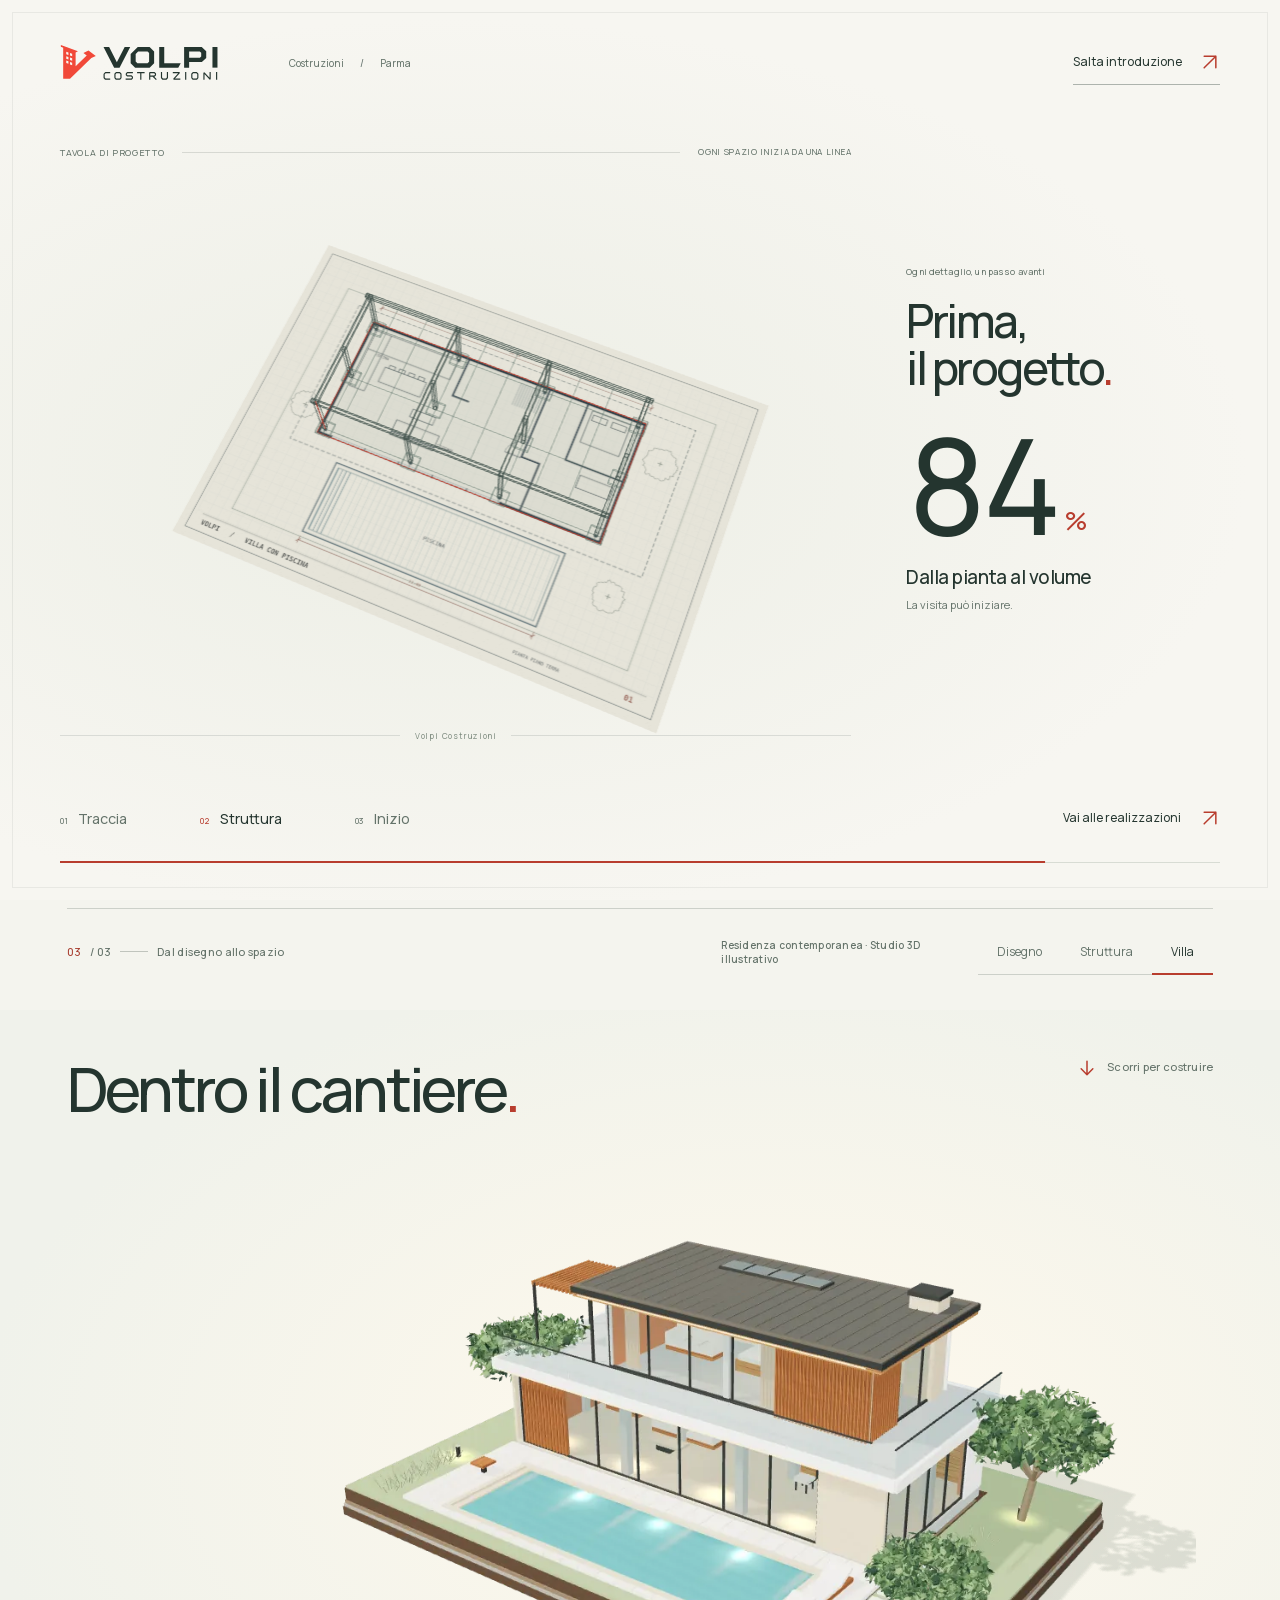
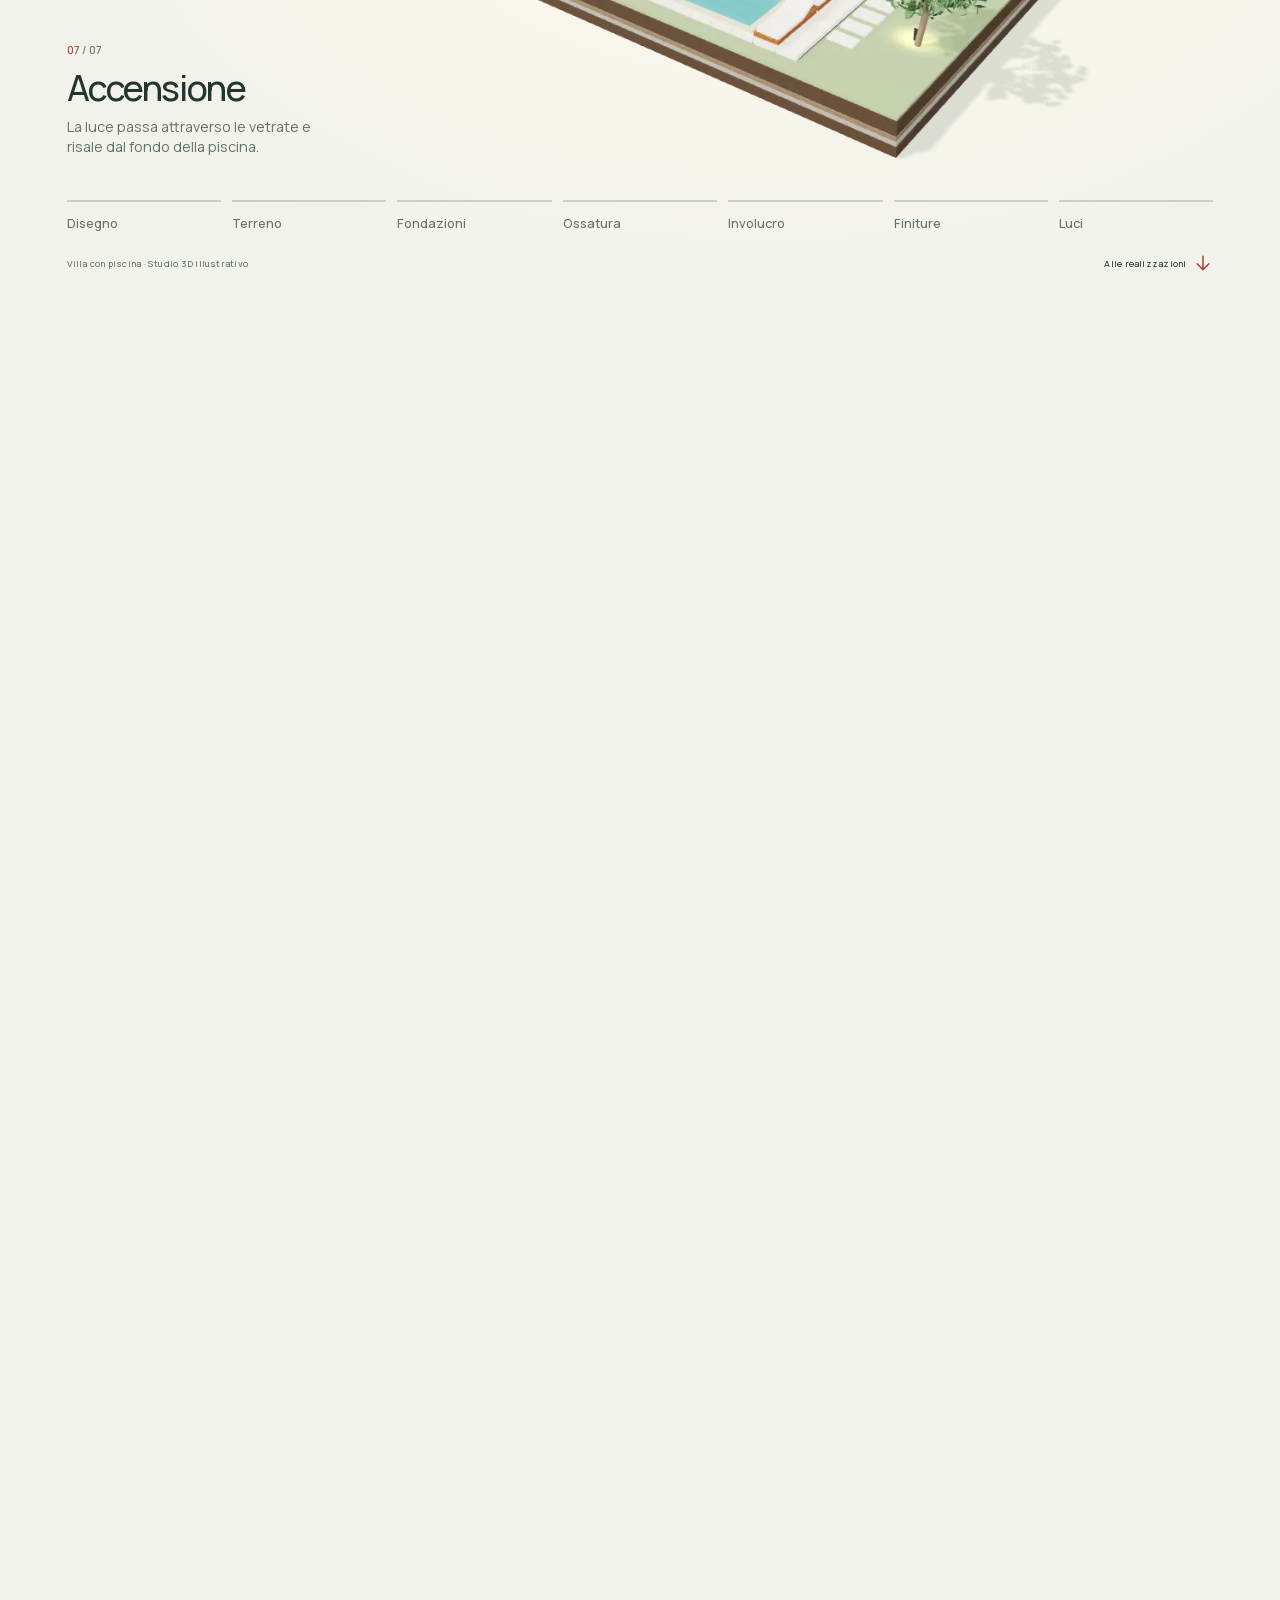
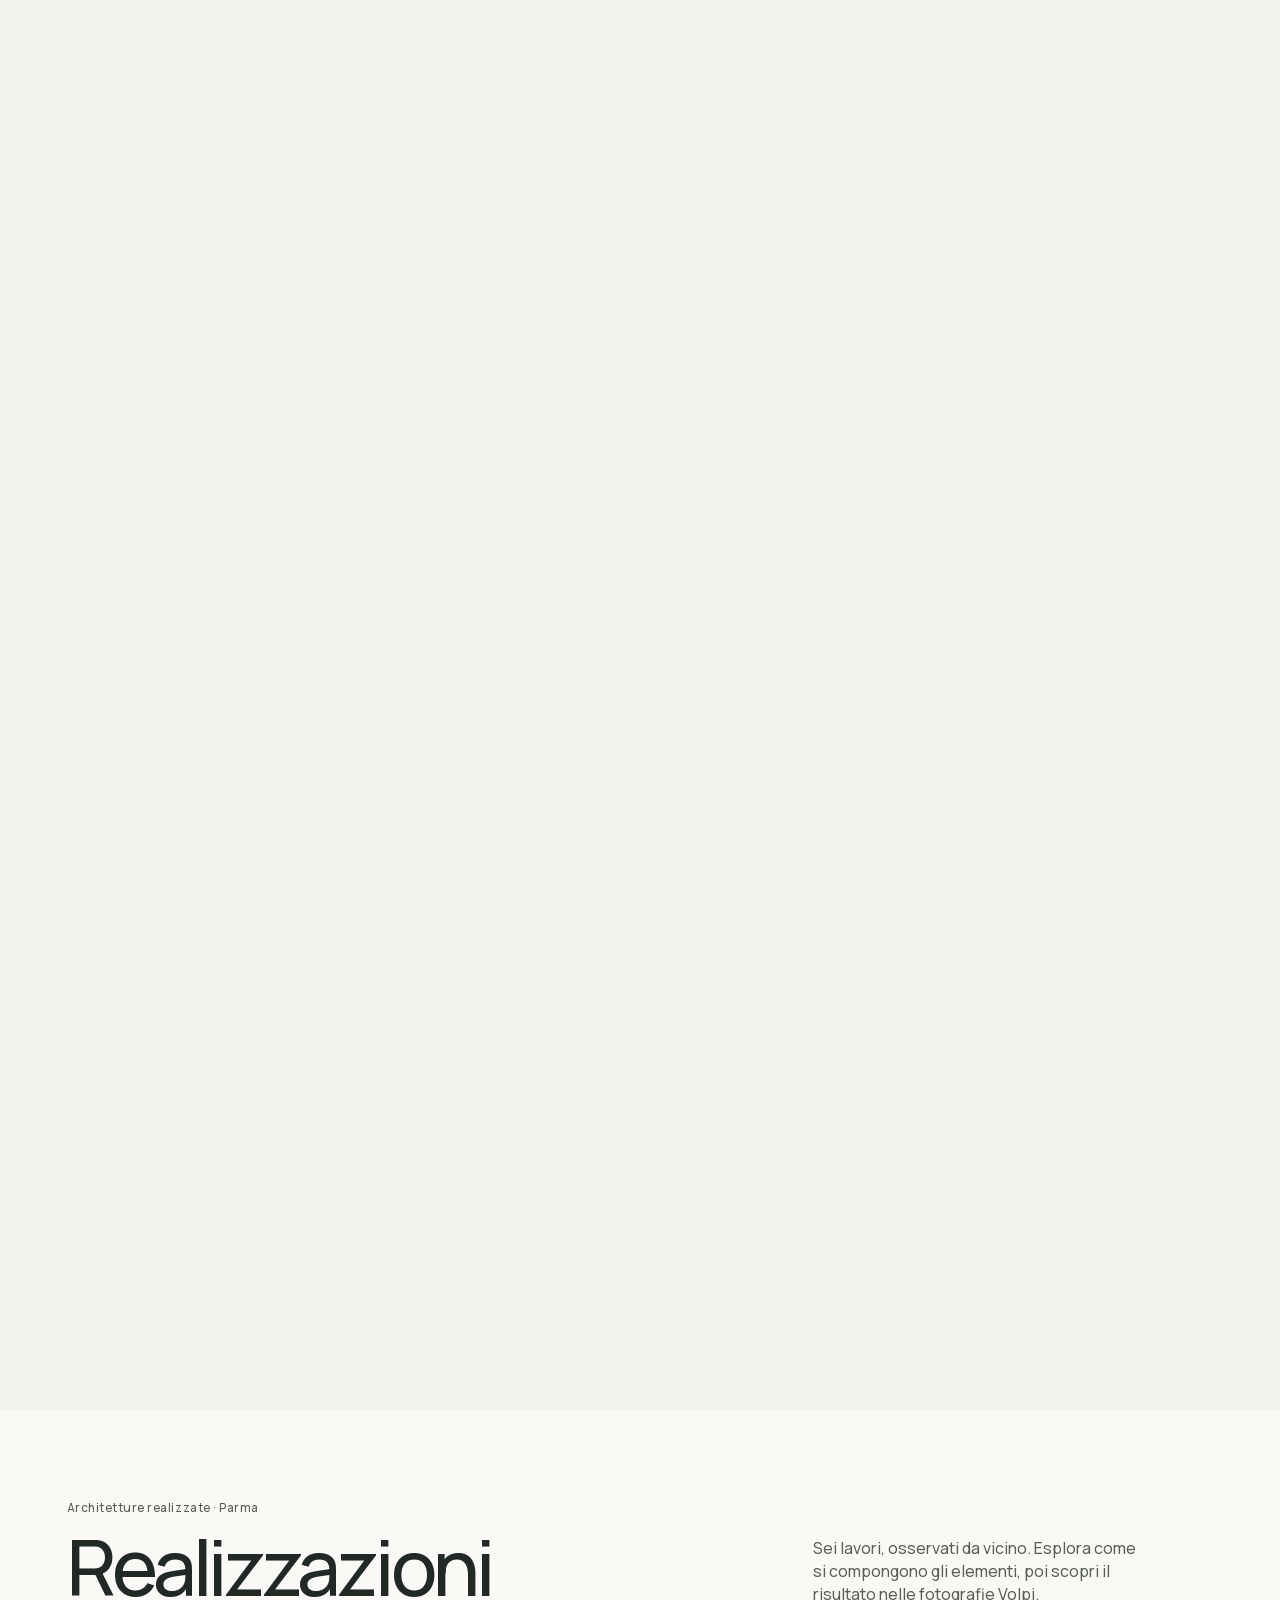
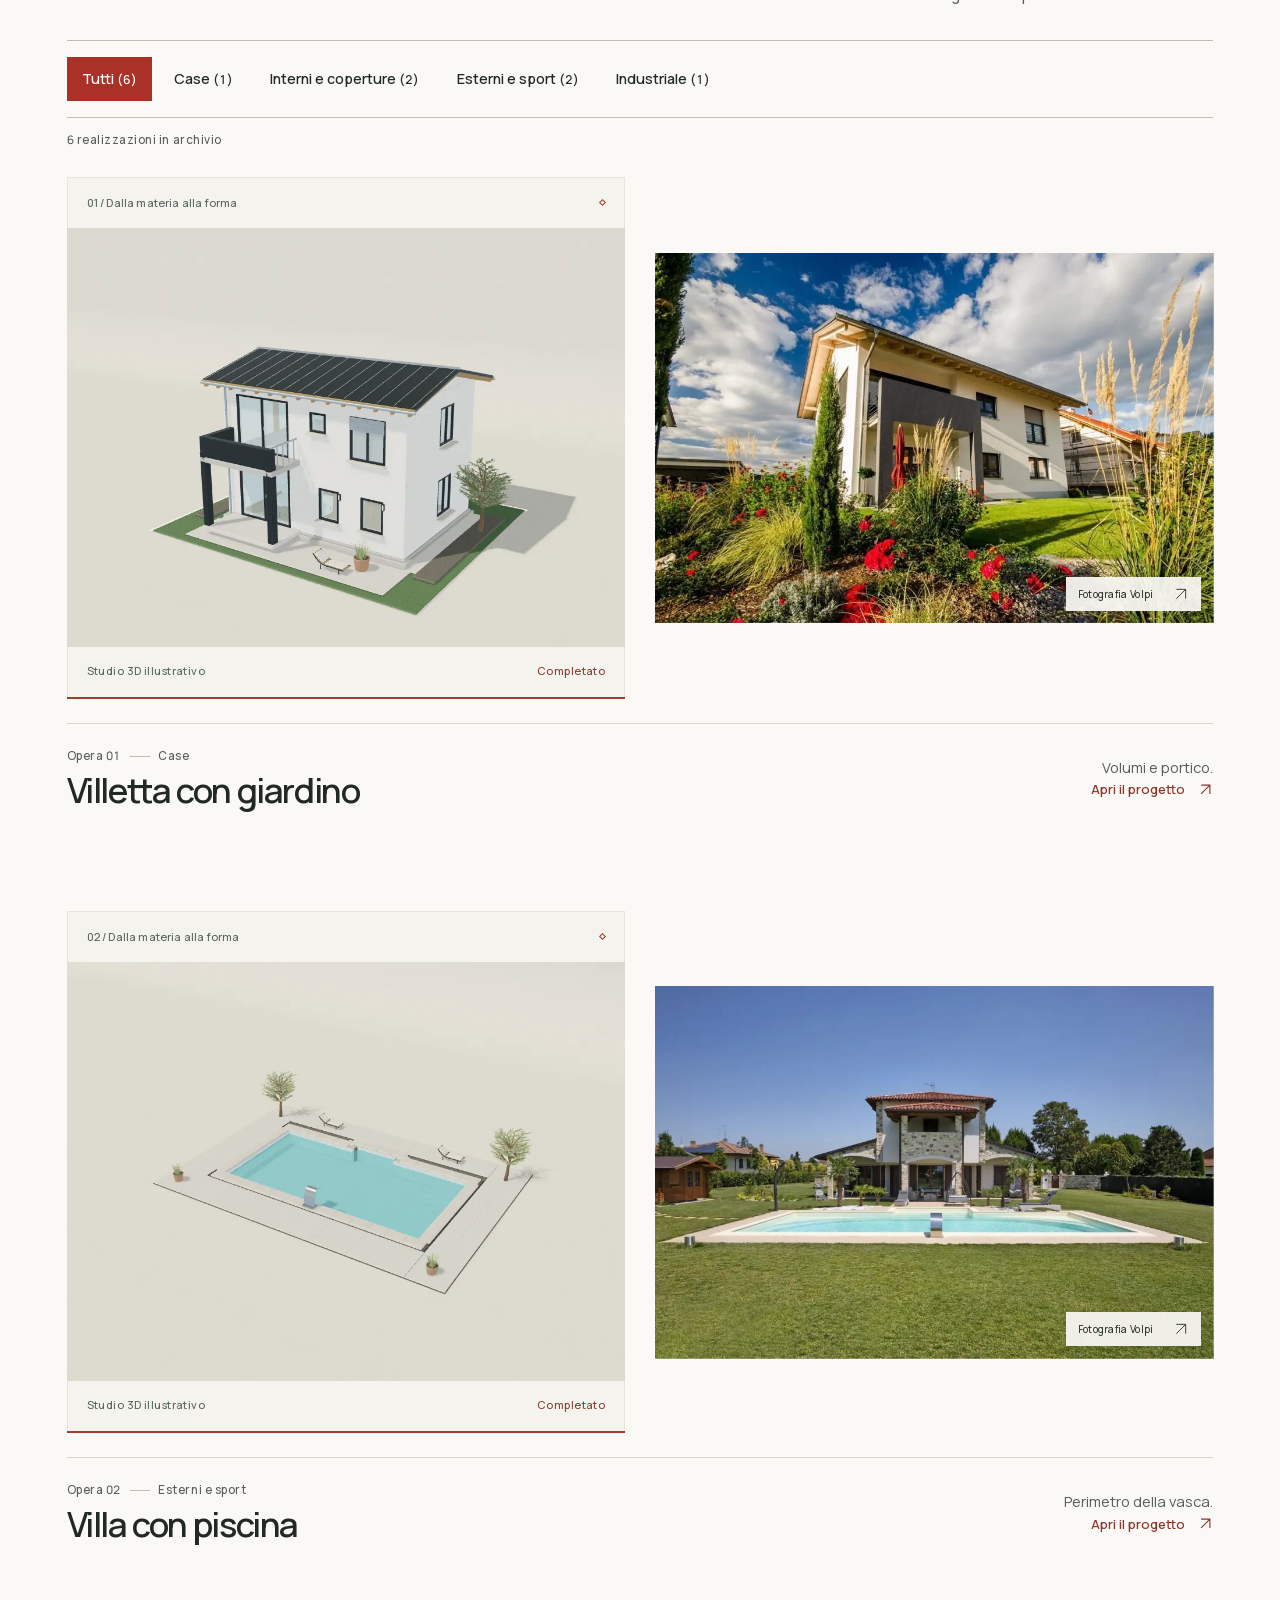
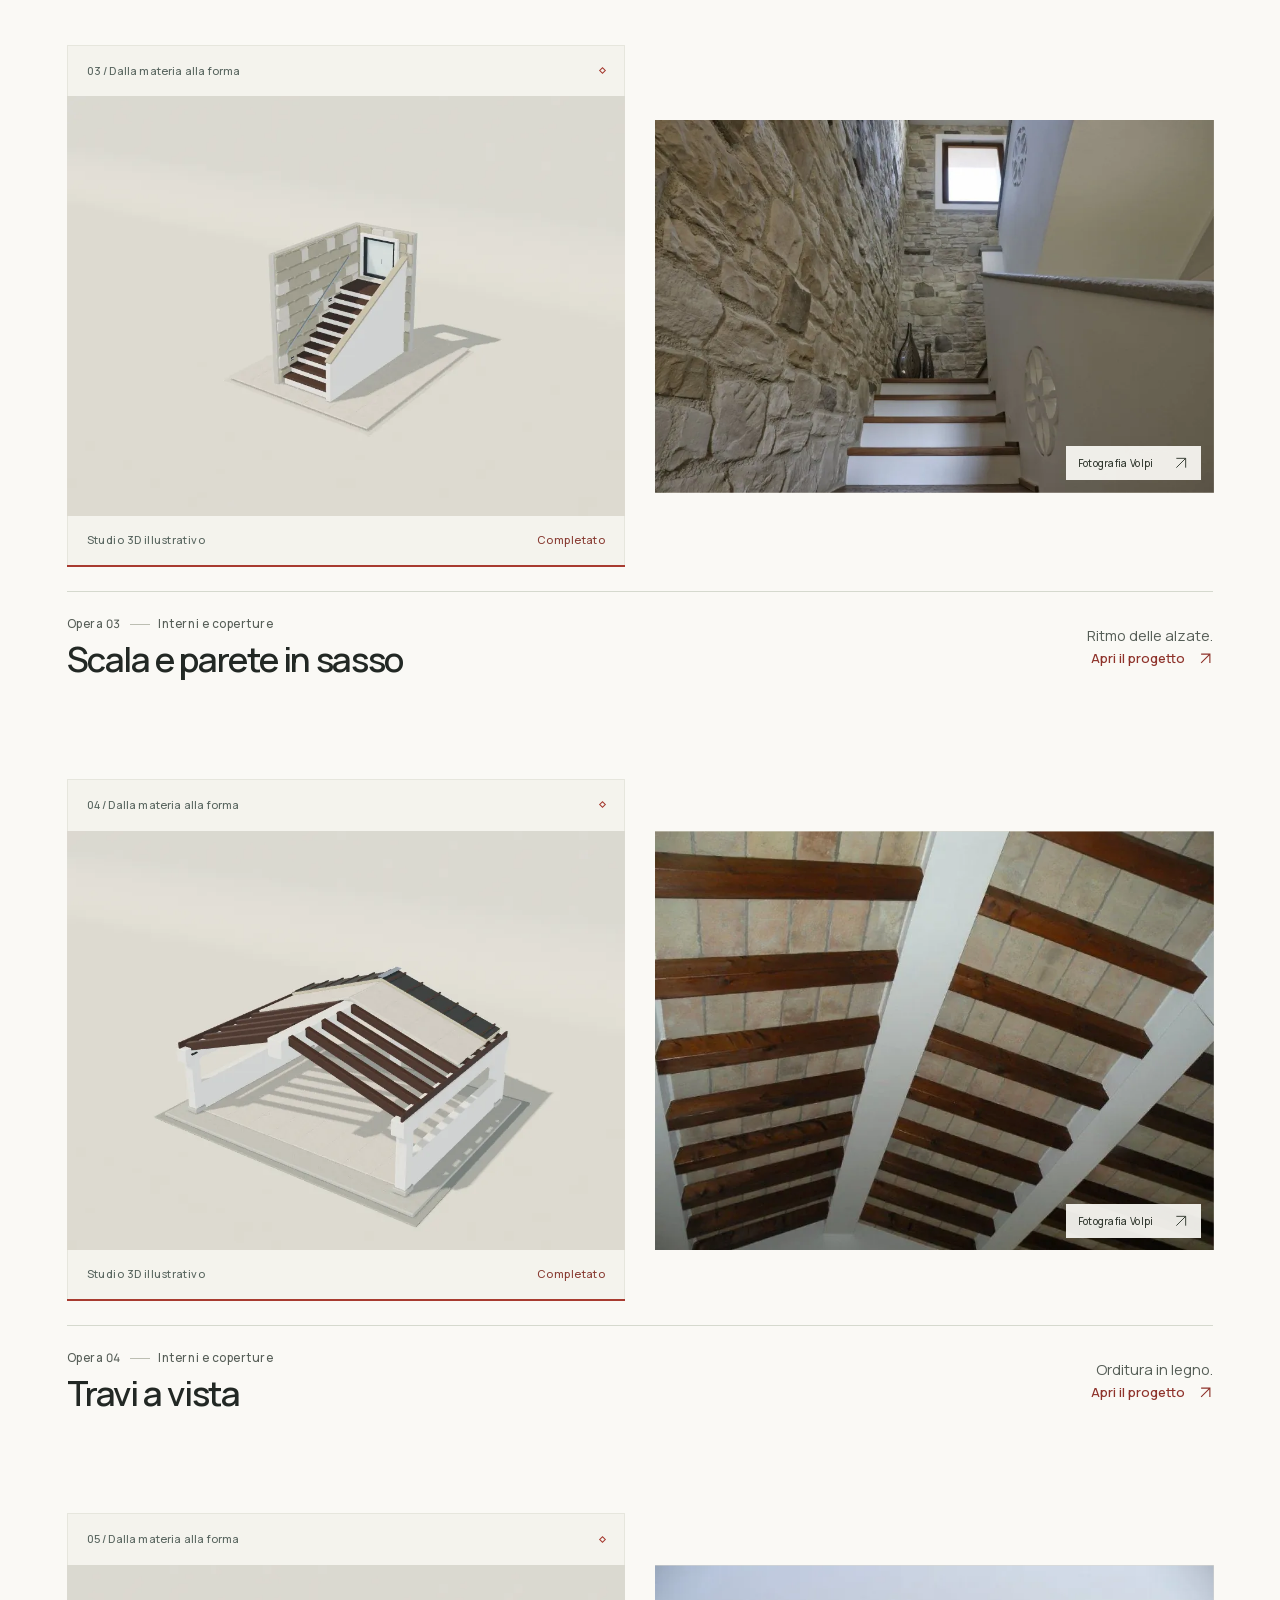
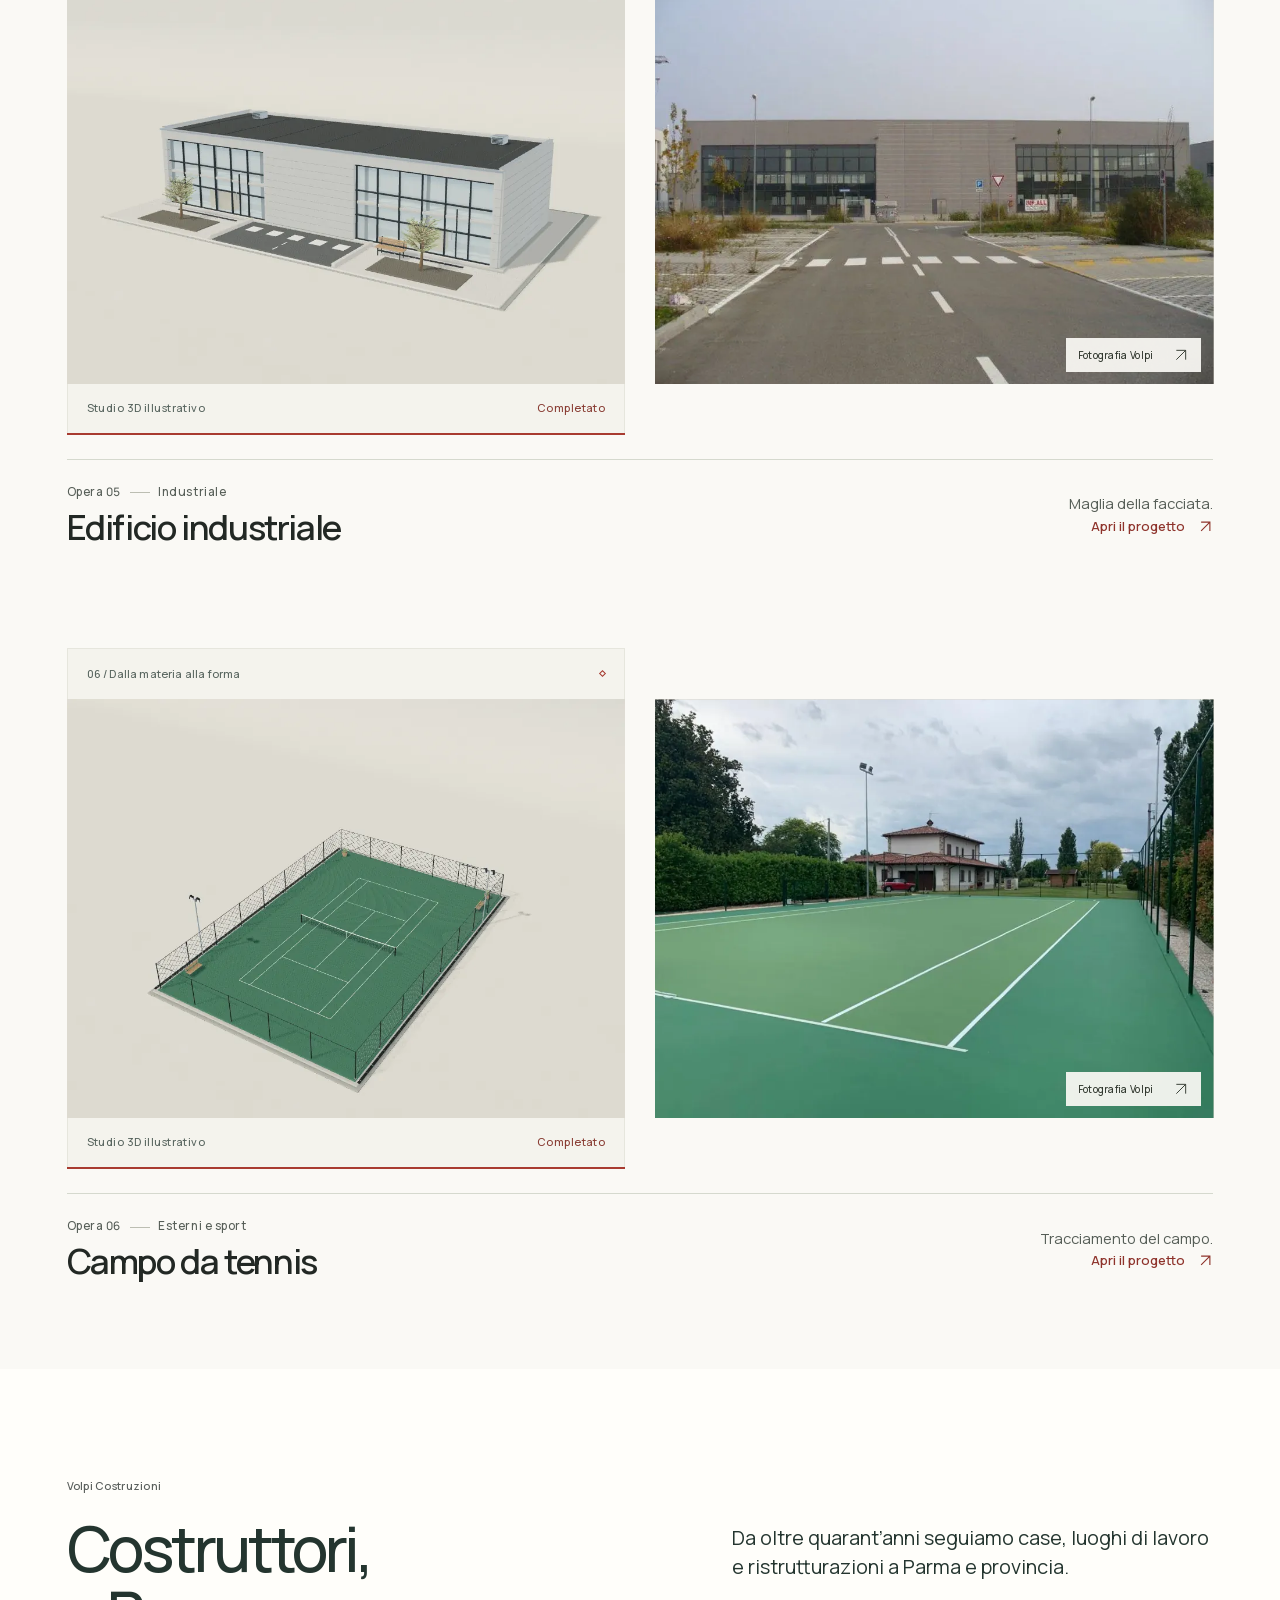
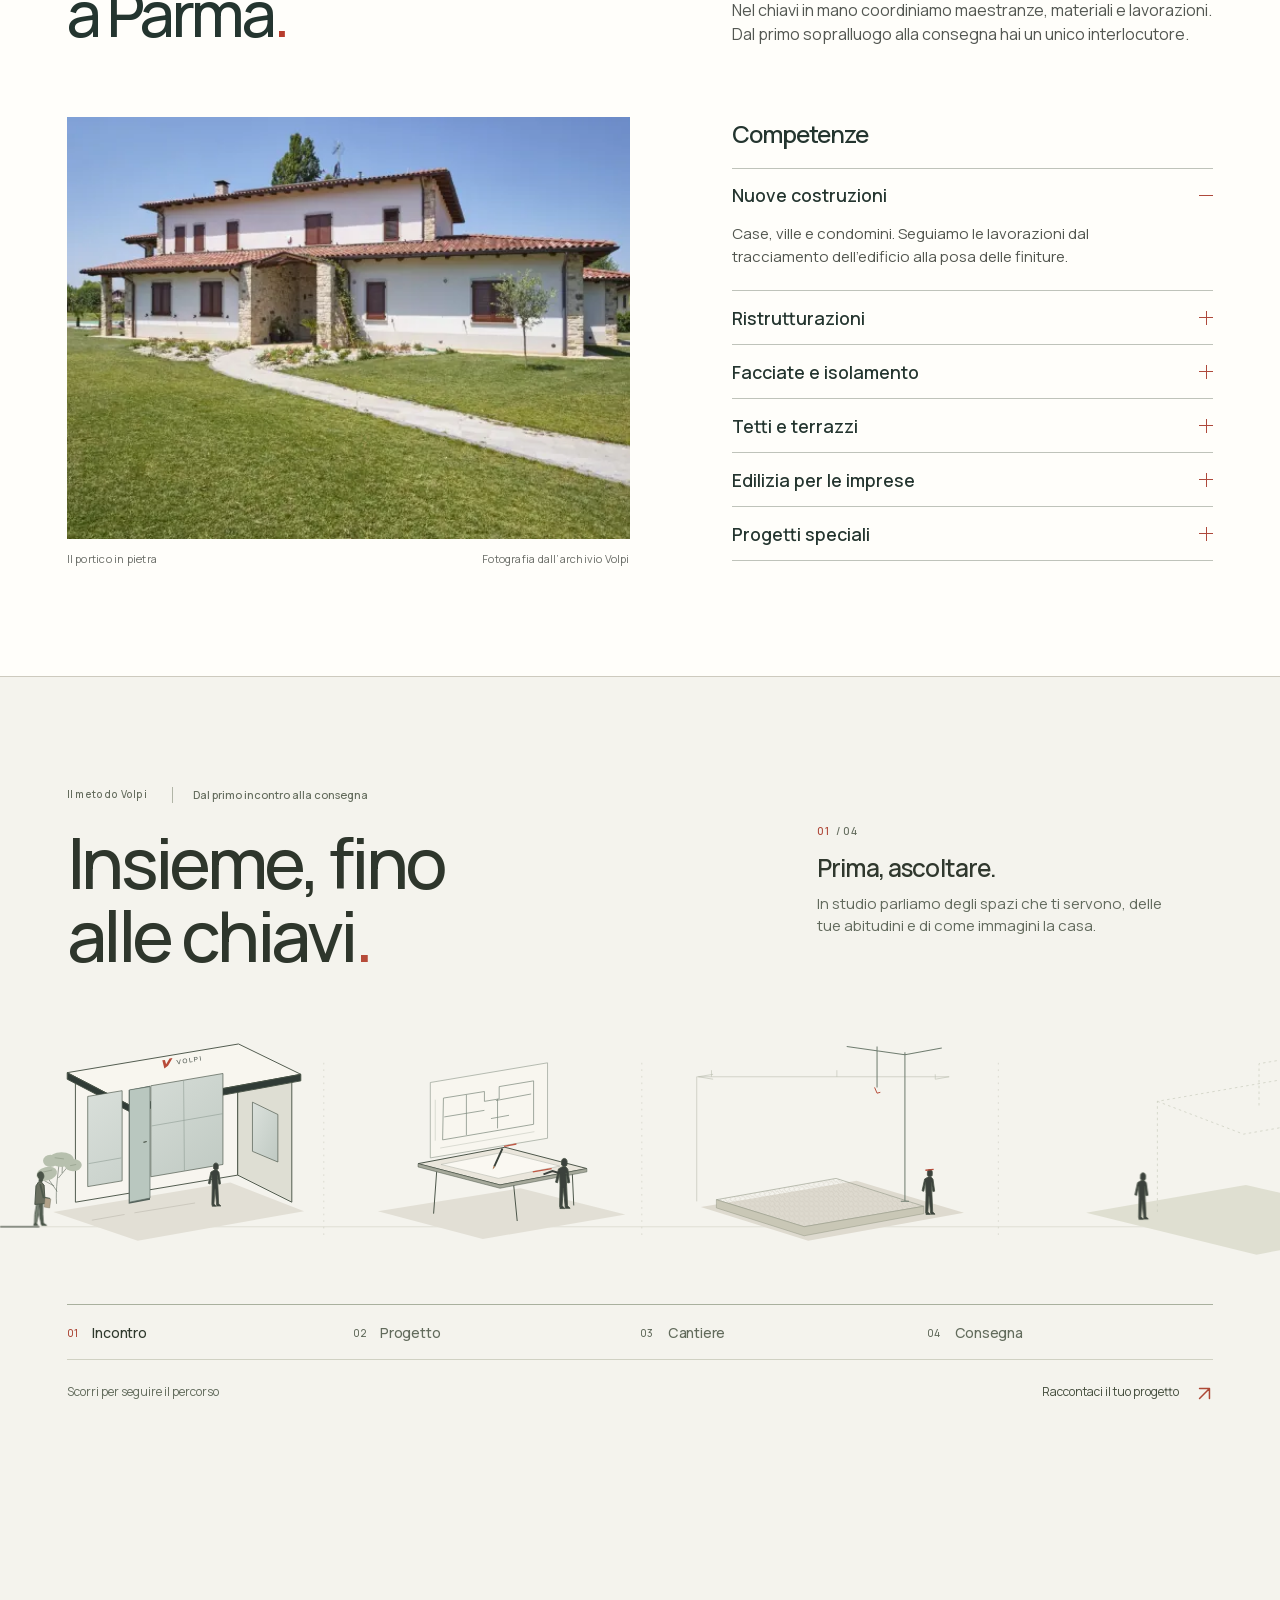
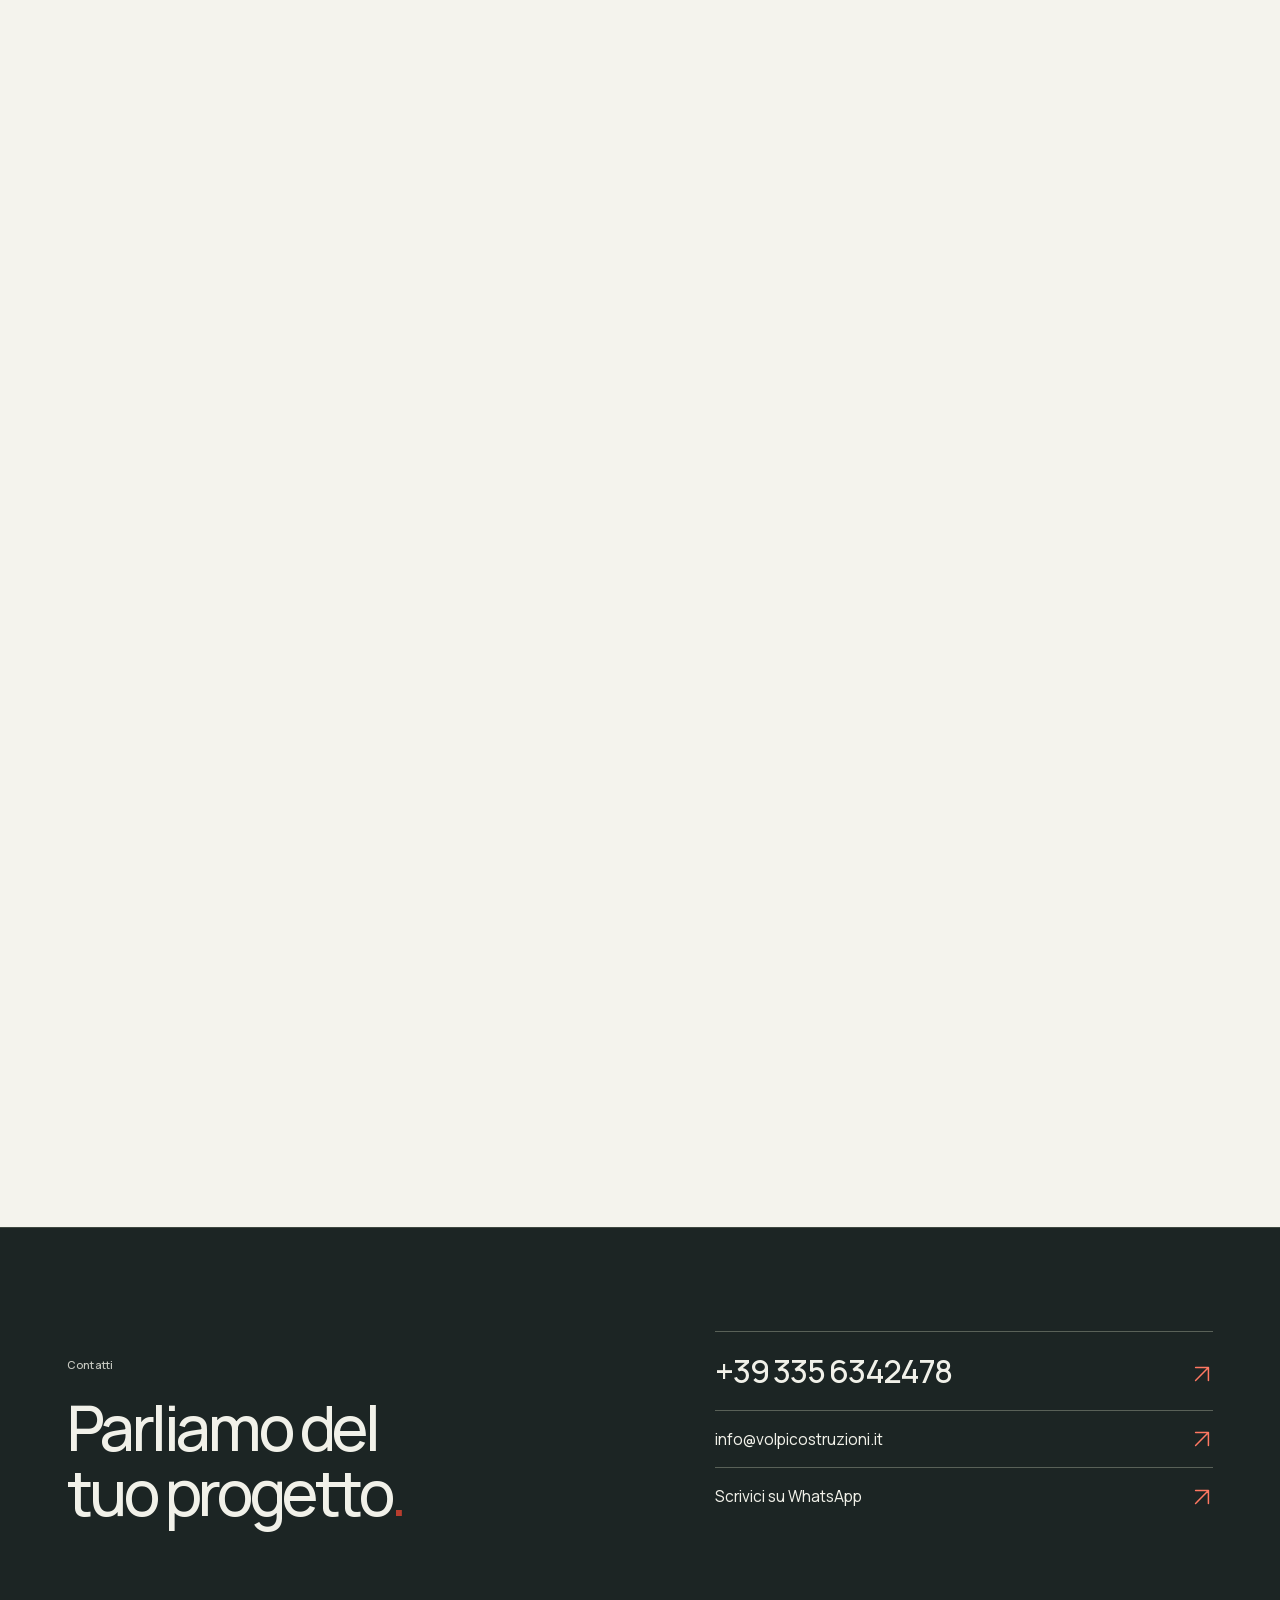
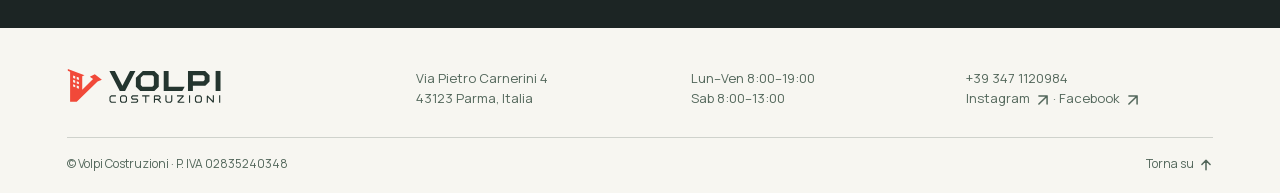
<file: index.html>
<!doctype html>
<html lang="it">
<head>
  <meta charset="UTF-8">
  <meta name="viewport" content="width=device-width, initial-scale=1">
  <meta name="theme-color" content="#f7f6f1">
  <meta name="robots" content="noindex,nofollow">
  <title>Volpi Costruzioni | Dal progetto alla casa, Parma</title>
  <meta name="description" content="Volpi Costruzioni. Nuove costruzioni e ristrutturazioni a Parma e provincia. Esplora il cantiere in 3D e le fotografie dei lavori realizzati.">
  <link rel="icon" type="image/svg+xml" href="./assets/favicon-M661meA5.svg">
  <script>
    (() => {
      const root = document.documentElement;
      // Every document visit begins at the entrance, even from an old gallery
      // link or a reload while a project is open. In-page history stays intact.
      const start = new URL(location.href);
      start.hash = '';
      start.searchParams.delete('categoria');
      const { volpiWork, ...rest } = history.state || {};
      history.replaceState(Object.keys(rest).length ? rest : null, '', start);
      history.scrollRestoration = 'manual';
      window.scrollTo({ top:0, left:0, behavior:'instant' });
      let opened = false;
      const restoreScroll = () => { history.scrollRestoration = 'auto'; };
      window.addEventListener('volpi:enter', () => {
        if (root.classList.contains('arriving')) window.scrollTo({ top:0, left:0, behavior:'instant' });
        opened = true;
        if (document.readyState === 'complete') setTimeout(restoreScroll, 0);
      }, {once:true});
      window.addEventListener('pageshow', event => {
        // A cached document retains completed animation closures. Recreate it
        // only on a real return from another page, never on tab or dialog changes.
        if (event.persisted) { location.reload(); return; }
        if (!opened) window.scrollTo({ top:0, left:0, behavior:'instant' });
        if (opened) setTimeout(restoreScroll, 0);
      });
      const query = new URLSearchParams(location.search);
      if (matchMedia('(prefers-reduced-motion: reduce)').matches || query.get('motion') === 'reduce' || query.get('static') === '1') {
        root.setAttribute('data-reduced',''); return;
      }
      root.classList.add('arriving');
      // Keep the site reachable even when the main module cannot be fetched.
      function release() {
        root.classList.remove('arriving');
        document.querySelector('#site-content')?.removeAttribute('inert');
      }
      window.addEventListener('volpi:enter', release, {once:true});
      window.addEventListener('error', event => {
        if (event.target?.tagName === 'SCRIPT' && event.target.type === 'module') release();
      }, true);
      document.addEventListener('click', event => { if (event.target.closest('[data-entry-skip], [data-entry-work]')) release(); });
      document.addEventListener('keydown', event => { if (event.key === 'Escape') release(); });
      setTimeout(() => {
        if (root.classList.contains('arriving') && !document.querySelector('#arrival')?.dataset.controlled) { window.dispatchEvent(new Event('volpi:skip')); release(); }
      }, 13500);
    })();
  </script>
  <script type="module" crossorigin src="./assets/index-B4hdHkBS.js"></script>
  <link rel="stylesheet" crossorigin href="./assets/index-Dk9tyA53.css">
</head>
<body id="inizio" class="volpi-daylight volpi-residence">
<div id="arrival" class="arrival arrival-atrium" role="dialog" aria-modal="true" aria-labelledby="arrival-heading" data-entry-act="disegno">
  <div class="arrival-head">
    <div class="arrival-mark"><img src="data:image/svg+xml,%3csvg%20xmlns='http://www.w3.org/2000/svg'%20width='212'%20height='49'%20viewBox='0%200%20212%2049'%20role='img'%20aria-labelledby='brand-title'%3e%3ctitle%20id='brand-title'%3eVolpi%20Costruzioni%3c/title%3e%3cpath%20fill='%23F14939'%20fill-rule='evenodd'%20d='%20M1.1%201.2%2023.9%209.7%2020.8%2011.1%2020.8%2029.5%2035.6%2015.1%2031.2%2012.0%2038.0%208.6%2047.7%2016.0%2041.8%2018.4%2013.3%2046.0%204.2%2046.0%204.2%205.1%201.1%203.8Z%20M8.3%2010.2V13.5L11.2%2014.5V11.2Z%20M13.3%2012.0V15.3L16.2%2016.3V13.0Z%20M8.3%2016.1V19.4L11.2%2020.4V17.1Z%20M13.3%2017.9V21.2L16.2%2022.2V18.9Z%20M8.3%2022.0V25.3L11.2%2026.3V23.0Z%20M13.3%2023.8V27.1L16.2%2028.1V24.8Z'/%3e%3cg%20fill='%2324352F'%20fill-rule='evenodd'%3e%3cpath%20d='M58%204H65.5L75.8%2024.1%2086.2%204H93.6L79.4%2031.3H72.2Z'/%3e%3cpath%20d='M103.7%204H119.5L125.5%209.8V25.5L119.5%2031.3H100.2L94.2%2025.5V13.2ZM104.2%209.9%20100.9%2013.2V23.3L103.2%2025.5H116.7L118.8%2023.4V11.9L116.8%209.9Z'/%3e%3cpath%20d='M132.3%204H139.0V25.4H161.0L157.7%2031.3H132.3Z'/%3e%3cpath%20d='M165.5%204H189.0L195.0%209.7V18.4L189.2%2024.0H172.2V31.3H165.5ZM172.2%209.8V18.2H186.5L188.3%2016.5V11.7L186.3%209.8Z'/%3e%3cpath%20d='M203.3%204H210.0V31.3H203.3Z'/%3e%3c/g%3e%3cg%20fill='none'%20stroke='%2324352F'%20stroke-width='1.32'%20stroke-linecap='square'%20stroke-linejoin='bevel'%20transform='translate(-9.7%20-10.4)%20scale(1.165%201.25)'%3e%3cpath%20d='M65.1%2038.7H60.3L58.8%2040.2V44.1L60.3%2045.6H65.1'/%3e%3cpath%20d='M72.6%2038.7H76.7L78.1%2040.1V44.2L76.7%2045.6H72.6L71.2%2044.2V40.1Z'/%3e%3cpath%20d='M91.1%2038.7H85.3L84.2%2039.9V40.9L85.3%2042.1H90.0L91.2%2043.3V44.5L90.0%2045.6H84.1'/%3e%3cpath%20d='M97.2%2038.7H104.5M100.8%2038.8V45.6'/%3e%3cpath%20d='M111.0%2045.6V38.7H116.4L117.6%2039.9V41.2L116.4%2042.4H111.2M114.7%2042.4L118.1%2045.6'/%3e%3cpath%20d='M124.5%2038.7V44.1L126.0%2045.6H129.8L131.3%2044.1V38.7'/%3e%3cpath%20d='M138.1%2038.7H145.1L138.4%2045.6H145.4'/%3e%3cpath%20d='M152.2%2038.7V45.6'/%3e%3cpath%20d='M160.6%2038.7H164.7L166.1%2040.1V44.2L164.7%2045.6H160.6L159.2%2044.2V40.1Z'/%3e%3cpath%20d='M173.1%2045.6V38.7L180.2%2045.6V38.7'/%3e%3cpath%20d='M187.6%2038.7V45.6'/%3e%3c/g%3e%3c/svg%3e" width="212" height="49" alt="Volpi Costruzioni"></div>
    <p class="arrival-edition">Costruzioni <span aria-hidden="true">/</span> Parma</p>
    <button type="button" data-entry-skip>Salta introduzione <span aria-hidden="true"><svg class="volpi-icon" aria-hidden="true" focusable="false" viewBox="0 0 24 24" fill="none"><path d="M5 19 19 5M5 5h14v14"/></svg></span></button>
  </div>

  <div class="arrival-studio-label" aria-hidden="true"><span>Tavola di progetto</span><span class="arrival-studio-rule"></span><span>Ogni spazio inizia da una linea</span></div>
  <div class="arrival-scene model-slot" aria-hidden="true"><img class="stage-plate" src="./arrival/00.webp" width="1120" height="800" alt="" fetchpriority="high"></div>
  <div class="arrival-stage-edge" aria-hidden="true"><i></i><span>Volpi Costruzioni</span><i></i></div>

  <div class="arrival-narrative">
    <p class="arrival-overtitle">Ogni dettaglio, un passo avanti</p>
    <h2 class="arrival-manifest" id="arrival-heading">Prima,<br>il progetto<span>.</span></h2>
    <div class="entry-counter" aria-hidden="true"><span data-entry-count>0</span><small>%</small></div>
    <p class="arrival-title" data-entry-title>Disegno su carta</p>
    <p class="entry-status" data-entry-status role="status" aria-live="polite" aria-atomic="true">Preparazione della visita</p>
  </div>

  <div class="arrival-foot">
    <ol class="arrival-chapters" aria-label="Le tre fasi della visita">
      <li data-entry-chapter="disegno"><span class="arrival-chapter-number" aria-hidden="true">01</span><span>Traccia</span></li>
      <li data-entry-chapter="materia"><span class="arrival-chapter-number" aria-hidden="true">02</span><span>Struttura</span></li>
      <li data-entry-chapter="luce"><span class="arrival-chapter-number" aria-hidden="true">03</span><span>Inizio</span></li>
    </ol>
    <a class="entry-work" href="#lavori" data-entry-work>Vai alle realizzazioni <span aria-hidden="true"><svg class="volpi-icon" aria-hidden="true" focusable="false" viewBox="0 0 24 24" fill="none"><path d="M5 19 19 5M5 5h14v14"/></svg></span></a>
    <div class="entry-track" role="progressbar" aria-label="Caricamento del sito" aria-valuemin="0" aria-valuemax="100" aria-valuenow="0"><i></i></div>
  </div>
</div>
  <div id="site-content">
  <a class="skip-link" href="#contenuto">Vai al contenuto</a>
  <header class="masthead">
    <a class="mast-logo" href="#inizio" aria-label="Volpi Costruzioni, inizio"><img src="data:image/svg+xml,%3csvg%20xmlns='http://www.w3.org/2000/svg'%20width='212'%20height='49'%20viewBox='0%200%20212%2049'%20role='img'%20aria-labelledby='brand-title'%3e%3ctitle%20id='brand-title'%3eVolpi%20Costruzioni%3c/title%3e%3cpath%20fill='%23F14939'%20fill-rule='evenodd'%20d='%20M1.1%201.2%2023.9%209.7%2020.8%2011.1%2020.8%2029.5%2035.6%2015.1%2031.2%2012.0%2038.0%208.6%2047.7%2016.0%2041.8%2018.4%2013.3%2046.0%204.2%2046.0%204.2%205.1%201.1%203.8Z%20M8.3%2010.2V13.5L11.2%2014.5V11.2Z%20M13.3%2012.0V15.3L16.2%2016.3V13.0Z%20M8.3%2016.1V19.4L11.2%2020.4V17.1Z%20M13.3%2017.9V21.2L16.2%2022.2V18.9Z%20M8.3%2022.0V25.3L11.2%2026.3V23.0Z%20M13.3%2023.8V27.1L16.2%2028.1V24.8Z'/%3e%3cg%20fill='%2324352F'%20fill-rule='evenodd'%3e%3cpath%20d='M58%204H65.5L75.8%2024.1%2086.2%204H93.6L79.4%2031.3H72.2Z'/%3e%3cpath%20d='M103.7%204H119.5L125.5%209.8V25.5L119.5%2031.3H100.2L94.2%2025.5V13.2ZM104.2%209.9%20100.9%2013.2V23.3L103.2%2025.5H116.7L118.8%2023.4V11.9L116.8%209.9Z'/%3e%3cpath%20d='M132.3%204H139.0V25.4H161.0L157.7%2031.3H132.3Z'/%3e%3cpath%20d='M165.5%204H189.0L195.0%209.7V18.4L189.2%2024.0H172.2V31.3H165.5ZM172.2%209.8V18.2H186.5L188.3%2016.5V11.7L186.3%209.8Z'/%3e%3cpath%20d='M203.3%204H210.0V31.3H203.3Z'/%3e%3c/g%3e%3cg%20fill='none'%20stroke='%2324352F'%20stroke-width='1.32'%20stroke-linecap='square'%20stroke-linejoin='bevel'%20transform='translate(-9.7%20-10.4)%20scale(1.165%201.25)'%3e%3cpath%20d='M65.1%2038.7H60.3L58.8%2040.2V44.1L60.3%2045.6H65.1'/%3e%3cpath%20d='M72.6%2038.7H76.7L78.1%2040.1V44.2L76.7%2045.6H72.6L71.2%2044.2V40.1Z'/%3e%3cpath%20d='M91.1%2038.7H85.3L84.2%2039.9V40.9L85.3%2042.1H90.0L91.2%2043.3V44.5L90.0%2045.6H84.1'/%3e%3cpath%20d='M97.2%2038.7H104.5M100.8%2038.8V45.6'/%3e%3cpath%20d='M111.0%2045.6V38.7H116.4L117.6%2039.9V41.2L116.4%2042.4H111.2M114.7%2042.4L118.1%2045.6'/%3e%3cpath%20d='M124.5%2038.7V44.1L126.0%2045.6H129.8L131.3%2044.1V38.7'/%3e%3cpath%20d='M138.1%2038.7H145.1L138.4%2045.6H145.4'/%3e%3cpath%20d='M152.2%2038.7V45.6'/%3e%3cpath%20d='M160.6%2038.7H164.7L166.1%2040.1V44.2L164.7%2045.6H160.6L159.2%2044.2V40.1Z'/%3e%3cpath%20d='M173.1%2045.6V38.7L180.2%2045.6V38.7'/%3e%3cpath%20d='M187.6%2038.7V45.6'/%3e%3c/g%3e%3c/svg%3e" width="212" height="49" alt="Volpi Costruzioni"></a>
    <button class="menu-switch" aria-expanded="false" aria-controls="navigation" hidden>Menu <i aria-hidden="true"></i></button>
    <nav id="navigation" aria-label="Navigazione principale">
      <a href="#cantiere">Cantiere 3D</a><a href="#lavori">Realizzazioni</a><a href="#impresa">L’impresa</a>
      <a class="nav-talk" href="#contatti">Contattaci <span aria-hidden="true"><svg class="volpi-icon" aria-hidden="true" focusable="false" viewBox="0 0 24 24" fill="none"><path d="M5 19 19 5M5 5h14v14"/></svg></span></a>
    </nav>
  </header>
  <main id="contenuto">
    <section class="cover cover-live" aria-labelledby="cover-title" data-cover="2">
      <div class="cover-images" aria-hidden="true">
        <div class="cover-scene model-slot"><img class="stage-plate" src="./hero-residence/02.webp" width="1440" height="1080" alt="" aria-hidden="true"></div>
        <img data-plate="0" src="./hero-residence/00.webp" alt="" hidden>
        <img data-plate="1" src="./hero-residence/01.webp" alt="" hidden loading="lazy">
        <img data-plate="2" class="current" src="./hero-residence/02.webp" alt="" hidden>
      </div>
      <div class="residence-caption"><span class="residence-edition">STUDIO 3D / 01</span><p data-hero-note>Dalla prima linea, fino allo spazio abitato.</p></div>
      <div class="residence-tour" aria-label="Esplora la villa" hidden>
        <div class="residence-views" role="group" aria-label="Punto di vista">
          <button type="button" data-hero-view="architecture" aria-pressed="true">Architettura</button><button type="button" data-hero-view="terrace" aria-pressed="false">Terrazza</button><button type="button" data-hero-view="living" aria-pressed="false">Soggiorno</button>
        </div>
        <button class="residence-enter" type="button" data-hero-enter aria-expanded="false">Entra nella villa <svg class="volpi-icon" aria-hidden="true" focusable="false" viewBox="0 0 24 24" fill="none"><path d="M5 12h14m-6-6 6 6-6 6"/></svg></button>
        <button class="residence-replay" type="button" data-hero-replay aria-label="Rivedi la costruzione della villa"><svg class="volpi-icon" aria-hidden="true" focusable="false" viewBox="0 0 24 24" fill="none"><path d="M5 9a8 8 0 1 1-1 7M5 3v6h6"/></svg><span>Ricostruisci</span></button>
      </div>
      <div class="cover-inner wrap">
        <div class="cover-copy">
          <p class="location"><span aria-hidden="true"></span> Impresa edile · Parma</p>
          <h1 id="cover-title">Dal progetto<br>alla casa<span>.</span></h1>
          <p class="cover-summary">Dalle fondazioni alle finiture, costruiamo e ristrutturiamo a Parma e provincia da oltre quarant’anni.</p>
          <div class="cover-actions">
            <a class="cover-works" href="#lavori">Guarda le realizzazioni <span aria-hidden="true"><svg class="volpi-icon" aria-hidden="true" focusable="false" viewBox="0 0 24 24" fill="none"><path d="M5 19 19 5M5 5h14v14"/></svg></span></a>
            <a class="film-link" href="#cantiere">Esplora il cantiere 3D <span aria-hidden="true"><svg class="volpi-icon" aria-hidden="true" focusable="false" viewBox="0 0 24 24" fill="none"><path d="M12 4v16m-7-7 7 7 7-7"/></svg></span></a>
          </div>
        </div>
        <div class="cover-bottom">
          <p class="cover-folio"><span data-cover-folio>03</span> / 03 <i></i> Dal disegno allo spazio</p>
          <div class="plate-picker"><span class="plate-credit">Residenza contemporanea · Studio 3D illustrativo</span>
            <div class="plate-buttons" role="group" aria-label="Fase della costruzione" hidden>
              <button type="button" data-show="0" aria-pressed="false">Disegno</button>
              <button type="button" data-show="1" aria-pressed="false">Struttura</button>
              <button type="button" data-show="2" aria-pressed="true">Villa</button>
            </div>
          </div>
        </div>
      </div>
    </section>

    <section id="cantiere" class="construction" aria-labelledby="build-title">
      <div class="build-sticky">
        <div class="build-top">
          <h2 id="build-title">Dentro il cantiere<span>.</span></h2>
          <p class="build-gesture"><span aria-hidden="true"><svg class="volpi-icon" aria-hidden="true" focusable="false" viewBox="0 0 24 24" fill="none"><path d="M12 4v16m-7-7 7 7 7-7"/></svg></span> Scorri per costruire</p>
        </div>
        <div class="build-scene model-slot" aria-hidden="true"><img class="stage-plate" src="./villa/06.webp" width="1120" height="800" loading="lazy" alt=""></div>
        <div class="build-narration"><p class="build-kicker"><span data-build-number>07</span> / 07</p><h3 data-build-name>Accensione</h3><p data-build-description>La luce passa attraverso le vetrate e risale dal fondo della piscina.</p></div>
        <div class="build-bottom">
          <div class="build-ruler" role="group" aria-label="Scegli una fase della costruzione" hidden></div>
          <div class="build-meta"><span>Villa con piscina · Studio 3D illustrativo</span><a href="#lavori">Alle realizzazioni <span aria-hidden="true"><svg class="volpi-icon" aria-hidden="true" focusable="false" viewBox="0 0 24 24" fill="none"><path d="M12 4v16m-7-7 7 7 7-7"/></svg></span></a></div>
        </div>
      </div>
    </section>
    <section id="lavori" tabindex="-1" aria-label="Realizzazioni Volpi">
      <div class="wrap documentary-fallback">
    <div class="documentary-heading"><p class="rubric">Dall’archivio Volpi</p><h2>Sei realizzazioni,<br>da guardare da vicino<span>.</span></h2><p>Case, interni, spazi all’aperto e luoghi di lavoro. Fotografie delle realizzazioni Volpi.</p></div>
    <div class="documentary-grid"><article data-documentary-project="villetta">
      <a class="documentary-photo" href="./assets/villetta-Cx43U4mQ.jpg" aria-label="Apri la fotografia: Villetta con giardino"><img src="./assets/villetta-photo-480-DhjEaovY.webp" srcset="./assets/villetta-photo-480-DhjEaovY.webp 480w, ./assets/villetta-photo-960-BUQtn4Tt.webp 960w" sizes="(max-width:660px) 94vw, (min-width:1720px) 920px, 53vw" width="960" height="636" loading="lazy" fetchpriority="low" decoding="async" alt="La villetta vista dal giardino, con fiori in primo piano e grandi sporti di copertura."></a>
      <p class="documentary-index">01 / Case</p><h3>Villetta con giardino</h3><p>Il telaio scuro del portico incornicia il giardino. Sopra, lo sporto della falda lascia in vista le teste dei travetti.</p><a class="documentary-contact" href="#contatti">Parliamo della tua casa <span aria-hidden="true">↗</span></a>
    </article><article data-documentary-project="piscina">
      <a class="documentary-photo" href="./assets/piscina-CP25m2Kt.jpg" aria-label="Apri la fotografia: Villa con piscina"><img src="./assets/piscina-photo-480-D6-wgkcj.webp" srcset="./assets/piscina-photo-480-D6-wgkcj.webp 480w, ./assets/piscina-photo-960-DSSInGe8.webp 960w" sizes="(max-width:660px) 94vw, (min-width:1720px) 920px, 53vw" width="1600" height="1067" loading="lazy" fetchpriority="low" decoding="async" alt="Una piscina rettangolare si estende davanti al portico in pietra della villa."></a>
      <p class="documentary-index">02 / Esterni e sport</p><h3>Villa con piscina</h3><p>Una fascia chiara separa l’acqua dal prato. Il bordo cambia direzione sul lato verso la casa, in asse con il portico della villa.</p><a class="documentary-contact" href="#contatti">Parliamo della tua piscina <span aria-hidden="true">↗</span></a>
    </article><article data-documentary-project="scala">
      <a class="documentary-photo" href="./assets/scala-Dqw9OBLn.jpg" aria-label="Apri la fotografia: Scala e parete in sasso"><img src="./assets/scala-photo-480-DxiuBKu1.webp" srcset="./assets/scala-photo-480-DxiuBKu1.webp 480w, ./assets/scala-photo-960-DPgce7PA.webp 960w" sizes="(max-width:660px) 94vw, (min-width:1720px) 920px, 53vw" width="1600" height="1067" loading="lazy" fetchpriority="low" decoding="async" alt="Una rampa di scale sale lungo una parete in sasso verso una finestra alta."></a>
      <p class="documentary-index">03 / Interni e coperture</p><h3>Scala e parete in sasso</h3><p>I bordi scuri delle pedate scandiscono le alzate bianche. La rampa segue la trama irregolare del muro in sasso fino al pianerottolo.</p><a class="documentary-contact" href="#contatti">Parliamo della tua scala <span aria-hidden="true">↗</span></a>
    </article><article data-documentary-project="tetto">
      <a class="documentary-photo" href="./assets/tetto-CkXsdbdD.jpg" aria-label="Apri la fotografia: Travi a vista"><img src="./assets/tetto-photo-480-nM0Fm9lu.webp" srcset="./assets/tetto-photo-480-nM0Fm9lu.webp 480w, ./assets/tetto-photo-800-BBCE8dmH.webp 800w" sizes="(max-width:660px) 94vw, (min-width:1720px) 920px, 53vw" width="800" height="600" loading="lazy" fetchpriority="low" decoding="async" alt="Travi di legno scuro scandiscono le due falde del soffitto."></a>
      <p class="documentary-index">04 / Interni e coperture</p><h3>Travi a vista</h3><p>Le travi in legno disegnano le due falde. Il colore chiaro degli appoggi mette in evidenza il punto in cui ogni trave vi si innesta.</p><a class="documentary-contact" href="#contatti">Parliamo della tua copertura <span aria-hidden="true">↗</span></a>
    </article><article data-documentary-project="industriale">
      <a class="documentary-photo" href="./assets/industriale-BBHI7WPK.jpg" aria-label="Apri la fotografia: Edificio industriale"><img src="./assets/industriale-photo-480-PoRpkJPR.webp" srcset="./assets/industriale-photo-480-PoRpkJPR.webp 480w, ./assets/industriale-photo-800-ZIy7QUlA.webp 800w" sizes="(max-width:660px) 94vw, (min-width:1720px) 920px, 53vw" width="800" height="600" loading="lazy" fetchpriority="low" decoding="async" alt="Il piazzale di accesso conduce al fronte vetrato di un edificio industriale."></a>
      <p class="documentary-index">05 / Industriale</p><h3>Edificio industriale</h3><p>I montanti suddividono le due grandi vetrate in campate regolari. Al centro, il tratto pieno della facciata si allinea alla strada di accesso.</p><a class="documentary-contact" href="#contatti">Parliamo del tuo edificio <span aria-hidden="true">↗</span></a>
    </article><article data-documentary-project="tennis">
      <a class="documentary-photo" href="./assets/tennis-BHF5Jg_r.jpg" aria-label="Apri la fotografia: Campo da tennis"><img src="./assets/tennis-photo-480-D8qOqx0C.webp" srcset="./assets/tennis-photo-480-D8qOqx0C.webp 480w, ./assets/tennis-photo-960-BBSFRgNA.webp 960w" sizes="(max-width:660px) 94vw, (min-width:1720px) 920px, 53vw" width="1024" height="768" loading="lazy" fetchpriority="low" decoding="async" alt="Il campo da tennis verde con linee bianche, recinzione e abitazione sullo sfondo."></a>
      <p class="documentary-index">06 / Esterni e sport</p><h3>Campo da tennis</h3><p>Le linee bianche delimitano il rettangolo di gioco. Oltre la fascia verde perimetrale si leggono i montanti della recinzione e i pali di illuminazione.</p><a class="documentary-contact" href="#contatti">Parliamo del tuo campo <span aria-hidden="true">↗</span></a>
    </article></div>
  </div>
    </section>
    <section class="company" id="impresa" aria-labelledby="company-title">
      <div class="wrap company-grid">
        <div class="company-intro"><p class="rubric">Volpi Costruzioni</p><h2 id="company-title">Costruttori,<br>a Parma<span>.</span></h2></div>
        <div class="company-copy"><p>Da oltre quarant’anni seguiamo case, luoghi di lavoro e ristrutturazioni a Parma e provincia.</p><p>Nel chiavi in mano coordiniamo maestranze, materiali e lavorazioni. Dal primo sopralluogo alla consegna hai un unico interlocutore.</p></div>
        <figure class="company-photo"><div class="facade-comparison"><img src="./assets/portico-foto-600-BulOtXM-.webp" srcset="./assets/portico-foto-600-BulOtXM-.webp 600w, ./assets/portico-foto-1000-Cq-Z-Fdx.webp 1000w" sizes="(max-width:760px) 90vw, 45vw" width="1000" height="667" loading="lazy" decoding="async" alt="La facciata di una residenza con portico in pietra e tetto in coppi"></div><figcaption>Il portico in pietra <span>Fotografia dall’archivio Volpi</span></figcaption></figure>
        <div class="scope" id="servizi"><h3>Competenze</h3>
          <details name="competenze" open><summary>Nuove costruzioni</summary><p>Case, ville e condomini. Seguiamo le lavorazioni dal tracciamento dell’edificio alla posa delle finiture.</p></details>
          <details name="competenze"><summary>Ristrutturazioni</summary><p>Rinnoviamo case, appartamenti, bagni e cucine, coordinando opere murarie, impianti e finiture.</p></details>
          <details name="competenze"><summary>Facciate e isolamento</summary><p>Restauro degli esterni, ripristino delle superfici e isolamento con cappotto termico.</p></details>
          <details name="competenze"><summary>Tetti e terrazzi</summary><p>Coperture, impermeabilizzazioni e lattonerie, dal rilievo delle infiltrazioni al ripristino.</p></details>
          <details name="competenze"><summary>Edilizia per le imprese</summary><p>Capannoni ed edifici industriali, artigianali e commerciali.</p></details>
          <details name="competenze"><summary>Progetti speciali</summary><p>Piscine, campi da tennis, opere in sasso e interventi di adeguamento sismico.</p></details>
        </div>
      </div>
    </section>
    <section id="percorso" aria-label="Dall’incontro alla consegna della casa"><div class="wrap documentary-method"><h2>Dall’incontro alla consegna</h2><p>Ci incontriamo in studio, definiamo il progetto e apriamo il cantiere. Seguiamo i lavori fino al giorno in cui entri nella tua casa.</p></div></section>
    <section class="contact" id="contatti" aria-labelledby="contact-title"><div class="wrap contact-layout">
      <div><p class="rubric">Contatti</p><h2 id="contact-title">Parliamo del<br>tuo progetto<span>.</span></h2></div>
      <div class="contact-panel"><a class="contact-phone" href="tel:+393356342478">+39 335 6342478 <span aria-hidden="true"><svg class="volpi-icon" aria-hidden="true" focusable="false" viewBox="0 0 24 24" fill="none"><path d="M5 19 19 5M5 5h14v14"/></svg></span></a><a class="contact-mail" href="mailto:info@volpicostruzioni.it">info@volpicostruzioni.it <span aria-hidden="true"><svg class="volpi-icon" aria-hidden="true" focusable="false" viewBox="0 0 24 24" fill="none"><path d="M5 19 19 5M5 5h14v14"/></svg></span></a><a class="contact-wa" href="https://wa.me/393356342478" target="_blank" rel="noopener noreferrer">Scrivici su WhatsApp <span aria-hidden="true"><svg class="volpi-icon" aria-hidden="true" focusable="false" viewBox="0 0 24 24" fill="none"><path d="M5 19 19 5M5 5h14v14"/></svg></span></a></div>
    </div></section>
  </main>
  <footer class="foot wrap">
    <a href="#inizio" aria-label="Volpi Costruzioni, torna all’inizio"><img src="data:image/svg+xml,%3csvg%20xmlns='http://www.w3.org/2000/svg'%20width='212'%20height='49'%20viewBox='0%200%20212%2049'%20role='img'%20aria-labelledby='brand-title'%3e%3ctitle%20id='brand-title'%3eVolpi%20Costruzioni%3c/title%3e%3cpath%20fill='%23F14939'%20fill-rule='evenodd'%20d='%20M1.1%201.2%2023.9%209.7%2020.8%2011.1%2020.8%2029.5%2035.6%2015.1%2031.2%2012.0%2038.0%208.6%2047.7%2016.0%2041.8%2018.4%2013.3%2046.0%204.2%2046.0%204.2%205.1%201.1%203.8Z%20M8.3%2010.2V13.5L11.2%2014.5V11.2Z%20M13.3%2012.0V15.3L16.2%2016.3V13.0Z%20M8.3%2016.1V19.4L11.2%2020.4V17.1Z%20M13.3%2017.9V21.2L16.2%2022.2V18.9Z%20M8.3%2022.0V25.3L11.2%2026.3V23.0Z%20M13.3%2023.8V27.1L16.2%2028.1V24.8Z'/%3e%3cg%20fill='%2324352F'%20fill-rule='evenodd'%3e%3cpath%20d='M58%204H65.5L75.8%2024.1%2086.2%204H93.6L79.4%2031.3H72.2Z'/%3e%3cpath%20d='M103.7%204H119.5L125.5%209.8V25.5L119.5%2031.3H100.2L94.2%2025.5V13.2ZM104.2%209.9%20100.9%2013.2V23.3L103.2%2025.5H116.7L118.8%2023.4V11.9L116.8%209.9Z'/%3e%3cpath%20d='M132.3%204H139.0V25.4H161.0L157.7%2031.3H132.3Z'/%3e%3cpath%20d='M165.5%204H189.0L195.0%209.7V18.4L189.2%2024.0H172.2V31.3H165.5ZM172.2%209.8V18.2H186.5L188.3%2016.5V11.7L186.3%209.8Z'/%3e%3cpath%20d='M203.3%204H210.0V31.3H203.3Z'/%3e%3c/g%3e%3cg%20fill='none'%20stroke='%2324352F'%20stroke-width='1.32'%20stroke-linecap='square'%20stroke-linejoin='bevel'%20transform='translate(-9.7%20-10.4)%20scale(1.165%201.25)'%3e%3cpath%20d='M65.1%2038.7H60.3L58.8%2040.2V44.1L60.3%2045.6H65.1'/%3e%3cpath%20d='M72.6%2038.7H76.7L78.1%2040.1V44.2L76.7%2045.6H72.6L71.2%2044.2V40.1Z'/%3e%3cpath%20d='M91.1%2038.7H85.3L84.2%2039.9V40.9L85.3%2042.1H90.0L91.2%2043.3V44.5L90.0%2045.6H84.1'/%3e%3cpath%20d='M97.2%2038.7H104.5M100.8%2038.8V45.6'/%3e%3cpath%20d='M111.0%2045.6V38.7H116.4L117.6%2039.9V41.2L116.4%2042.4H111.2M114.7%2042.4L118.1%2045.6'/%3e%3cpath%20d='M124.5%2038.7V44.1L126.0%2045.6H129.8L131.3%2044.1V38.7'/%3e%3cpath%20d='M138.1%2038.7H145.1L138.4%2045.6H145.4'/%3e%3cpath%20d='M152.2%2038.7V45.6'/%3e%3cpath%20d='M160.6%2038.7H164.7L166.1%2040.1V44.2L164.7%2045.6H160.6L159.2%2044.2V40.1Z'/%3e%3cpath%20d='M173.1%2045.6V38.7L180.2%2045.6V38.7'/%3e%3cpath%20d='M187.6%2038.7V45.6'/%3e%3c/g%3e%3c/svg%3e" width="212" height="49" alt="Volpi Costruzioni"></a>
    <address>Via Pietro Carnerini 4<br>43123 Parma, Italia</address>
    <div>Lun–Ven 8:00–19:00<br>Sab 8:00–13:00</div>
    <div><a href="tel:+393471120984">+39 347 1120984</a><br><a href="https://www.instagram.com/volpi_costruzioni_parma/" target="_blank" rel="noopener noreferrer">Instagram <svg class="volpi-icon" aria-hidden="true" focusable="false" viewBox="0 0 24 24" fill="none"><path d="M5 19 19 5M5 5h14v14"/></svg></a> · <a href="https://www.facebook.com/volpicostruzioni/" target="_blank" rel="noopener noreferrer">Facebook <svg class="volpi-icon" aria-hidden="true" focusable="false" viewBox="0 0 24 24" fill="none"><path d="M5 19 19 5M5 5h14v14"/></svg></a></div>
    <div class="foot-end">© Volpi Costruzioni · P. IVA 02835240348 <a href="#inizio">Torna su <svg class="volpi-icon" aria-hidden="true" focusable="false" viewBox="0 0 24 24" fill="none"><path d="M12 20V4m-7 7 7-7 7 7"/></svg></a></div>
  </footer>
  </div>
</body>
</html>
</file>
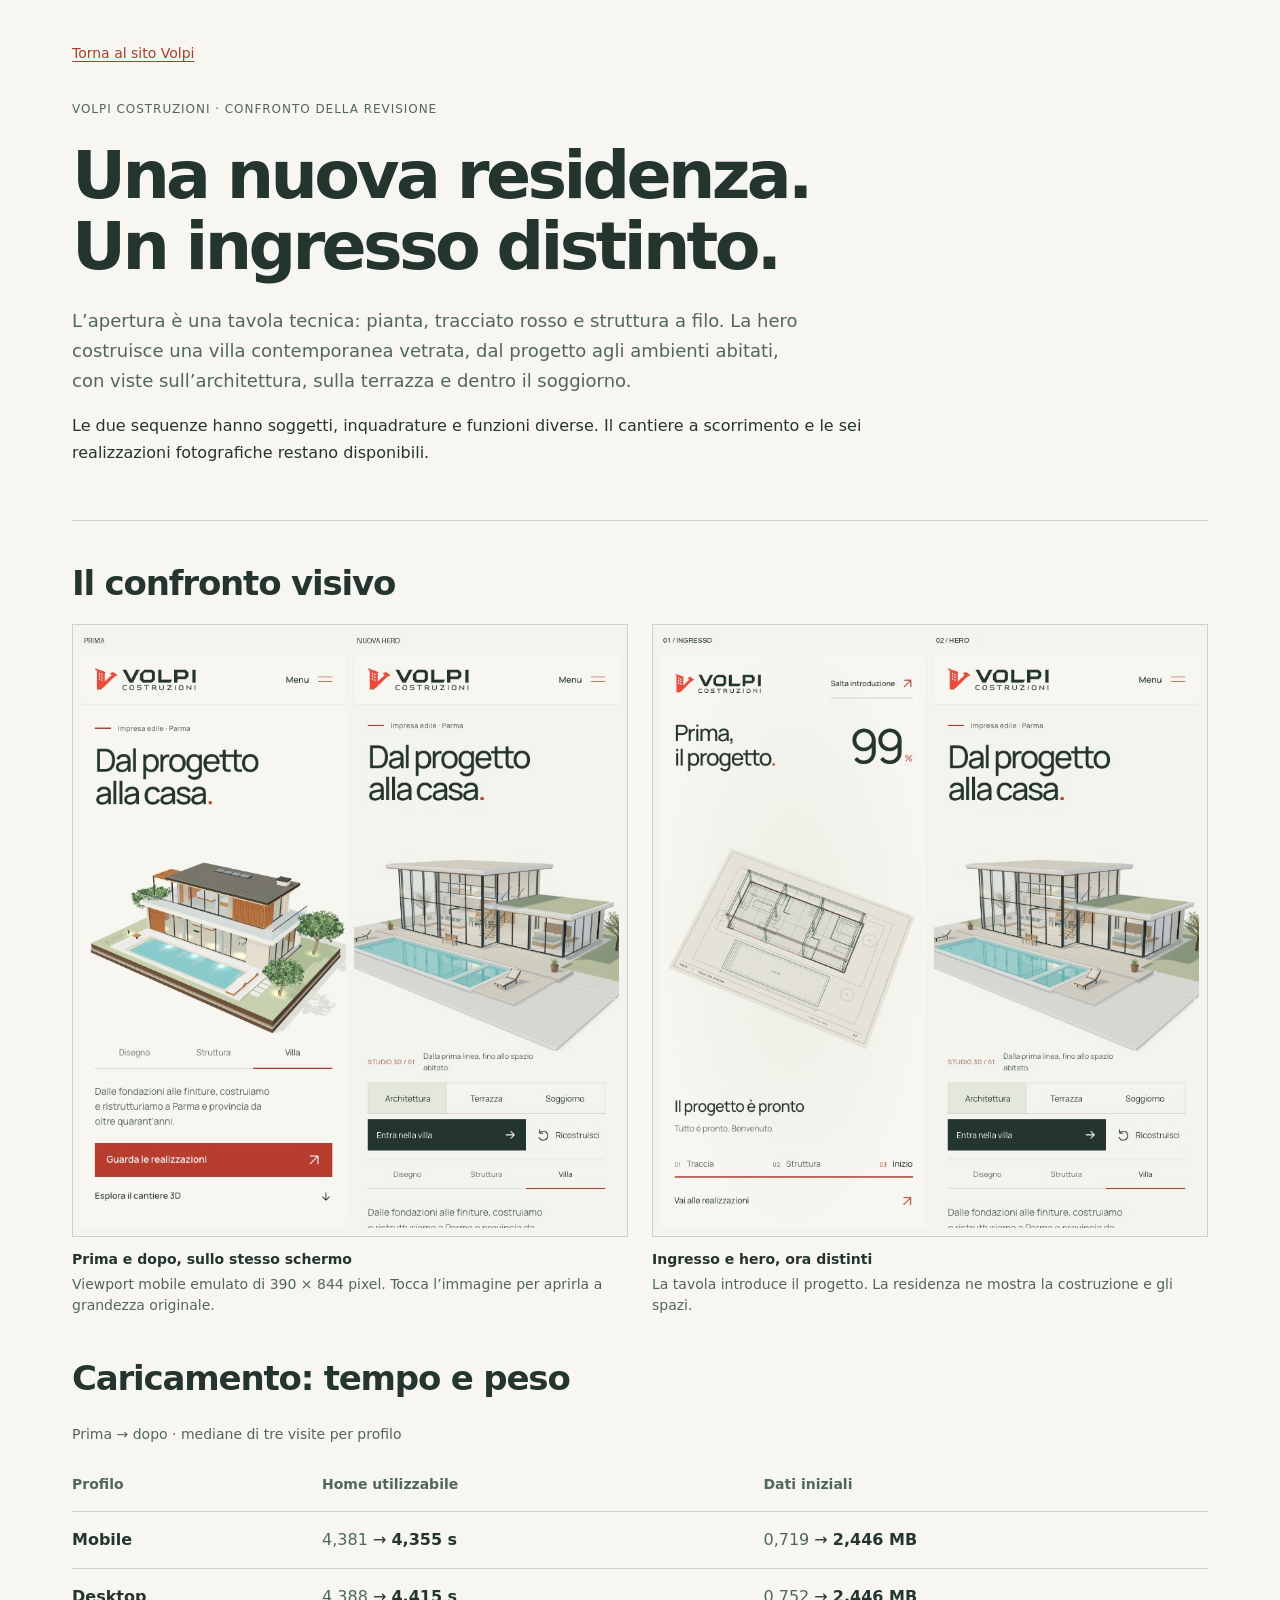
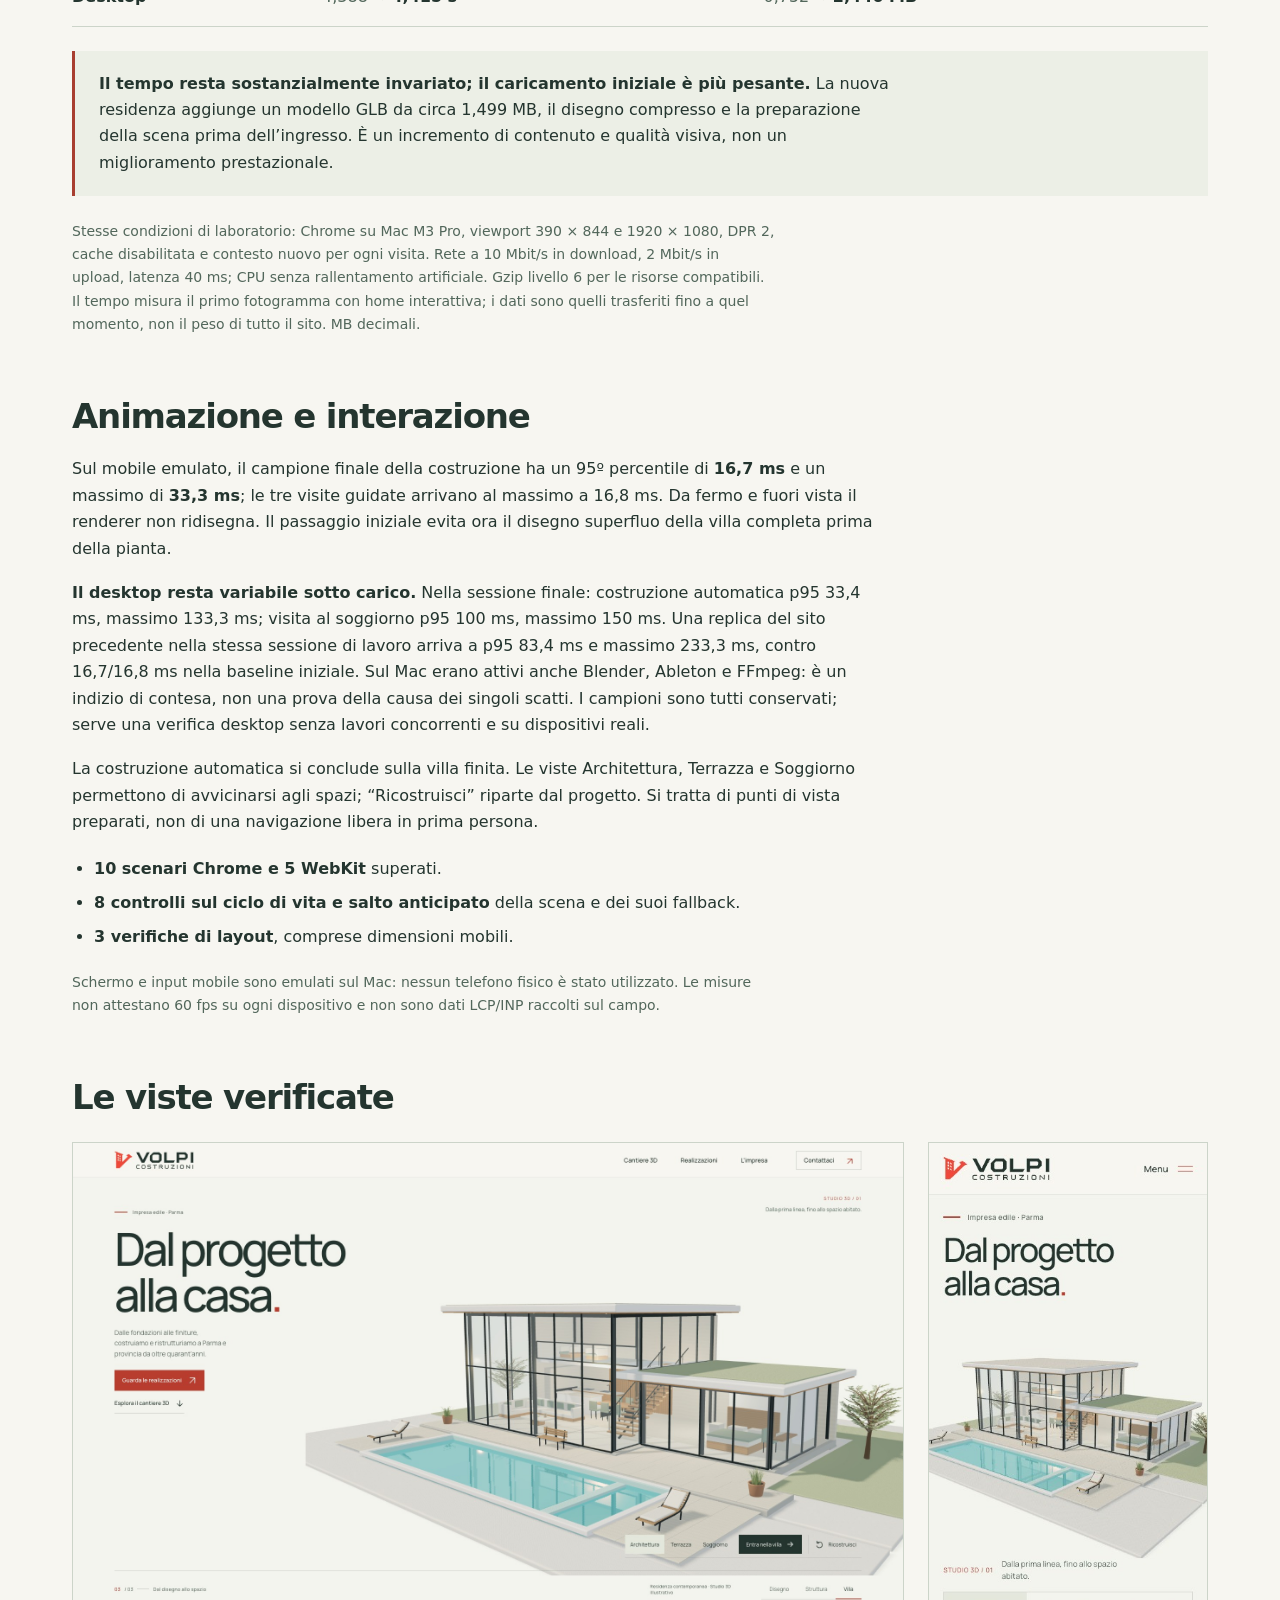
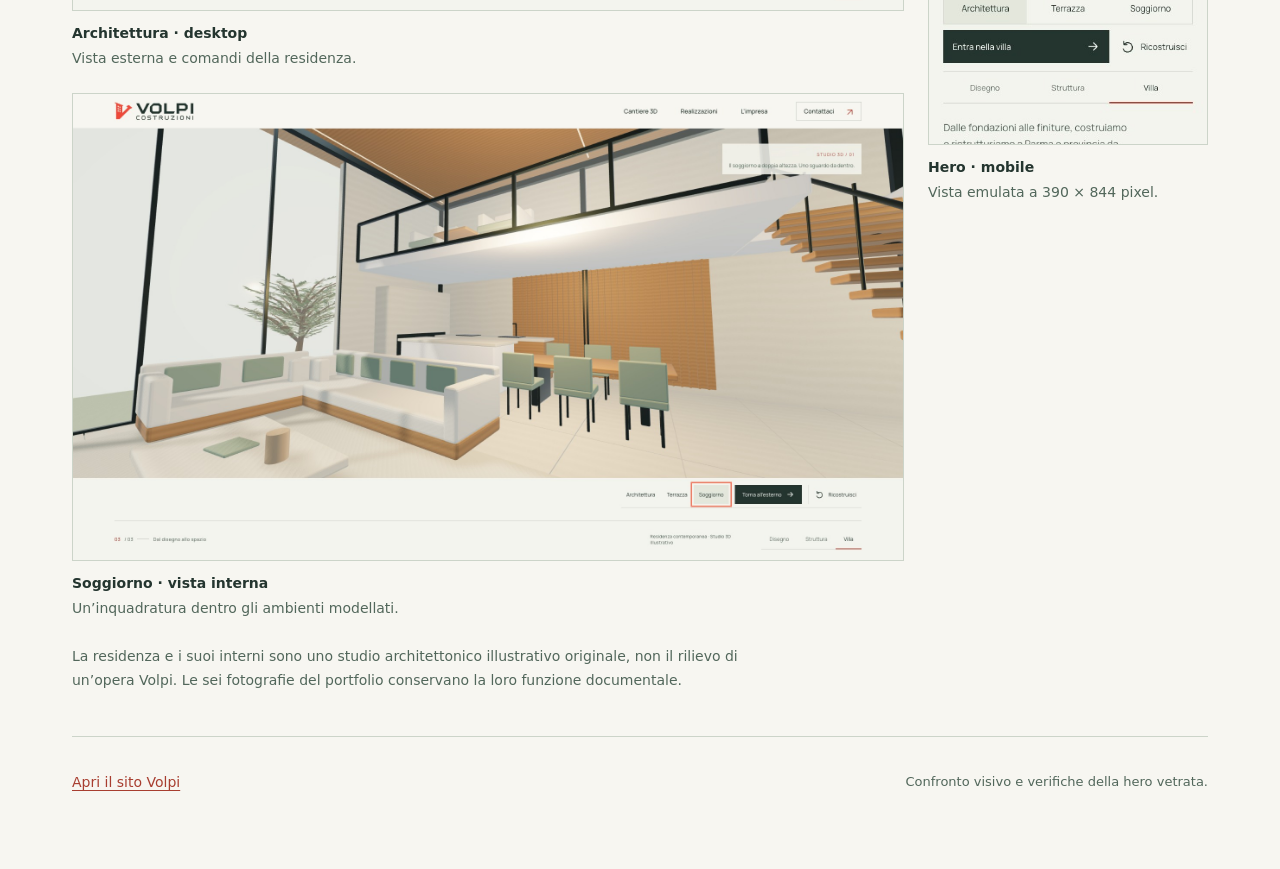
<file: viste/hero-vetrata-verifica.html>
<!doctype html>
<html lang="it">
<head>
<meta charset="utf-8">
<meta name="viewport" content="width=device-width,initial-scale=1">
<meta name="robots" content="noindex,nofollow">
<meta name="theme-color" content="#f7f6f1">
<title>Volpi — confronto della nuova hero vetrata</title>
<style>
:root{color-scheme:light;--paper:#f7f6f1;--ink:#24352f;--muted:#52675b;--red:#a83e30;--line:#ccd4c9}
*{box-sizing:border-box}body{margin:0;background:var(--paper);color:var(--ink);font:16px/1.65 system-ui,-apple-system,BlinkMacSystemFont,"Segoe UI",sans-serif}main{max-width:1200px;margin:auto;padding:32px 32px 64px}a{color:var(--red);text-underline-offset:.22em}a:focus-visible{outline:3px solid var(--red);outline-offset:5px}header{padding:24px 0 36px;border-bottom:1px solid var(--line)}.eyebrow{font-size:12px;letter-spacing:.08em;text-transform:uppercase;color:var(--muted);margin:0 0 20px}h1{font-size:clamp(36px,5.2vw,68px);line-height:1.07;font-weight:550;letter-spacing:-.055em;max-width:18ch;margin:0 0 24px}h2{font-size:clamp(25px,3vw,34px);line-height:1.2;font-weight:550;letter-spacing:-.035em;margin:0 0 20px}p{max-width:79ch;margin:0 0 18px}.intro{font-size:18px;color:var(--muted);max-width:65ch}section{padding-top:42px}figure{margin:0}img{display:block;max-width:100%;height:auto;border:1px solid var(--line);background:#efeee7}figcaption{font-size:14px;line-height:1.5;color:var(--muted);padding-top:12px}figcaption strong{display:block;color:var(--ink);font-weight:600;margin-bottom:4px}.comparisons{display:grid;grid-template-columns:1fr 1fr;gap:24px}.comparisons img{width:100%}.details{display:grid;grid-template-columns:minmax(0,1fr) 280px;gap:24px;align-items:start;margin-top:24px}.details>figure:first-child{min-width:0}.details .phone{max-width:280px}.details .phone img{width:100%}.details .interior{margin-top:24px}table{width:100%;border-collapse:collapse;font-size:16px;margin:24px 0}caption{text-align:left;font-size:14px;color:var(--muted);padding-bottom:12px}th,td{text-align:left;padding:15px 12px;border-bottom:1px solid var(--line);vertical-align:top}th:first-child,td:first-child{padding-left:0}th:last-child,td:last-child{padding-right:0}thead{font-size:14px;color:var(--muted)}td strong{font-weight:600}.value{white-space:nowrap}.before{color:var(--muted)}.measurement{background:#ecefe6;border-left:3px solid var(--red);padding:20px 24px;margin:24px 0}.measurement p:last-child{margin-bottom:0}.small{font-size:14px;color:var(--muted)}ul{margin:20px 0;padding-left:22px}li{margin:8px 0}footer{margin-top:44px;padding-top:24px;border-top:1px solid var(--line);display:flex;gap:16px;justify-content:space-between;flex-wrap:wrap}.back{display:inline-block;min-height:44px;padding:10px 0;font-size:14px}footer p{font-size:13px;color:var(--muted);margin:10px 0}
@media(max-width:650px){main{padding:20px 20px 40px}header{padding-top:16px;padding-bottom:24px}.intro{font-size:16px}.comparisons,.details{grid-template-columns:1fr;gap:28px}.details .phone{max-width:390px;margin-inline:auto}.details .interior{margin-top:28px}section{padding-top:34px}table{font-size:13px}th,td{padding:13px 6px}thead{font-size:12px}.measurement{padding:17px 18px}footer{margin-top:32px}}
</style>
</head>
<body>
<main>
<a class="back" href="../">Torna al sito Volpi</a>
<header>
<p class="eyebrow">Volpi Costruzioni · confronto della revisione</p>
<h1>Una nuova residenza.<br>Un ingresso distinto.</h1>
<p class="intro">L’apertura è una tavola tecnica: pianta, tracciato rosso e struttura a filo. La hero costruisce una villa contemporanea vetrata, dal progetto agli ambienti abitati, con viste sull’architettura, sulla terrazza e dentro il soggiorno.</p>
<p>Le due sequenze hanno soggetti, inquadrature e funzioni diverse. Il cantiere a scorrimento e le sei realizzazioni fotografiche restano disponibili.</p>
</header>
<section aria-labelledby="comparison-title">
<h2 id="comparison-title">Il confronto visivo</h2>
<div class="comparisons">
<figure><a href="hero-vetrata-prima-dopo.jpg"><img src="hero-vetrata-prima-dopo.jpg" width="816" height="900" alt="Confronto prima e dopo della home mobile: la nuova residenza vetrata sostituisce la precedente villa." fetchpriority="high"></a><figcaption><strong>Prima e dopo, sullo stesso schermo</strong>Viewport mobile emulato di 390 × 844 pixel. Tocca l’immagine per aprirla a grandezza originale.</figcaption></figure>
<figure><a href="ingresso-hero-distinti.jpg"><img src="ingresso-hero-distinti.jpg" width="816" height="900" alt="Ingresso e hero affiancati: tavola tecnica con disegno e telaio, poi nuova villa vetrata." loading="lazy"></a><figcaption><strong>Ingresso e hero, ora distinti</strong>La tavola introduce il progetto. La residenza ne mostra la costruzione e gli spazi.</figcaption></figure>
</div>
</section>
<section aria-labelledby="loading-title">
<h2 id="loading-title">Caricamento: tempo e peso</h2>
<table>
<caption>Prima → dopo · mediane di tre visite per profilo</caption>
<thead><tr><th scope="col">Profilo</th><th scope="col">Home utilizzabile</th><th scope="col">Dati iniziali</th></tr></thead>
<tbody>
<tr><th scope="row">Mobile</th><td><span class="value"><span class="before">4,381</span> → <strong>4,355 s</strong></span></td><td><span class="value"><span class="before">0,719</span> → <strong>2,446 MB</strong></span></td></tr>
<tr><th scope="row">Desktop</th><td><span class="value"><span class="before">4,388</span> → <strong>4,415 s</strong></span></td><td><span class="value"><span class="before">0,752</span> → <strong>2,446 MB</strong></span></td></tr>
</tbody>
</table>
<div class="measurement"><p><strong>Il tempo resta sostanzialmente invariato; il caricamento iniziale è più pesante.</strong> La nuova residenza aggiunge un modello GLB da circa 1,499 MB, il disegno compresso e la preparazione della scena prima dell’ingresso. È un incremento di contenuto e qualità visiva, non un miglioramento prestazionale.</p></div>
<p class="small">Stesse condizioni di laboratorio: Chrome su Mac M3 Pro, viewport 390 × 844 e 1920 × 1080, DPR 2, cache disabilitata e contesto nuovo per ogni visita. Rete a 10 Mbit/s in download, 2 Mbit/s in upload, latenza 40 ms; CPU senza rallentamento artificiale. Gzip livello 6 per le risorse compatibili. Il tempo misura il primo fotogramma con home interattiva; i dati sono quelli trasferiti fino a quel momento, non il peso di tutto il sito. MB decimali.</p>
</section>
<section aria-labelledby="motion-title">
<h2 id="motion-title">Animazione e interazione</h2>
<p>Sul mobile emulato, il campione finale della costruzione ha un 95º percentile di <strong>16,7 ms</strong> e un massimo di <strong>33,3 ms</strong>; le tre visite guidate arrivano al massimo a 16,8 ms. Da fermo e fuori vista il renderer non ridisegna. Il passaggio iniziale evita ora il disegno superfluo della villa completa prima della pianta.</p>
<p><strong>Il desktop resta variabile sotto carico.</strong> Nella sessione finale: costruzione automatica p95 33,4 ms, massimo 133,3 ms; visita al soggiorno p95 100 ms, massimo 150 ms. Una replica del sito precedente nella stessa sessione di lavoro arriva a p95 83,4 ms e massimo 233,3 ms, contro 16,7/16,8 ms nella baseline iniziale. Sul Mac erano attivi anche Blender, Ableton e FFmpeg: è un indizio di contesa, non una prova della causa dei singoli scatti. I campioni sono tutti conservati; serve una verifica desktop senza lavori concorrenti e su dispositivi reali.</p>
<p>La costruzione automatica si conclude sulla villa finita. Le viste Architettura, Terrazza e Soggiorno permettono di avvicinarsi agli spazi; “Ricostruisci” riparte dal progetto. Si tratta di punti di vista preparati, non di una navigazione libera in prima persona.</p>
<ul>
<li><strong>10 scenari Chrome e 5 WebKit</strong> superati.</li>
<li><strong>8 controlli sul ciclo di vita e salto anticipato</strong> della scena e dei suoi fallback.</li>
<li><strong>3 verifiche di layout</strong>, comprese dimensioni mobili.</li>
</ul>
<p class="small">Schermo e input mobile sono emulati sul Mac: nessun telefono fisico è stato utilizzato. Le misure non attestano 60 fps su ogni dispositivo e non sono dati LCP/INP raccolti sul campo.</p>
</section>
<section aria-labelledby="views-title">
<h2 id="views-title">Le viste verificate</h2>
<div class="details">
<div>
<figure><a href="hero-vetrata-desktop.jpg"><img src="hero-vetrata-desktop.jpg" width="1920" height="1080" alt="La nuova hero Volpi su desktop, con residenza contemporanea vetrata e piscina." loading="lazy"></a><figcaption><strong>Architettura · desktop</strong>Vista esterna e comandi della residenza.</figcaption></figure>
<figure class="interior"><a href="hero-vetrata-interno.jpg"><img src="hero-vetrata-interno.jpg" width="1920" height="1080" alt="Vista interna del soggiorno della nuova residenza tridimensionale." loading="lazy"></a><figcaption><strong>Soggiorno · vista interna</strong>Un’inquadratura dentro gli ambienti modellati.</figcaption></figure>
</div>
<figure class="phone"><a href="hero-vetrata-mobile.jpg"><img src="hero-vetrata-mobile.jpg" width="390" height="844" alt="La nuova hero Volpi nel viewport mobile verificato a 390 per 844 pixel." loading="lazy"></a><figcaption><strong>Hero · mobile</strong>Vista emulata a 390 × 844 pixel.</figcaption></figure>
</div>
<p class="small" style="margin-top:26px">La residenza e i suoi interni sono uno studio architettonico illustrativo originale, non il rilievo di un’opera Volpi. Le sei fotografie del portfolio conservano la loro funzione documentale.</p>
</section>
<footer><a class="back" href="../">Apri il sito Volpi</a><p>Confronto visivo e verifiche della hero vetrata.</p></footer>
</main>
</body>
</html>
</file>
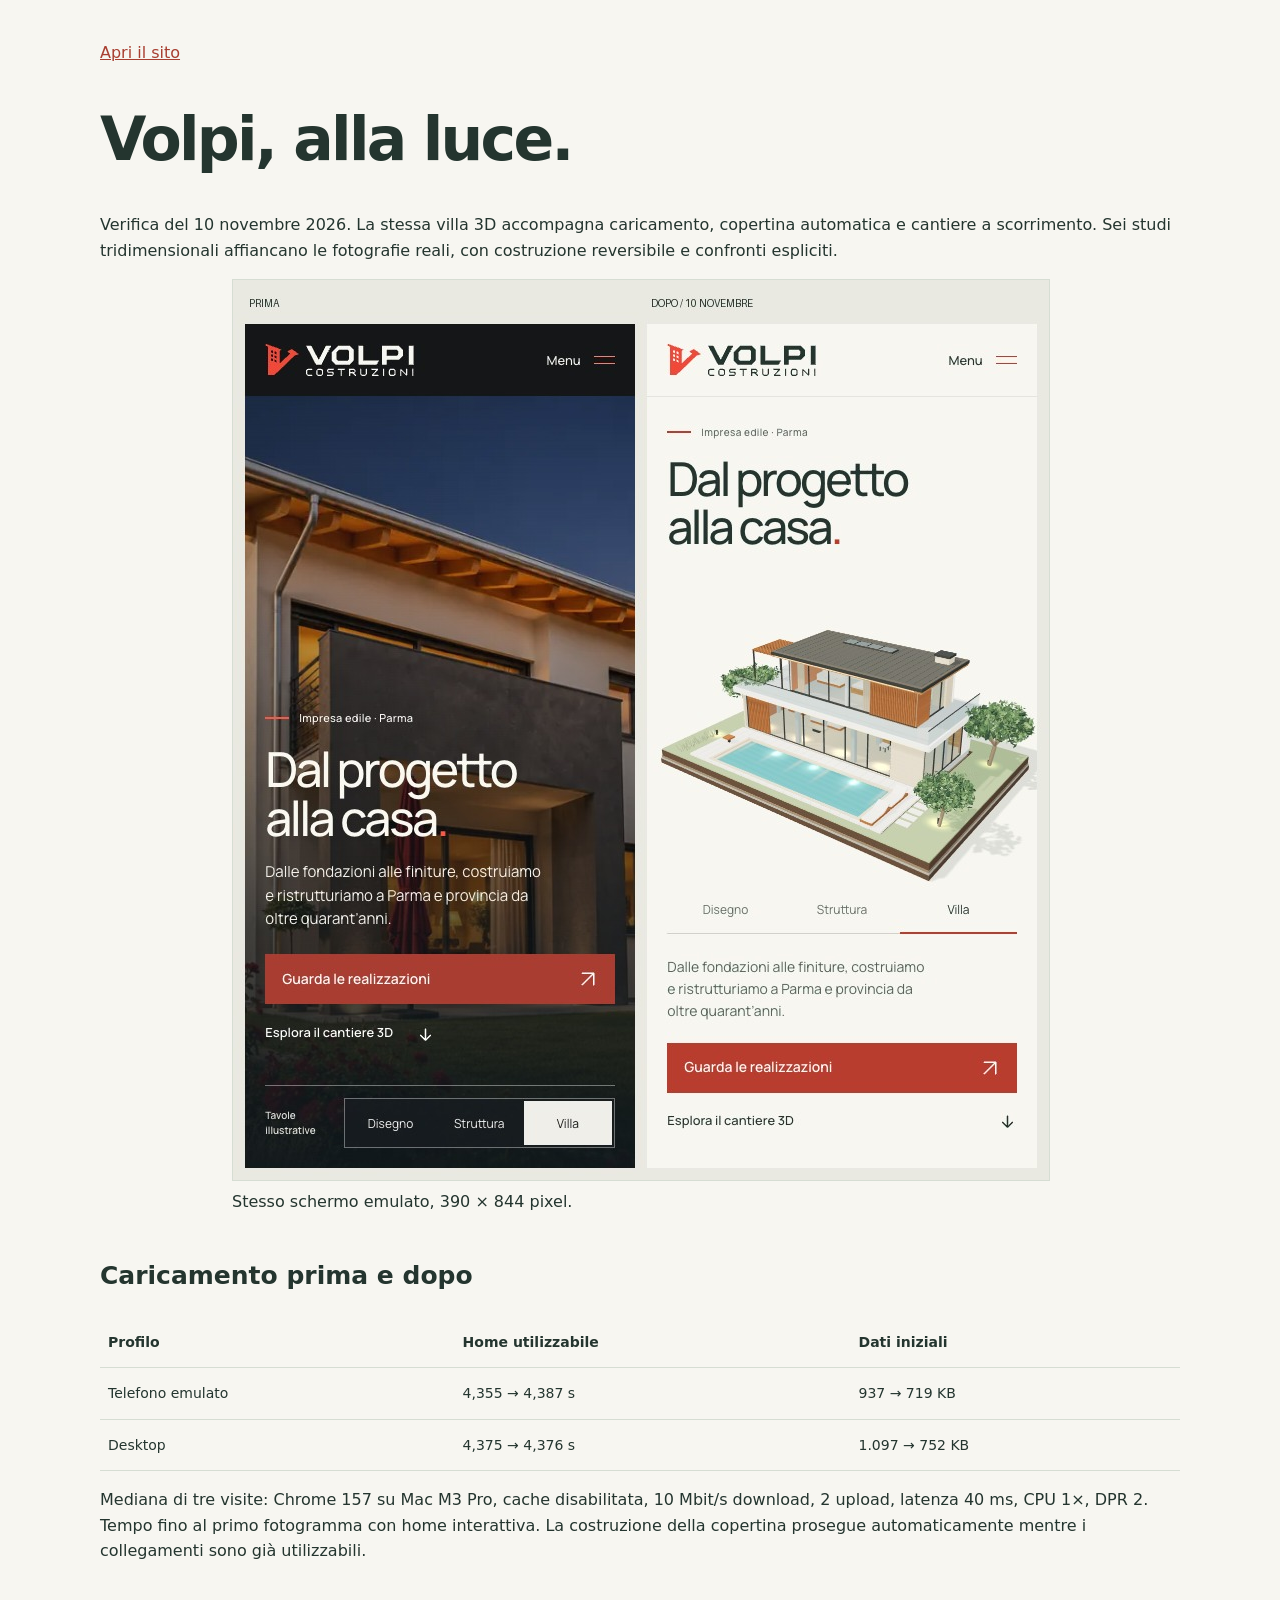
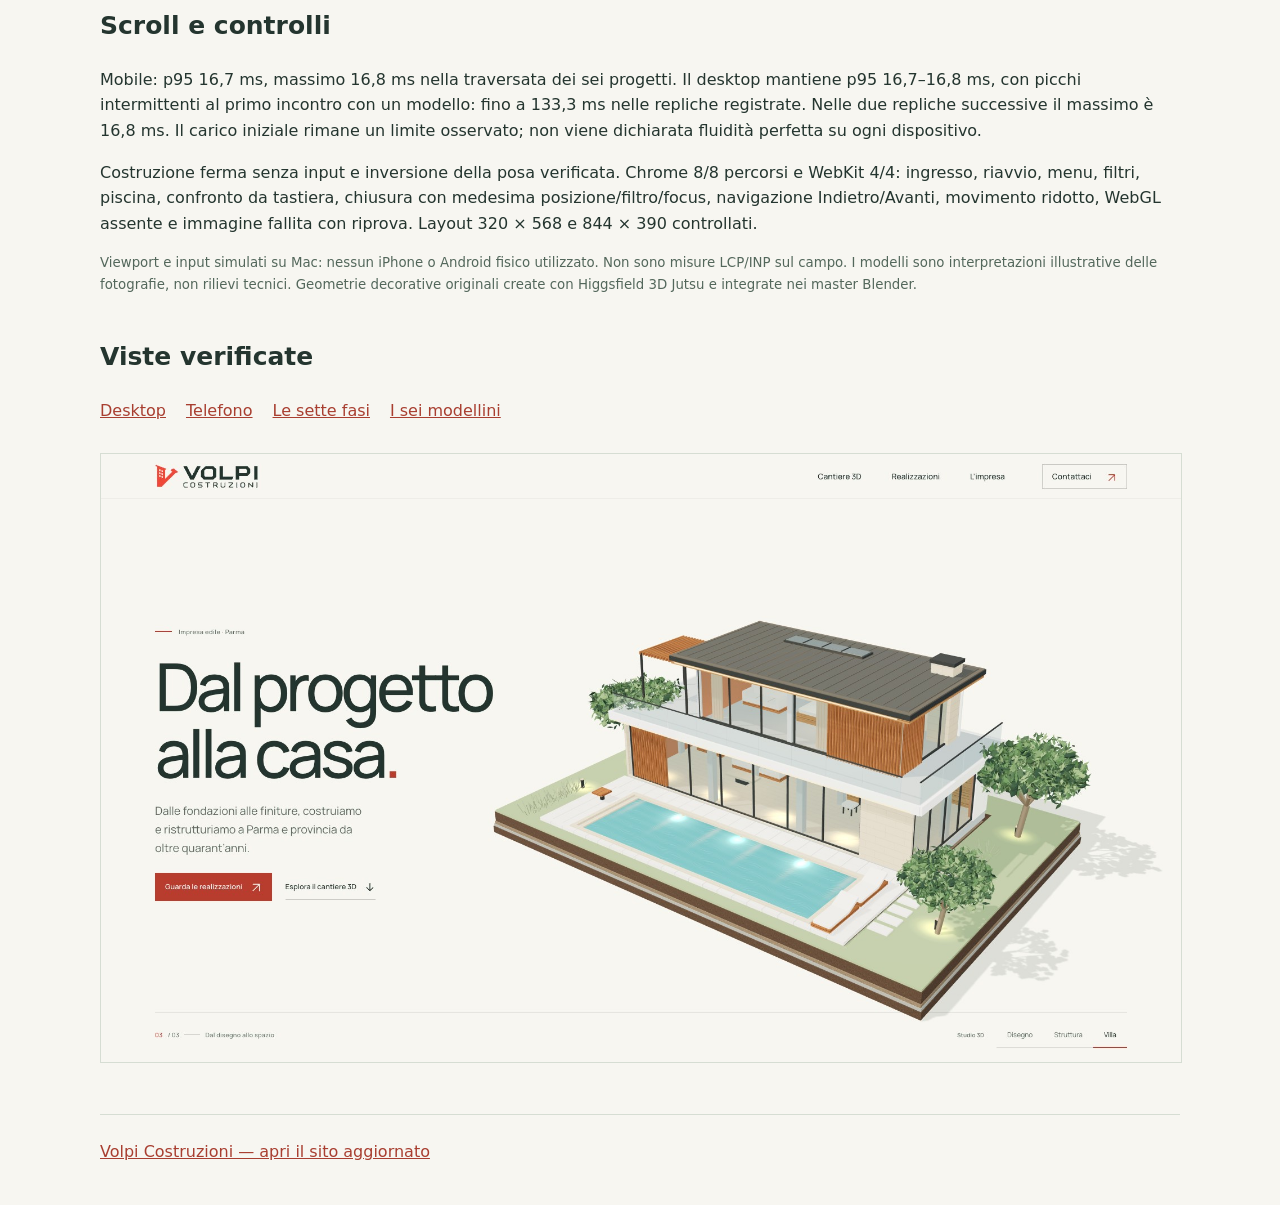
<file: viste/verifica-luminosa.html>
<!doctype html><html lang="it"><meta charset="utf-8"><meta name="viewport" content="width=device-width, initial-scale=1"><meta name="robots" content="noindex,nofollow"><title>Volpi — verifica della versione luminosa</title><style>body{margin:0;background:#f7f6f1;color:#24352f;font:16px/1.6 system-ui,sans-serif}main{max-width:1080px;margin:auto;padding:40px 22px}h1{font-size:clamp(32px,5vw,60px);line-height:1.1;letter-spacing:-.045em}h2{margin-top:42px;font-size:25px}a{color:#a83e30}img{max-width:100%;height:auto;border:1px solid #d6ddd3}table{border-collapse:collapse;width:100%;font-size:14px}th,td{text-align:left;padding:14px 8px;border-bottom:1px solid #d6ddd3}small{display:block;color:#53675b}figure{margin:30px 0}.pair{max-width:816px;margin:auto}.links{display:flex;flex-wrap:wrap;gap:20px}footer{margin-top:44px;border-top:1px solid #d6ddd3;padding-top:24px}</style><main><a href="../">Apri il sito</a><h1>Volpi, alla luce.</h1><p>Verifica del 10 novembre 2026. La stessa villa 3D accompagna caricamento, copertina automatica e cantiere a scorrimento. Sei studi tridimensionali affiancano le fotografie reali, con costruzione reversibile e confronti espliciti.</p><figure class="pair"><img src="luminosa-prima-dopo.jpg" alt="Confronto della home mobile: precedente copertina scura e nuova villa 3D su fondo chiaro" width="816" height="900"><figcaption>Stesso schermo emulato, 390 × 844 pixel.</figcaption></figure><h2>Caricamento prima e dopo</h2><table><thead><tr><th>Profilo</th><th>Home utilizzabile</th><th>Dati iniziali</th></tr></thead><tbody><tr><td>Telefono emulato</td><td>4,355 → 4,387 s</td><td>937 → 719 KB</td></tr><tr><td>Desktop</td><td>4,375 → 4,376 s</td><td>1.097 → 752 KB</td></tr></tbody></table><p>Mediana di tre visite: Chrome 157 su Mac M3 Pro, cache disabilitata, 10 Mbit/s download, 2 upload, latenza 40 ms, CPU 1×, DPR 2. Tempo fino al primo fotogramma con home interattiva. La costruzione della copertina prosegue automaticamente mentre i collegamenti sono già utilizzabili.</p><h2>Scroll e controlli</h2><p>Mobile: p95 16,7 ms, massimo 16,8 ms nella traversata dei sei progetti. Il desktop mantiene p95 16,7–16,8 ms, con picchi intermittenti al primo incontro con un modello: fino a 133,3 ms nelle repliche registrate. Nelle due repliche successive il massimo è 16,8 ms. Il carico iniziale rimane un limite osservato; non viene dichiarata fluidità perfetta su ogni dispositivo.</p><p>Costruzione ferma senza input e inversione della posa verificata. Chrome 8/8 percorsi e WebKit 4/4: ingresso, riavvio, menu, filtri, piscina, confronto da tastiera, chiusura con medesima posizione/filtro/focus, navigazione Indietro/Avanti, movimento ridotto, WebGL assente e immagine fallita con riprova. Layout 320 × 568 e 844 × 390 controllati.</p><small>Viewport e input simulati su Mac: nessun iPhone o Android fisico utilizzato. Non sono misure LCP/INP sul campo. I modelli sono interpretazioni illustrative delle fotografie, non rilievi tecnici. Geometrie decorative originali create con Higgsfield 3D Jutsu e integrate nei master Blender.</small><h2>Viste verificate</h2><div class="links"><a href="luminosa-desktop.jpg">Desktop</a><a href="luminosa-telefono.jpg">Telefono</a><a href="luminosa-costruzione.jpg">Le sette fasi</a><a href="luminosa-modellini.jpg">I sei modellini</a></div><figure><img src="luminosa-desktop.jpg" alt="Home Volpi desktop con villa 3D luminosa e navigazione" width="1920" height="1080" loading="lazy"></figure><footer><a href="../">Volpi Costruzioni — apri il sito aggiornato</a></footer></main></html>
</file>
<file: assets/index-Dk9tyA53.css>
@font-face{font-family:Manrope;src:url(./manrope-latin-variable-BmzK5LJ9.woff2)format("woff2");font-style:normal;font-weight:200 800;font-display:swap}:root{--volpi-display:"Manrope", Arial, sans-serif;--volpi-signal:#f14939}@font-face{font-family:Inter Tight;src:url(./inter-tight-latin-wght-normal-DX-nOvPD.woff2)format("woff2");font-style:normal;font-weight:100 900;font-display:swap}:root{--page:#151718;--paper:#eeeee8;--ink:#1c2021;--signal:#ff5643;--display:var(--volpi-display);--sans:"Manrope", Arial, sans-serif;--mono:ui-monospace, "SFMono-Regular", Consolas, monospace;--edge:clamp(24px, 5.2vw, 96px);--line:#cacbc4;--lightningcss-light:initial;--lightningcss-dark: ;color-scheme:light}*{box-sizing:border-box}body{background:var(--page);color:var(--paper);font-family:var(--sans);-webkit-font-smoothing:antialiased;margin:0}html{scroll-behavior:smooth}button,input{font:inherit}button{cursor:pointer}button,a{touch-action:manipulation}a{color:inherit;text-decoration:none}img{max-width:100%;display:block}button:focus-visible,a:focus-visible,input:focus-visible,summary:focus-visible{outline:3px solid var(--focus-ring,#ff6e53);outline-offset:4px}[hidden]{display:none!important}h1,h2,h3,p,figure{margin:0}::selection{color:#fff;background:#b72d24}.wrap{width:100%;max-width:1920px;padding-inline:var(--edge);margin-inline:auto}.skip-link{z-index:20;color:#151515;background:#fff;padding:1rem;position:fixed;top:1rem;left:1rem;transform:translateY(-180%)}.skip-link:focus{transform:none}.masthead{height:80px;padding-inline:var(--edge);z-index:5;background:#141617;justify-content:space-between;align-items:center;max-width:1920px;margin:auto;display:flex;position:relative}.mast-logo{flex-shrink:0;align-items:center;display:flex}.mast-logo img{width:184px;height:auto}.masthead nav{align-items:center;gap:clamp(20px,2.8vw,56px);display:flex}.masthead nav a{letter-spacing:.012em;align-items:center;min-height:44px;font-size:14px;font-weight:480;display:inline-flex}.masthead nav a:hover{color:#fc8473}.masthead .nav-talk{border:1px solid #606264;gap:27px;margin-left:12px;padding:0 17px}.nav-talk span{color:var(--signal);font-size:20px}.menu-switch{display:none}.cover{isolation:isolate;background:#171e27;max-width:1920px;margin:auto;position:relative;overflow:hidden}.cover-images,.cover-images img,.cover-images:after{width:100%;height:100%;position:absolute;inset:0}.cover-images{z-index:-1}.cover-images img{object-fit:cover;object-position:65% 46%;opacity:0}.cover-images img.current{opacity:1}.cover-images:after{content:"";z-index:2;background:linear-gradient(90deg,#090e17a8,#090e1742 37%,#0000 67%),linear-gradient(#0000 78%,#090c10c9 100%)}.cover-inner{flex-direction:column;justify-content:center;min-height:clamp(525px,91svh - 80px,900px);padding-top:48px;padding-bottom:116px;display:flex;position:relative}.cover-copy{width:fit-content;max-width:min(72%,920px)}.location,.rubric,.plate-credit{font:550 11px/1.4 var(--display);text-transform:uppercase;letter-spacing:.15em}.location{color:#fcfcf8;align-items:center;gap:12px;margin-bottom:clamp(22px,3vh,40px);display:flex}.location span{background:var(--signal);width:30px;height:2px;display:block}.cover h1{color:#f9f8f1;font:520 clamp(66px,7.65vw,143px)/.94 var(--display);letter-spacing:-.064em}.cover h1 span,.film-intro h2 span,.company-intro h2 span,.contact h2 span{color:var(--signal)}.cover-summary{color:#f2f1ea;text-wrap:pretty;max-width:37ch;margin-top:22px;font-size:clamp(16px,1.22vw,22px);line-height:1.45}.film-link{align-items:center;gap:13px;min-height:44px;margin-top:27px;padding:0 16px 0 0;font-size:14px;font-weight:600;display:inline-flex}.play-round{border:1px solid #e8e8e0;border-radius:50%;flex:none;place-items:center;width:42px;height:42px;padding-left:2px;font:10px/1 Arial;transition:background .25s,color .25s;display:grid}.film-link:hover .play-round{background:var(--paper);color:var(--ink)}.cover-bottom{bottom:23px;right:var(--edge);left:var(--edge);border-top:1px solid #ffffff65;justify-content:space-between;align-items:center;gap:20px;padding-top:14px;display:flex;position:absolute}.cover-down{align-items:center;gap:10px;min-height:44px;font-size:13px;display:inline-flex}.cover-down span{color:#ff795f;font:22px var(--sans)}.plate-picker,.plate-buttons{align-items:center;display:flex}.plate-picker{gap:22px}.plate-credit{letter-spacing:.12em;color:#e3e3dc;font-size:9px}.plate-buttons{background:#171c20ce;border:1px solid #ffffff60;gap:1px;padding:2px}.plate-buttons button{color:#f0eee9;background:0 0;border:0;min-height:38px;padding:0 14px;font-size:12px}.plate-buttons button[aria-pressed=true]{color:#17191a;background:#f0eee9}.rubric{color:#595e5b;margin:0 0 24px}.film-section,.company{background:var(--paper);color:var(--ink);padding-block:clamp(72px,8.5vw,155px)}.film-layout{grid-template-columns:minmax(220px,.8fr) minmax(0,2.1fr);align-items:center;gap:clamp(30px,5vw,85px);display:grid}.film-intro h2,.company-intro h2,.contact h2{font:540 clamp(50px,4.85vw,96px)/.97 var(--display);letter-spacing:-.068em}.film-description{color:#505450;max-width:31ch;margin-top:21px;font-size:16px;line-height:1.5}.chapter-list{border-top:1px solid var(--line);margin-top:28px;display:grid}.chapter-list button{border:0;border-bottom:1px solid var(--line);text-align:left;color:#565953;background:0 0;align-items:center;gap:17px;min-width:0;min-height:40px;padding:0 8px;font-size:15px;display:flex;position:relative}.chapter-list button span{font:11px var(--mono);color:#6c6f69}.chapter-list button[aria-pressed=true]{color:var(--ink);background:#e5e5dd;font-weight:700}.chapter-list button[aria-pressed=true]:before{content:"";background:#c93c2d;width:3px;height:14px;position:absolute;left:0}.film-figure{align-self:center;min-width:0;position:relative}.film-view{aspect-ratio:16/9;background:#d6d6cd;position:relative;overflow:hidden}.film-view video,.film-view img{object-fit:contain;width:100%;height:100%;display:block}.film-view img{position:absolute;inset:0}.film-figure.playback .film-still{visibility:hidden}.transport{color:#f4f5ed;background:#262927;align-items:center;gap:14px;padding:0 9px;display:flex}.transport button{width:44px;height:44px;color:inherit;background:0 0;border:0;flex:none;place-items:center;font-size:14px;display:grid}.transport button:disabled{opacity:.45;cursor:default}.transport-time{font:12px var(--mono);font-variant-numeric:tabular-nums}.film-scrub{accent-color:#ff725a;color:#ff725a;cursor:pointer;flex:1;min-width:40px;height:24px}.film-figure figcaption,.company-photo figcaption{color:#696c66;justify-content:space-between;gap:8px;padding-top:12px;font-size:12px;line-height:1.4;display:flex}.phase-caption{color:#292d29;font-weight:600}.film-figure:fullscreen{background:#171918;flex-direction:column;justify-content:center;width:100vw;height:100dvh;display:flex}.film-figure:fullscreen .film-view{background:#171918;flex:1;min-height:0}.film-figure:fullscreen figcaption{display:none}.inline-link{padding:10px 0;text-decoration:underline;display:inline-block}.company-grid{grid-template-columns:1.17fr 1fr;gap:clamp(42px,5.5vw,95px) clamp(40px,8vw,165px);display:grid}.company-copy{align-self:end;max-width:48ch;font-size:clamp(18px,1.55vw,27px);line-height:1.45}.company-copy p+p{color:#535752;margin-top:16px;font-size:16px;line-height:1.5}.company-photo img{aspect-ratio:4/3;object-fit:cover;width:100%;height:auto}.scope{--focus-ring:#a74535;align-self:start}.scope h3{font:550 24px var(--display);letter-spacing:-.04em;margin-bottom:18px}.scope details{border-top:1px solid #bfc3ba}.scope details:last-child{border-bottom:1px solid #bfc3ba}.scope summary{cursor:pointer;justify-content:space-between;align-items:center;gap:16px;min-height:53px;font-size:clamp(17px,1.4vw,24px);font-weight:550;list-style:none;display:flex}.scope summary::-webkit-details-marker{display:none}.scope summary:after{content:"+";color:#9c342a;font-weight:400}.scope details[open] summary:after{content:"−"}.scope details p{color:#52564f;max-width:43ch;padding:0 24px 22px 0;font-size:15px;line-height:1.55}.contact{color:#f1f1e9;background:#222525;border-top:1px solid #393c3b}.contact-layout{grid-template-columns:1.1fr .9fr;align-items:end;gap:40px;padding-block:clamp(72px,8vw,140px);display:grid}.contact .rubric{color:#c7c9c1}.contact-panel{display:grid}.contact-panel a{overflow-wrap:anywhere;border-top:1px solid #5b5c58;justify-content:space-between;align-items:center;gap:9px;padding:14px 0;display:flex}.contact-panel a span{color:#ff7862}.contact-phone{font:520 clamp(21px,2.5vw,40px) var(--display);letter-spacing:-.04em}.contact-mail,.contact-wa{font-size:clamp(15px,1.2vw,21px)}.foot{color:#bec3bc;grid-template-columns:1.3fr 1fr 1fr 1fr;gap:28px;padding-block:40px 20px;font-size:13px;line-height:1.6;display:grid}.foot img{width:155px;height:auto}.foot address{font-style:normal}.foot a{white-space:nowrap}.foot a:hover,.contact-panel a:hover{color:#fff;text-decoration:underline}.foot-end{border-top:1px solid #454846;grid-column:1/-1;justify-content:space-between;padding-top:16px;font-size:12px;display:flex}.fallback-gallery{padding-block:60px}.fallback-gallery figure{max-width:600px;margin-top:28px}@media (width>=1800px){.film-description,.cover-summary{font-size:21px}.chapter-list button{min-height:50px}}@media (width<=980px){.film-layout{grid-template-columns:minmax(195px,.65fr) minmax(0,1.55fr);gap:28px}.plate-picker{gap:14px}.cover h1{font-size:clamp(65px,8.4vw,90px)}.film-intro h2,.company-intro h2,.contact h2{font-size:clamp(46px,6vw,66px)}.company-grid{gap:44px}.foot{grid-template-columns:1.2fr 1fr 1fr;gap:24px}.foot>a:first-child{grid-column:1/-1}}@media (width<=760px){:root{--edge:clamp(20px,5.4vw,39px)}.masthead{flex-wrap:wrap;gap:0;height:auto;min-height:68px}.mast-logo{min-height:68px}.mast-logo img{width:150px}.menu-switch{color:#f4f4ed;background:0 0;border:0;align-items:center;gap:12px;min-height:44px;padding:0 0 0 12px;font-size:13px;display:flex}.menu-switch i{border-block:1px solid #ff7b6b;width:18px;height:7px}.menu-switch[aria-expanded=true] i{border-bottom:0;height:1px}.masthead nav{gap:0;width:100%;padding:0 0 16px;display:grid}.masthead nav a{border-top:1px solid #434543;min-height:48px}.masthead .nav-talk{border:0;border-top:1px solid #434543;gap:12px;margin:0;padding:0}.cover-inner{min-height:clamp(500px,82svh - 40px,730px);padding-top:48px;padding-bottom:115px}.cover-copy{max-width:88%}.cover h1{font-size:clamp(54px,10vw,83px)}.cover-images img{object-position:60% center}.cover-images:after{background:linear-gradient(90deg,#10161f98,#0000 96%),linear-gradient(#0000 65%,#0c1015dc)}.cover-summary{max-width:27ch;font-size:15px}.location{font-size:10px}.cover-down{display:none}.cover-bottom{padding-top:10px;bottom:13px}.plate-picker{justify-content:space-between;width:100%}.plate-buttons button{min-height:40px;padding-inline:11px}.plate-credit{max-width:12ch;font-size:9px}.film-section,.company{padding-block:65px}.film-layout{flex-direction:column;align-items:stretch;gap:24px;display:flex}.film-intro{grid-template-columns:1fr 1fr;align-items:end;column-gap:20px;display:grid}.film-intro .rubric{grid-column:1/-1}.rubric{margin-bottom:16px}.film-description{margin-top:0;font-size:14px}.chapter-list{border:0;flex-wrap:wrap;grid-column:1/-1;gap:5px 12px;margin-top:19px;display:flex}.chapter-list button{border:0;border-bottom:1px solid #afb1a9;gap:4px;min-height:38px;padding:0 4px;font-size:13px}.chapter-list button span{font-size:9px}.chapter-list button[aria-pressed=true]{border-bottom-color:#bd4131}.chapter-list button[aria-pressed=true]:before{display:none}.film-figure{align-self:stretch}.company-grid,.contact-layout{grid-template-columns:1fr;gap:28px}.company-photo{margin-top:5px}.contact-layout{gap:42px}.foot{grid-template-columns:repeat(2,1fr);font-size:12px}}@media (width<=440px){.cover-inner{justify-content:flex-end;min-height:clamp(510px,84svh - 40px,690px);padding-bottom:113px}.cover-images img{object-position:65% center}.cover-images:after{background:linear-gradient(#0000 9%,#0c15216b 45%,#071018e8 100%),linear-gradient(90deg,#1017224d,#0000 75%)}.cover-copy{max-width:100%}.cover h1{font-size:clamp(52px,12.7vw,62px)}.cover-summary{margin-top:14px}.film-link{margin-top:15px}.film-intro{grid-template-columns:1fr}.film-intro h2 br{display:none}.film-description{max-width:37ch;margin-top:15px}.film-intro h2,.company-intro h2,.contact h2{font-size:clamp(39px,10.2vw,48px)}.chapter-list{gap:2px 8px}.chapter-list button{font-size:12px}.chapter-list button span{display:none}.transport{gap:5px;padding:0 3px}.foot-end{flex-wrap:wrap;gap:10px}}@media (prefers-reduced-motion:reduce){html{scroll-behavior:auto}*,:before,:after{transition-duration:.01ms!important;animation-duration:.01ms!important}}html[data-reduced]{scroll-behavior:auto}@media (width<=359px){.chapter-list{grid-template-columns:repeat(5,minmax(0,1fr));gap:2px;display:grid}.chapter-list button{justify-content:center;min-height:42px;padding:0;font-size:11px}}:root{--paper:#efece4;--ink:#1c211e;--line:#cdc9bc}.cover-images picture{display:contents}.cover-actions{flex-wrap:wrap;align-items:center;gap:clamp(16px,2.1vw,36px);margin-top:clamp(22px,3.3vh,40px);display:flex}.cover-works,.cover-actions .film-link{min-height:46px;font:600 14px/1.2 var(--sans);justify-content:space-between;align-items:center;gap:14px;display:inline-flex}.cover-works{color:#1e1613;background:#ff7560;padding:0 18px;transition:background .16s}.cover-works span,.cover-actions .film-link span{font:500 19px/1 var(--sans)}.cover-actions .film-link{color:#fff;border-bottom:1px solid #ffffff85;margin:0;padding:0}.cover-actions .film-link:hover{border-color:var(--signal)}.cover-folio{font:500 10px/1.3 var(--display);text-transform:uppercase;letter-spacing:.1em;color:#e7e7df;align-items:center;gap:9px;display:flex}.cover-folio span{color:#ff9d87}.cover-folio i{background:#e7e7df90;width:28px;height:1px}.cover-bottom{min-height:48px}.plate-buttons button{min-height:44px}@media (width<=760px){.cover-folio{display:none}.cover-actions{gap:15px}.cover-works,.cover-actions .film-link{font-size:13px}.cover-actions .film-link{gap:6px}.cover-works{padding-inline:13px}}@media (width<=440px){.cover-inner{padding-bottom:101px}.cover-actions{gap:5px 14px;margin-top:18px}.cover-summary{max-width:33ch}.cover-works{gap:8px}.cover-works,.cover-actions .film-link{white-space:nowrap;min-height:44px;font-size:13px}.cover-images img{object-position:center center}}@media (width<=360px){.cover-actions{gap:3px 10px}.cover-actions .film-link,.cover-works{font-size:12px}.cover-works{padding-inline:9px}.cover-actions a span{font-size:15px}.plate-buttons button{padding-inline:9px}}.cover h1{letter-spacing:-.052em;font-weight:500}.cover-works{color:#fff;background:#b74032;font-weight:540}.cover-works:hover{background:#942d24}.cover-summary{line-height:1.55}.company-intro h2,.contact h2{letter-spacing:-.052em;font-weight:500}.company-copy{line-height:1.5}.company-photo figcaption{letter-spacing:.02em;font-size:11px;line-height:1.5}.contact{background:#1c2524;border-color:#3f4841}.contact-panel a{border-color:#596158;padding-block:17px}.contact-mail,.contact-wa{font-weight:430}.masthead nav a,.nav-talk{transition:color .16s,border-color .16s}@media (width<=440px){.cover h1{letter-spacing:-.055em}.cover-summary{max-width:33ch;font-size:14px}}.arrival,.build-sticky{--plan-ink:#f8f3e5;--plan-grey:#b6bec0;color:var(--plan-ink);isolation:isolate;background-color:#10161a;background-image:radial-gradient(at 61% 42%,#293334 0,#182125 45%,#101619 77%)}.arrival:before,.build-sticky:before{content:"";pointer-events:none;opacity:.115;z-index:-1;background:url(./contours-CTzBF9m9.svg) 50%/cover;position:absolute;inset:0}.arrival{z-index:200;display:none;position:fixed;inset:0;overflow:hidden}html.arriving{overscroll-behavior:none;overflow:hidden}html.arriving .arrival{display:block}.arrival-head,.arrival-foot,.build-top,.build-bottom{z-index:2;left:var(--edge);right:var(--edge);position:absolute}.arrival-head{justify-content:space-between;align-items:center;display:flex;top:clamp(19px,4vh,54px)}.arrival-mark{position:relative}.arrival-mark:before{content:"";filter:grayscale();opacity:.28;background:url("data:image/svg+xml,%3csvg%20xmlns='http://www.w3.org/2000/svg'%20width='212'%20height='49'%20viewBox='0%200%20212%2049'%20role='img'%20aria-labelledby='brand-title'%3e%3ctitle%20id='brand-title'%3eVolpi%20Costruzioni%3c/title%3e%3cpath%20fill='%23F14939'%20fill-rule='evenodd'%20d='%20M1.1%201.2%2023.9%209.7%2020.8%2011.1%2020.8%2029.5%2035.6%2015.1%2031.2%2012.0%2038.0%208.6%2047.7%2016.0%2041.8%2018.4%2013.3%2046.0%204.2%2046.0%204.2%205.1%201.1%203.8Z%20M8.3%2010.2V13.5L11.2%2014.5V11.2Z%20M13.3%2012.0V15.3L16.2%2016.3V13.0Z%20M8.3%2016.1V19.4L11.2%2020.4V17.1Z%20M13.3%2017.9V21.2L16.2%2022.2V18.9Z%20M8.3%2022.0V25.3L11.2%2026.3V23.0Z%20M13.3%2023.8V27.1L16.2%2028.1V24.8Z'/%3e%3cg%20fill='%23F8F6F1'%20fill-rule='evenodd'%3e%3cpath%20d='M58%204H65.5L75.8%2024.1%2086.2%204H93.6L79.4%2031.3H72.2Z'/%3e%3cpath%20d='M103.7%204H119.5L125.5%209.8V25.5L119.5%2031.3H100.2L94.2%2025.5V13.2ZM104.2%209.9%20100.9%2013.2V23.3L103.2%2025.5H116.7L118.8%2023.4V11.9L116.8%209.9Z'/%3e%3cpath%20d='M132.3%204H139.0V25.4H161.0L157.7%2031.3H132.3Z'/%3e%3cpath%20d='M165.5%204H189.0L195.0%209.7V18.4L189.2%2024.0H172.2V31.3H165.5ZM172.2%209.8V18.2H186.5L188.3%2016.5V11.7L186.3%209.8Z'/%3e%3cpath%20d='M203.3%204H210.0V31.3H203.3Z'/%3e%3c/g%3e%3cg%20fill='none'%20stroke='%23F8F6F1'%20stroke-width='1.32'%20stroke-linecap='square'%20stroke-linejoin='bevel'%20transform='translate(-9.7%20-10.4)%20scale(1.165%201.25)'%3e%3cpath%20d='M65.1%2038.7H60.3L58.8%2040.2V44.1L60.3%2045.6H65.1'/%3e%3cpath%20d='M72.6%2038.7H76.7L78.1%2040.1V44.2L76.7%2045.6H72.6L71.2%2044.2V40.1Z'/%3e%3cpath%20d='M91.1%2038.7H85.3L84.2%2039.9V40.9L85.3%2042.1H90.0L91.2%2043.3V44.5L90.0%2045.6H84.1'/%3e%3cpath%20d='M97.2%2038.7H104.5M100.8%2038.8V45.6'/%3e%3cpath%20d='M111.0%2045.6V38.7H116.4L117.6%2039.9V41.2L116.4%2042.4H111.2M114.7%2042.4L118.1%2045.6'/%3e%3cpath%20d='M124.5%2038.7V44.1L126.0%2045.6H129.8L131.3%2044.1V38.7'/%3e%3cpath%20d='M138.1%2038.7H145.1L138.4%2045.6H145.4'/%3e%3cpath%20d='M152.2%2038.7V45.6'/%3e%3cpath%20d='M160.6%2038.7H164.7L166.1%2040.1V44.2L164.7%2045.6H160.6L159.2%2044.2V40.1Z'/%3e%3cpath%20d='M173.1%2045.6V38.7L180.2%2045.6V38.7'/%3e%3cpath%20d='M187.6%2038.7V45.6'/%3e%3c/g%3e%3c/svg%3e") 0/contain no-repeat;position:absolute;inset:0}.arrival-head img{width:clamp(150px,13vw,218px);height:auto;clip-path:inset(0 calc(100% - var(--entry-ink,0%)) 0 0)}.arrival-head button{color:#e9eae4;background:0 0;border:0;align-items:center;gap:12px;min-height:44px;font-size:13px;display:flex}.arrival-head button span{color:var(--signal);font-size:18px}.arrival-foot{grid-template-columns:1fr auto;align-items:end;gap:16px;display:grid;bottom:clamp(24px,4.5vh,75px)}.entry-label,.build-kicker,.build-gesture,.build-meta{font:500 11px/1.5 var(--display);letter-spacing:.11em;text-transform:uppercase}.entry-label{color:#c6caca;margin:0 0 8px}.arrival-title{font:510 clamp(27px,3.4vw,61px)/1.03 var(--display);letter-spacing:-.05em}.entry-counter{font:470 clamp(60px,8.6vw,154px)/.8 var(--display);letter-spacing:-.085em;font-variant-numeric:tabular-nums}.entry-counter small{color:var(--signal);letter-spacing:0;margin-left:.15em;font-size:.34em}.entry-track{background:#61696a;grid-column:1/-1;height:2px;overflow:hidden}.entry-track i{width:100%;height:100%;transform:scaleX(var(--entry-progress,0));transform-origin:0;background:var(--signal);display:block}.model-slot{isolation:isolate;min-width:0;min-height:0;position:absolute}.arrival-scene{inset:8% 5% 17%}.stage-plate,.villa-canvas{pointer-events:none;width:100%;height:100%;display:block;position:absolute;inset:0}.stage-plate{object-fit:contain}.model-slot[data-live] .stage-plate{visibility:hidden}.construction{background:#101619;position:relative}.has-live-tour:not([data-reduced]) .construction{height:400svh}.build-sticky{width:100%;height:max(565px,100svh);position:relative;overflow:hidden}.has-live-tour:not([data-reduced]) .build-sticky{height:100svh;position:sticky;top:0}.build-top{pointer-events:none;justify-content:space-between;align-items:flex-start;gap:20px;display:flex;top:clamp(26px,5.2vh,84px)}.build-top h2{font:530 clamp(36px,4.8vw,86px)/.98 var(--display);letter-spacing:-.065em;max-width:13ch}.build-top h2 span,.build-kicker span,.build-meta a span{color:var(--signal)}.build-gesture{color:#d7ddda;letter-spacing:.08em;align-items:center;gap:10px;display:flex}.build-gesture span{font:20px/1 var(--sans);color:var(--signal)}.build-scene{inset:9% 2% 15% 14%}.build-narration{z-index:1;left:var(--edge);pointer-events:none;text-shadow:0 2px 12px #10161a;max-width:min(24vw,320px);position:absolute;bottom:clamp(112px,17vh,190px)}.build-kicker{color:#acb5b6;margin:0 0 10px}.build-narration h3{font:540 clamp(26px,2.8vw,52px)/1 var(--display);letter-spacing:-.055em}.build-narration p:last-child{color:#d4d9d5;max-width:31ch;margin:9px 0 0;font-size:clamp(14px,1.12vw,19px);line-height:1.4}.build-bottom{bottom:clamp(16px,3.4vh,65px)}.build-ruler{grid-template-columns:repeat(7,minmax(0,1fr));gap:clamp(4px,.85vw,19px);display:grid}.build-ruler button{color:#bac3c3;text-align:left;min-width:0;min-height:44px;font:500 clamp(11px,1vw,16px) var(--display);background:0 0;border:0;padding:9px 0 8px;position:relative}.build-ruler button:before,.build-ruler button:after{content:"";background:#515c5c;width:100%;height:2px;position:absolute;top:0;left:0}.build-ruler button:after{transform:scaleX(var(--phase-fill,0));transform-origin:0;background:#f56650}.build-ruler button[aria-pressed=true]{color:#fff}.build-ruler button[aria-pressed=true]:after{min-width:5px}.build-meta{color:#b9c0bc;letter-spacing:.095em;justify-content:space-between;align-items:center;gap:16px;margin-top:3px;font-size:9px;display:flex}.build-meta a{color:#e9ebe5;align-items:center;gap:7px;min-height:32px;display:inline-flex}.play-round{padding:0;font-size:19px}.company-photo .facade-comparison{isolation:isolate;aspect-ratio:4/3;background:#d1cdc0;position:relative;overflow:hidden}.company-photo .facade-drawing{object-fit:cover;width:100%;height:100%;clip-path:inset(0 0 0 var(--facade-built,100%));position:absolute;inset:0}@media (width>=1800px){.build-scene{inset-inline:16% 4%}}@media (width<=760px){.arrival-scene{inset:12% 0 22%}.arrival-head img{width:150px}.arrival-head button{font-size:12px}.entry-label{font-size:9px}.entry-counter{font-size:clamp(53px,12vw,78px)}.build-top{align-items:flex-start;top:4svh}.build-top h2{max-width:8ch;font-size:clamp(33px,5.8vw,50px)}.build-gesture{font-size:9px}.build-scene{inset:13% 0 27%}.build-narration{max-width:78%;bottom:18%;left:var(--edge)}.build-narration h3{font-size:clamp(27px,5.8vw,41px)}.build-narration p:last-child{max-width:43ch;font-size:14px;line-height:1.36}.build-ruler{gap:5px}.build-ruler button{font-size:10px}.build-kicker{margin-bottom:4px;font-size:9px}}@media (width<=490px){.arrival-scene{inset:16% -2% 23%}.arrival-foot{gap:12px}.arrival-title{font-size:clamp(23px,6.5vw,32px)}.build-top{align-items:center}.build-gesture{white-space:nowrap;letter-spacing:.06em;gap:6px;max-width:none;font-size:8px;line-height:1.5}.build-scene{inset:16% 0 29%}.build-narration{bottom:20%}.build-ruler button{min-height:37px;font-size:0}.build-ruler button span:after{content:attr(data-index);font:500 11px var(--display)}.build-meta{letter-spacing:.04em;font-size:8px}}@media (height<=560px) and (aspect-ratio>=5/4){.arrival-head{top:7px}.arrival-head img{width:125px}.arrival-foot{gap:6px;bottom:12px}.entry-counter{font-size:45px}.arrival-title{font-size:22px}.entry-label{margin:0;font-size:8px}.arrival-scene{inset:8% 10% 11%}.build-top{top:12px}.build-top h2{max-width:none;font-size:28px}.build-narration{max-width:23%;bottom:21%}.build-narration h3{font-size:20px}.build-narration p:last-child{font-size:11px}.build-gesture,.build-kicker{font-size:8px}.build-scene{inset:6% 3% 13% 15%}.build-bottom{bottom:4px}.build-ruler button{min-height:27px;font-size:10px}.build-meta{margin:0;font-size:8px}.build-meta a{min-height:24px}}html[data-reduced] .build-sticky{height:clamp(570px,83svh,920px)}html[data-reduced] .build-gesture{display:none}.entry-work{color:#efece4;min-height:44px;font:530 14px/1.2 var(--sans);grid-column:1/-1;justify-self:start;align-items:center;gap:12px;display:inline-flex}.entry-work span{color:#ff866f;font-size:19px}.arrival-foot{row-gap:10px;bottom:clamp(12px,2.5vh,38px)}.arrival-scene{bottom:22%}.entry-work:hover{text-underline-offset:.3em;text-decoration:underline}.arrival.arrival-atrium{--arrival-edge:clamp(22px,4.7vw,180px);--arrival-paper:#f2f0e7;--arrival-muted:#9ca8a5;--arrival-red:#ed6d59;color:var(--arrival-paper);isolation:isolate;background:#101619 radial-gradient(at 34% 51%,#2c37352b,#0000 65%)}.arrival.arrival-atrium:before{content:"";opacity:1;z-index:0;pointer-events:none;background:0 0;border:1px solid #d0dad008;margin:12px;position:absolute;inset:0}.arrival-atrium .arrival-head{top:clamp(24px,4.5vh,100px);left:var(--arrival-edge);right:var(--arrival-edge);z-index:4;align-items:center;gap:32px;display:flex}.arrival-atrium .arrival-mark{flex:none;position:relative}.arrival-atrium .arrival-mark:before{display:none}.arrival-atrium .arrival-mark img{clip-path:none;width:clamp(150px,12.4vw,430px);height:auto}.arrival-atrium .arrival-edition{font:450 clamp(10px,.76vw,25px)/1.4 var(--sans,sans-serif);color:#b9c4be;align-items:center;gap:16px;margin:0 auto 0 clamp(12px,3vw,100px);display:flex}.arrival-atrium .arrival-edition span{color:#65736e}.arrival-atrium .arrival-head button{min-width:44px;min-height:44px;color:var(--arrival-paper);font:450 clamp(12px,.88vw,29px)/1.2 var(--sans,sans-serif);background:0 0;border:0;border-bottom:1px solid #65736b80;border-radius:0;justify-content:center;align-items:center;gap:18px;margin-left:auto;padding:8px 0;display:inline-flex}.arrival-atrium .arrival-head button span{color:var(--arrival-red);font-size:1.25em}.arrival-atrium :is(button,a):focus-visible{outline:2px solid var(--arrival-red);outline-offset:6px}.arrival-atrium .arrival-head button:hover{border-color:var(--arrival-paper)}.arrival-atrium .arrival-studio-label{top:16.3%;left:var(--arrival-edge);z-index:2;color:#b2beb5;font:450 clamp(9px,.7vw,22px)/1.3 var(--sans,sans-serif);letter-spacing:.035em;align-items:center;gap:18px;display:flex;position:absolute;right:33.5%}.arrival-atrium .arrival-studio-label span:first-child{white-space:nowrap}.arrival-atrium .arrival-studio-label span:last-child{white-space:nowrap;color:#809087;font-size:.92em}.arrival-atrium .arrival-studio-rule{background:#8c9d8e2e;flex:1;min-width:30px;height:1px}.arrival-atrium .arrival-scene{z-index:1;inset:20% 28.5% 17.5% 3.1%}.arrival-atrium .arrival-scene .stage-plate{object-fit:contain}.arrival-atrium .arrival-stage-edge{left:var(--arrival-edge);z-index:2;color:#819185;font:450 clamp(8px,.6vw,19px)/1.4 var(--display,sans-serif);letter-spacing:.14em;text-transform:uppercase;align-items:center;gap:15px;display:flex;position:absolute;bottom:17.7%;right:33.5%}.arrival-atrium .arrival-stage-edge i{background:#80918530;flex:1;height:1px}.arrival-atrium .arrival-stage-edge span{opacity:.8}.arrival-atrium .arrival-narrative{top:29.5%;right:var(--arrival-edge);z-index:2;width:24.5%;position:absolute}.arrival-atrium .arrival-overtitle{font:450 clamp(9px,.65vw,22px)/1.4 var(--sans,sans-serif);color:#b3beb5;letter-spacing:.015em;margin:0 0 clamp(18px,2.1vh,50px)}.arrival-atrium .arrival-manifest{font:480 clamp(37px,3.6vw,136px)/1.02 var(--display,sans-serif);letter-spacing:-.06em;color:var(--arrival-paper);margin:0}.arrival-atrium .arrival-manifest span{color:var(--arrival-red)}.arrival-atrium .entry-counter{font:400 clamp(105px,10.4vw,390px)/.84 var(--display,sans-serif);letter-spacing:-.082em;font-variant-numeric:tabular-nums;color:var(--arrival-paper);align-items:baseline;gap:clamp(7px,.8vw,31px);margin:clamp(27px,4.2vh,95px) 0 clamp(19px,2.8vh,60px);display:flex}.arrival-atrium .entry-counter [data-entry-count]{text-align:left;min-width:1.08em}.arrival-atrium .entry-counter small{font:450 .19em/1 var(--sans,sans-serif);letter-spacing:0;color:var(--arrival-red);margin:0;transform:translateY(-.2em)}.arrival-atrium .arrival-title{font:490 clamp(18px,1.48vw,51px)/1.2 var(--display,sans-serif);letter-spacing:-.025em;color:#e3e8dd;min-height:1.2em;margin:0}.arrival-atrium .entry-status{font:400 clamp(11px,.78vw,24px)/1.5 var(--sans,sans-serif);color:var(--arrival-muted);text-wrap:pretty;max-width:32ch;min-height:3em;margin:9px 0 0}.arrival-atrium .arrival-foot{left:var(--arrival-edge);right:var(--arrival-edge);z-index:4;grid-template-columns:minmax(0,1fr) auto;align-items:center;gap:22px 30px;display:grid;bottom:clamp(24px,4.1vh,96px)}.arrival-atrium .arrival-chapters{align-items:center;gap:clamp(28px,5.7vw,220px);margin:0;padding:0;list-style:none;display:flex}.arrival-atrium .arrival-chapters li{font:450 clamp(13px,1.12vw,39px)/1.2 var(--display,sans-serif);color:#8e9b90;align-items:baseline;gap:clamp(8px,.8vw,28px);transition:color .15s;display:flex}.arrival-atrium .arrival-chapter-number{font:450 .58em/1 var(--sans,sans-serif);color:#687e70;letter-spacing:.06em;transition:color .15s}.arrival-atrium[data-entry-act=disegno] [data-entry-chapter=disegno],.arrival-atrium[data-entry-act=materia] [data-entry-chapter=materia],.arrival-atrium[data-entry-act=luce] [data-entry-chapter=luce]{color:#f2f0e7}.arrival-atrium[data-entry-act=disegno] [data-entry-chapter=disegno] .arrival-chapter-number,.arrival-atrium[data-entry-act=materia] [data-entry-chapter=materia] .arrival-chapter-number,.arrival-atrium[data-entry-act=luce] [data-entry-chapter=luce] .arrival-chapter-number{color:var(--arrival-red)}.arrival-atrium .entry-work{min-height:44px;font:450 clamp(12px,.87vw,28px)/1.2 var(--sans,sans-serif);color:#d2dbce;grid-column:auto;justify-self:end;align-items:center;gap:clamp(16px,1.5vw,50px);padding:8px 0;display:inline-flex}.arrival-atrium .entry-work span{color:var(--arrival-red);font-size:1.35em}.arrival-atrium .entry-work:hover{color:#fff;text-underline-offset:.3em;text-decoration:underline}.arrival-atrium .entry-track{background:#8b9a8e4a;border:0;grid-column:1/-1;height:1px;overflow:visible}.arrival-atrium .entry-track i{width:100%;height:2px;transform:scaleX(var(--entry-progress,0));transform-origin:0;background:var(--arrival-red);margin-top:-1px;display:block}@media (width>=2000px){.arrival-atrium .arrival-narrative{top:28.5%}.arrival-atrium .arrival-title{line-height:1.18}.arrival-atrium .arrival-foot{row-gap:clamp(30px,2.6vh,65px)}}@media (width<=1100px) and (width>=761px){.arrival-atrium .arrival-manifest{font-size:clamp(32px,3.65vw,40px)}.arrival-atrium .entry-counter{font-size:clamp(92px,10.7vw,118px)}.arrival-atrium .arrival-narrative{width:27%;right:3.8%}.arrival-atrium .arrival-studio-label,.arrival-atrium .arrival-stage-edge{right:35%}.arrival-atrium .arrival-overtitle{max-width:22ch}.arrival-atrium .arrival-chapters{gap:clamp(24px,4.2vw,46px)}}@media (width<=760px){.arrival.arrival-atrium{--arrival-edge:clamp(19px,5vw,38px);background-image:radial-gradient(at 49% 48%,#2d3a3328,#0000 74%)}.arrival.arrival-atrium:before{margin:7px}.arrival-atrium .arrival-head{top:max(21px,env(safe-area-inset-top));gap:15px}.arrival-atrium .arrival-mark img{width:clamp(125px,34vw,190px)}.arrival-atrium .arrival-edition{display:none}.arrival-atrium .arrival-head button{gap:9px;min-height:44px;padding:5px 0;font-size:11px}.arrival-atrium .arrival-narrative{display:contents}.arrival-atrium .arrival-overtitle{display:none}.arrival-atrium .arrival-manifest{top:15%;left:var(--arrival-edge);z-index:2;letter-spacing:-.055em;font-size:clamp(35px,8.4vw,59px);line-height:1.02;position:absolute}.arrival-atrium .entry-counter{top:17%;right:var(--arrival-edge);z-index:2;letter-spacing:-.085em;gap:7px;margin:0;font-size:clamp(68px,18.3vw,126px);line-height:.85;position:absolute}.arrival-atrium .entry-counter [data-entry-count]{text-align:right;min-width:0}.arrival-atrium .entry-counter small{font-size:.19em}.arrival-atrium .arrival-studio-label{top:29.5%;left:var(--arrival-edge);right:var(--arrival-edge);gap:15px;font-size:9px}.arrival-atrium .arrival-studio-label span:last-child{display:none}.arrival-atrium .arrival-scene{z-index:1;inset:32% -1% max(26%,200px)}.arrival-atrium .arrival-stage-edge{display:none}.arrival-atrium .arrival-title{bottom:max(20.1%,160px);left:var(--arrival-edge);right:var(--arrival-edge);z-index:2;min-height:0;margin:0;font-size:clamp(20px,4.85vw,34px);line-height:1.2;position:absolute}.arrival-atrium .entry-status{bottom:max(14.9%,115px);left:var(--arrival-edge);right:var(--arrival-edge);z-index:2;max-width:none;min-height:2.6em;margin:0;font-size:11px;line-height:1.4;position:absolute}.arrival-atrium .arrival-foot{bottom:max(20px,env(safe-area-inset-bottom));grid-template-columns:1fr;align-items:center;gap:9px;display:grid}.arrival-atrium .arrival-chapters{justify-content:space-between;gap:12px}.arrival-atrium .arrival-chapters li{gap:7px;font-size:12px}.arrival-atrium .entry-work{order:2;justify-self:start;gap:13px;min-height:44px;padding-block:8px;font-size:12px}.arrival-atrium .entry-track{order:1;margin-top:9px}}@media (width<=380px){.arrival-atrium .arrival-manifest{font-size:31px}.arrival-atrium .entry-counter{font-size:62px;top:17.4%}.arrival-atrium .arrival-studio-label{font-size:8px}.arrival-atrium .arrival-title{font-size:19px}.arrival-atrium .entry-status,.arrival-atrium .arrival-head button{font-size:10px}.arrival-atrium .arrival-mark img{width:125px}.arrival-atrium .arrival-foot{bottom:max(14px,env(safe-area-inset-bottom))}.arrival-atrium .arrival-chapters li{font-size:11px}}@media (height<=650px) and (aspect-ratio>=1){.arrival.arrival-atrium{--arrival-edge:clamp(20px,4vw,60px)}.arrival-atrium .arrival-head{top:12px}.arrival-atrium .arrival-mark img{width:125px}.arrival-atrium .arrival-head button{font-size:11px}.arrival-atrium .arrival-edition{font-size:9px}.arrival-atrium .arrival-studio-label{font-size:8px;top:21%;right:37%}.arrival-atrium .arrival-scene{inset:22% 31% 19% 2%}.arrival-atrium .arrival-stage-edge{display:none}.arrival-atrium .arrival-narrative{top:25%;right:var(--arrival-edge);z-index:2;width:28%;display:block;position:absolute}.arrival-atrium .arrival-overtitle{display:none}.arrival-atrium .arrival-manifest{margin:0;font-size:clamp(27px,4vw,37px);line-height:1;position:static}.arrival-atrium .entry-counter{gap:7px;margin:14px 0 9px;font-size:clamp(60px,10vw,92px);position:static}.arrival-atrium .arrival-title{min-height:0;margin:0;font-size:16px;line-height:1.15;position:static}.arrival-atrium .entry-status{min-height:0;margin-top:6px;font-size:10px;line-height:1.3;position:static}.arrival-atrium .arrival-foot{grid-template-columns:1fr auto;gap:9px 20px;display:grid;bottom:16px}.arrival-atrium .arrival-chapters{justify-content:flex-start;gap:clamp(24px,4vw,55px)}.arrival-atrium .arrival-chapters li{font-size:11px}.arrival-atrium .entry-work{order:0;justify-self:end;min-height:44px;padding-block:6px;font-size:11px}.arrival-atrium .entry-track{order:1;margin-top:0}}@media (prefers-reduced-motion:reduce){.arrival-atrium .arrival-chapters li,.arrival-atrium .arrival-chapter-number{transition:none}}html[data-reduced] .arrival-atrium .arrival-chapters li,html[data-reduced] .arrival-atrium .arrival-chapter-number{transition:none}@media (height<=380px) and (aspect-ratio>=1){.arrival-atrium .arrival-head{top:7px}.arrival-atrium .arrival-mark img{width:112px}.arrival-atrium .arrival-studio-label{font-size:7px;top:24%}.arrival-atrium .arrival-scene{top:28%;bottom:21%}.arrival-atrium .arrival-narrative{top:23%}.arrival-atrium .arrival-manifest{font-size:24px}.arrival-atrium .entry-counter{margin:13px 0 9px;font-size:52px}.arrival-atrium .arrival-title{font-size:14px}.arrival-atrium .entry-status{margin-top:5px;font-size:9px}.arrival-atrium .arrival-foot{gap:5px 18px;bottom:10px}.arrival-atrium .arrival-chapters li,.arrival-atrium .entry-work{font-size:10px}}.documentary-fallback{color:#eeeae0;padding-block:clamp(64px,8vw,130px)}.documentary-heading{max-width:800px;margin-bottom:50px}.documentary-heading h2{font:500 clamp(35px,4.6vw,74px)/1.07 var(--display);letter-spacing:-.045em;margin-bottom:24px}.documentary-heading h2 span{color:var(--signal)}.documentary-heading>p:last-child{color:#c3c5be;max-width:56ch;line-height:1.6}.documentary-grid{grid-template-columns:repeat(2,minmax(0,1fr));gap:60px 36px;display:grid}.documentary-photo{background:#252b2b;display:block;overflow:hidden}.documentary-photo img{aspect-ratio:1.5;object-fit:cover;width:100%;height:auto;display:block}.documentary-index{font:500 11px/1.5 var(--display);letter-spacing:.09em;text-transform:uppercase;color:#b8beb4;margin:22px 0 10px}.documentary-grid h3{font:500 clamp(23px,2.3vw,36px)/1.15 var(--display);letter-spacing:-.035em}.documentary-grid h3+p{color:#c3c5be;max-width:54ch;margin:14px 0;font-size:15px;line-height:1.7}.documentary-contact{border-bottom:1px solid #555d59;align-items:center;gap:16px;min-height:44px;font-size:14px;display:inline-flex}.documentary-contact span{color:#ff9a85}.documentary-method{max-width:880px;padding-block:64px}.documentary-method h2{font:500 clamp(30px,4vw,56px)/1.1 var(--display);letter-spacing:-.04em;margin-bottom:24px}.documentary-method p{color:#c3c5be;line-height:1.8}@media (width<=660px){.documentary-grid{grid-template-columns:1fr;gap:48px}.documentary-heading{margin-bottom:36px}}:root{--mono:var(--sans)}body{font-kerning:normal;font-optical-sizing:auto}.volpi-icon{vertical-align:middle;stroke:currentColor;stroke-width:1.5px;stroke-linecap:round;stroke-linejoin:round;flex:none;width:20px;height:20px;display:inline-block}.volpi-icon path{vector-effect:non-scaling-stroke}.cover h1{letter-spacing:-.055em;font-weight:500;line-height:1.01}.company-intro h2,.contact h2{letter-spacing:-.055em;font-weight:500;line-height:1.04}.masthead nav a{letter-spacing:0;font-weight:500}.location,.rubric,.cover-folio,.plate-credit{text-transform:none;letter-spacing:.025em}.location{font-weight:500}.cover-summary{max-width:37ch;font-weight:400}.cover-actions .film-link,.cover-works{font-weight:550}.cover-actions .film-link{border-bottom-color:#ffffff60}.masthead .nav-talk{border-color:#6a6f6b}.masthead nav a .volpi-icon{width:18px;height:18px}.contact-panel .volpi-icon{width:22px;height:22px}.foot .volpi-icon{width:14px;height:14px;margin-left:3px}.scope summary:after{content:"";background:linear-gradient(#ae493b,#ae493b) 50%/14px 1px no-repeat,linear-gradient(#ae493b,#ae493b) 50%/1px 14px no-repeat;flex:none;width:14px;height:14px}.scope details[open] summary:after{content:"";background:linear-gradient(#ae493b,#ae493b) 50%/14px 1px no-repeat}.arrival-atrium .arrival-manifest{letter-spacing:-.055em;font-weight:500}.arrival-atrium .entry-counter{letter-spacing:-.07em;font-weight:450}.arrival-atrium .arrival-title{font-weight:500}.arrival-atrium .arrival-stage-edge{text-transform:none;letter-spacing:.08em}.build-top h2{letter-spacing:-.05em;font-weight:500;line-height:1.04}.build-narration h3{letter-spacing:-.04em;font-weight:500;line-height:1.1}.build-kicker,.build-gesture,.build-meta{text-transform:none;letter-spacing:.025em}.build-ruler button{font-weight:500}.client-journey .cj-head h2{letter-spacing:-.05em;line-height:1.04}.client-journey .cj-eyebrow{text-transform:none;letter-spacing:.03em}.client-journey .cj-copy h3{letter-spacing:-.035em;font-weight:550}.client-journey .cj-bottom .volpi-icon{width:17px;height:17px}@media (width<=760px){:root{--edge:clamp(20px,5.2vw,36px)}.masthead{min-height:72px;padding-top:env(safe-area-inset-top)}.mast-logo{min-height:72px}.mast-logo img{width:150px}.menu-switch{gap:13px;min-width:76px;min-height:48px;font-size:13px;font-weight:500}.menu-switch i{width:21px;height:8px}.masthead nav{padding-block:2px 20px}.masthead nav a{min-height:54px;font-size:17px}.masthead .nav-talk{gap:16px;min-height:54px}.cover-inner{justify-content:flex-end;min-height:min(840px,100svh - 72px);padding-top:clamp(190px,27svh,275px);padding-bottom:112px}.cover-copy{width:100%;max-width:100%}.cover-images img{object-position:62% 39%}.cover-images:after{background:linear-gradient(#10181c12 24%,#10181ca6 69%,#10181cf5 100%),linear-gradient(90deg,#111b2033,#0000 75%)}.location{gap:10px;margin-bottom:18px;font-size:11px;line-height:1.4}.location span{width:24px}.cover h1{letter-spacing:-.055em;font-size:clamp(44px,12.4vw,78px);line-height:1.02}.cover-summary{max-width:35ch;margin-top:18px;font-size:15px;line-height:1.55}.cover-actions{grid-template-columns:1fr;gap:6px;width:100%;margin-top:24px;display:grid}.cover-works{background:#aa3d31;justify-content:space-between;min-height:50px;padding:0 17px;font-size:14px}.cover-actions .film-link{border-bottom:0;gap:24px;width:fit-content;min-height:46px;padding-right:1px;font-size:13px}.cover-actions .film-link .volpi-icon{width:17px;height:17px}.cover-bottom{min-height:56px;padding-top:12px;bottom:20px}.plate-picker{gap:15px}.plate-credit{letter-spacing:0;max-width:10ch;font-size:10px;line-height:1.5}.plate-buttons{flex:1;max-width:280px}.plate-buttons button{flex:1;min-height:44px;padding-inline:10px;font-size:12px}.company{padding-block:72px}.company-grid{gap:32px}.company-intro h2,.contact h2{letter-spacing:-.05em;font-size:clamp(40px,10.7vw,68px);line-height:1.06}.rubric{margin-bottom:20px;font-size:12px}.company-copy{font-size:19px;line-height:1.55}.company-copy p+p{margin-top:18px;font-size:15px;line-height:1.65}.company-photo{margin-top:9px}.company-photo figcaption{font-size:11px;line-height:1.5}.scope h3{margin:10px 0 20px;font-size:25px}.scope summary{min-height:60px;font-size:17px;font-weight:500;line-height:1.3}.scope details p{padding-bottom:24px;font-size:14px;line-height:1.65}.contact-layout{gap:36px;padding-block:68px 60px}.contact-phone{letter-spacing:-.04em;font-size:clamp(24px,6.7vw,40px);font-weight:500}.contact-panel a{gap:20px;min-height:60px;padding-block:16px}.contact-mail,.contact-wa{font-size:15px}.foot{gap:25px 22px;padding-block:36px 22px;font-size:12px;line-height:1.7}.foot a{align-items:center;min-height:44px;display:inline-flex}.foot-end{align-items:center;gap:10px;font-size:11px}.foot-end a{min-height:44px}html.arriving .arrival.arrival-atrium{padding:max(20px,env(safe-area-inset-top)) var(--arrival-edge) max(18px,env(safe-area-inset-bottom));grid-template-rows:48px 110px minmax(110px,1fr) auto auto auto;grid-template-columns:minmax(0,1fr) auto;gap:10px 20px;display:grid}.arrival.arrival-atrium:before{border:0;margin:0}.arrival-atrium .arrival-head{grid-area:1/1/auto/-1;align-self:start;gap:18px;min-width:0;position:relative;inset:auto}.arrival-atrium .arrival-mark img{width:clamp(126px,33vw,170px)}.arrival-atrium .arrival-head button{white-space:nowrap;gap:10px;min-height:44px;padding-block:0;font-size:11px;font-weight:500}.arrival-atrium .arrival-head button .volpi-icon{width:16px;height:16px}.arrival-atrium .arrival-narrative{display:contents}.arrival-atrium .arrival-manifest{letter-spacing:-.05em;grid-area:2/1;align-self:center;font-size:clamp(32px,8.6vw,54px);line-height:1.06;position:relative;inset:auto}.arrival-atrium .entry-counter{letter-spacing:-.075em;grid-area:2/2;align-self:center;gap:5px;margin:0;font-size:clamp(66px,18vw,112px);line-height:1;position:relative;inset:auto}.arrival-atrium .entry-counter [data-entry-count]{min-width:1.24em}.arrival-atrium .entry-counter small{font-size:.19em}.arrival-atrium .arrival-studio-label,.arrival-atrium .arrival-stage-edge{display:none}.arrival-atrium .arrival-scene{grid-area:3/1/auto/-1;width:calc(100% + 32px);height:100%;min-height:0;margin-inline:-16px;position:relative;inset:auto}.arrival-atrium .arrival-title{letter-spacing:-.035em;grid-area:4/1/auto/-1;margin:0;font-size:23px;line-height:1.3;position:relative;inset:auto}.arrival-atrium .entry-status{grid-area:5/1/auto/-1;max-width:39ch;min-height:2.8em;margin:0;font-size:12px;line-height:1.4;position:relative;inset:auto}.arrival-atrium .arrival-foot{grid-area:6/1/auto/-1;grid-template-columns:1fr;row-gap:12px;margin-top:9px;display:grid;position:relative;inset:auto}.arrival-atrium .arrival-chapters{justify-content:space-between;gap:10px;width:100%}.arrival-atrium .arrival-chapters li{gap:8px;font-size:12px}.arrival-atrium .arrival-chapter-number{font-size:9px}.arrival-atrium .entry-track{margin-top:0}.arrival-atrium .entry-work{justify-content:space-between;width:100%;min-height:44px;padding-block:5px;font-size:12px;line-height:1.2}.arrival-atrium .entry-work .volpi-icon{width:17px;height:17px}.build-top{align-items:start;gap:18px;top:30px}.build-top h2{letter-spacing:-.045em;max-width:9ch;font-size:clamp(33px,8vw,53px);line-height:1.04}.build-gesture{white-space:normal;gap:8px;max-width:12ch;padding-top:6px;font-size:10px;line-height:1.5}.build-gesture .volpi-icon{width:16px;height:16px}.build-scene{inset:17% -1% 33%}.build-narration{max-width:calc(100% - var(--edge)*2);bottom:19%}.build-kicker{letter-spacing:.04em;margin-bottom:7px;font-size:11px}.build-narration h3{font-size:clamp(26px,6.8vw,36px);line-height:1.15}.build-narration p:last-child{max-width:43ch;margin-top:8px;font-size:14px;line-height:1.5}.build-bottom{bottom:max(16px,env(safe-area-inset-bottom))}.build-ruler{gap:7px}.build-ruler button{min-height:48px;padding-block:10px;font-size:0}.build-ruler button span:after{content:attr(data-index);font:550 12px/1.2 var(--display)}.build-ruler button:before,.build-ruler button:after{height:2px}.build-meta{letter-spacing:0;gap:14px;font-size:10px;line-height:1.45}.build-meta>span{max-width:20ch}.build-meta a{white-space:nowrap;gap:8px;min-height:44px}.build-meta a .volpi-icon{width:15px;height:15px}.client-journey .cj-head h2{letter-spacing:-.05em;font-size:clamp(39px,9.6vw,66px);line-height:1.06}.client-journey .cj-eyebrow{letter-spacing:.015em;gap:13px;margin-bottom:18px;font-size:11px}.client-journey .cj-copy h3{font-size:20px;font-weight:550;line-height:1.25}.client-journey .cj-copy p:last-child{font-size:14px;line-height:1.5}.client-journey .cj-stops button{gap:6px;min-height:48px;font-size:11px;line-height:1.3}.client-journey .cj-bottom{font-size:11px}.client-journey .cj-bottom a{gap:10px;min-height:44px}}@media (width<=380px){.cover h1{font-size:clamp(41px,12.6vw,48px)}.cover-summary{font-size:14px;line-height:1.55}.cover-inner{padding-top:180px;padding-bottom:104px}.cover-works{font-size:13px}.arrival-atrium .arrival-manifest{font-size:30px}.arrival-atrium .entry-counter{font-size:62px}.arrival-atrium .arrival-head button{gap:7px;font-size:10px}.arrival-atrium .arrival-mark img{width:122px}.arrival-atrium .arrival-chapters li{gap:6px;font-size:11px}.build-meta{font-size:9px}.build-meta>span{max-width:16ch}.client-journey .cj-eyebrow span{display:none}}@media (width<=760px) and (height<=650px) and (orientation:portrait){html.arriving .arrival.arrival-atrium{grid-template-rows:44px 82px minmax(100px,1fr) auto auto auto;row-gap:6px;padding-block:12px}.arrival-atrium .arrival-manifest{font-size:30px}.arrival-atrium .entry-counter{font-size:62px}.arrival-atrium .arrival-title{font-size:19px}.arrival-atrium .entry-status{min-height:2.6em;font-size:11px}.arrival-atrium .arrival-foot{row-gap:8px;margin-top:4px}.build-top{top:20px}.build-top h2{font-size:30px}.build-scene{inset:18% -1% 39%}.build-narration{bottom:24%}.build-narration h3{font-size:24px}.build-narration p:last-child{font-size:12px;line-height:1.45}.build-kicker{margin-bottom:4px;font-size:10px}.build-bottom{bottom:8px}.build-ruler button{min-height:44px}.client-journey .cj-head h2{font-size:32px}.client-journey .cj-eyebrow{font-size:10px}.client-journey .cj-copy h3{font-size:18px}.client-journey .cj-copy p:last-child{font-size:13px}}@media (height<=650px) and (orientation:landscape){html.arriving .arrival.arrival-atrium{padding:0;display:block}.arrival-atrium .arrival-head{top:12px;left:var(--arrival-edge);right:var(--arrival-edge);position:absolute}.arrival-atrium .arrival-scene{width:auto;height:auto;margin:0;position:absolute;inset:22% 35% 22% 2%}.arrival-atrium .arrival-narrative{top:26%;right:var(--arrival-edge);width:29%;display:block;position:absolute}.arrival-atrium .arrival-manifest{font-size:clamp(25px,4vw,36px);position:static}.arrival-atrium .entry-counter{margin:11px 0 8px;font-size:clamp(48px,8.5vw,80px);position:static}.arrival-atrium .arrival-title{font-size:15px;line-height:1.2;position:static}.arrival-atrium .entry-status{min-height:0;margin-top:5px;font-size:10px;position:static}.arrival-atrium .arrival-foot{left:var(--arrival-edge);right:var(--arrival-edge);grid-template-columns:1fr auto;row-gap:7px;margin:0;display:grid;position:absolute;bottom:10px}.arrival-atrium .arrival-chapters{justify-content:start;gap:25px;width:auto}.arrival-atrium .arrival-chapters li{font-size:11px}.arrival-atrium .entry-work{order:0;width:auto;font-size:11px}.arrival-atrium .entry-track{order:1}.build-top{top:15px}.build-top h2{max-width:none;font-size:28px}.build-scene{inset:12% 2% 25% 27%}.build-narration{left:var(--edge);max-width:26%;bottom:26%}.build-narration h3{font-size:21px}.build-narration p:last-child{font-size:11px;line-height:1.4}.build-bottom{bottom:5px}.build-ruler button{min-height:44px}.build-meta{display:none}.client-journey .cj-head h2{font-size:28px}.client-journey .cj-copy h3{font-size:17px}.client-journey .cj-copy p:last-child{font-size:12px}}.volpi-daylight{--page:#f7f6f1;--paper:#f7f6f1;--ink:#24352f;--signal:#b83d2e;background:var(--page);color:var(--ink)}.volpi-daylight .masthead{color:#24352f;background:#f7f6f1;border-bottom:1px solid #24352f16;max-width:none}.volpi-daylight .masthead .nav-talk{border-color:#24352f40}.volpi-daylight .masthead nav a:hover{color:#a83e30}.volpi-daylight .menu-switch{color:#24352f}.volpi-daylight .menu-switch i{border-color:#b83d2e}.volpi-daylight .cover{color:#24352f;background:#f7f6f1;max-width:1920px;min-height:660px;overflow:hidden}.volpi-daylight .cover-images{z-index:0;background:0 0;width:69%;height:100%;inset:0 0 0 auto}.volpi-daylight .cover-images:after,.volpi-daylight .cover-images picture{display:none}.volpi-daylight .cover-scene{pointer-events:none;width:auto;height:auto;position:absolute;inset:1% -3% 5% -10%}.volpi-daylight .cover-scene .stage-plate{object-fit:contain;opacity:1;visibility:visible;width:100%;height:100%;position:absolute;inset:0;transform:none}.volpi-daylight .cover-scene[data-live] .stage-plate{visibility:hidden}.volpi-daylight .cover-scene .villa-canvas{width:100%;height:100%;position:absolute;inset:0}.volpi-daylight .cover-inner{pointer-events:none;z-index:1;justify-content:center;min-height:clamp(660px,100svh - 80px,1000px);padding-block:72px 130px}.volpi-daylight .cover-copy{pointer-events:auto;width:42%;max-width:690px}.volpi-daylight .location{color:#5c6b62;letter-spacing:.04em;margin-bottom:30px;font-size:11px}.volpi-daylight .location span{background:#b83d2e}.volpi-daylight .cover h1{color:#24352f;letter-spacing:-.065em;font-size:clamp(68px,6.2vw,118px);font-weight:500;line-height:1}.volpi-daylight .cover h1 span{color:#b83d2e}.volpi-daylight .cover-summary{color:#5c6b62;max-width:33ch;margin-top:28px;font-size:clamp(15px,1.06vw,20px);line-height:1.65}.volpi-daylight .cover-actions{gap:8px 24px;margin-top:28px}.volpi-daylight .cover-works{color:#fff;background:#b83d2e;min-height:50px;padding-inline:18px;font-size:13px}.volpi-daylight .cover-works:hover{background:#962d22}.volpi-daylight .cover-actions .film-link{color:#24352f;border-color:#24352f40;min-height:46px;font-size:13px;font-weight:500}.volpi-daylight .cover-bottom{pointer-events:auto;border-color:#24352f30;min-height:64px;padding-top:17px;bottom:25px}.volpi-daylight .cover-folio{color:#637269;letter-spacing:.025em;text-transform:none;font-size:11px}.volpi-daylight .cover-folio span{color:#a83e30}.volpi-daylight .cover-folio i{background:#24352f40}.volpi-daylight .plate-credit{color:#637269;font-size:10px}.volpi-daylight .plate-buttons{background:0 0;border:0;border-bottom:1px solid #24352f30;gap:0;padding:0}.volpi-daylight .plate-buttons button{color:#637269;border:0;border-bottom:2px solid #0000;min-height:46px;margin-bottom:-1px;padding-inline:19px;font-size:12px}.volpi-daylight .plate-buttons button[aria-pressed=true]{color:#24352f;background:0 0;border-bottom-color:#b83d2e}.volpi-daylight .arrival.arrival-atrium{--arrival-paper:#24352f;--arrival-muted:#64736a;--arrival-red:#b83d2e;color:#24352f;background:#f7f6f1 radial-gradient(at 35% 58%,#e7ece1,#0000 70%)}.volpi-daylight .arrival-atrium .arrival-edition,.volpi-daylight .arrival-atrium .arrival-studio-label,.volpi-daylight .arrival-atrium .arrival-overtitle,.volpi-daylight .arrival-atrium .arrival-studio-label span:last-child{color:#64736a}.volpi-daylight .arrival-atrium .arrival-title,.volpi-daylight .arrival-atrium .entry-work{color:#24352f}.volpi-daylight .arrival-atrium .arrival-chapters li,.volpi-daylight .arrival-atrium [data-entry-chapter] .arrival-chapter-number{color:#64736a}.volpi-daylight .arrival-atrium[data-entry-act=disegno] [data-entry-chapter=disegno],.volpi-daylight .arrival-atrium[data-entry-act=materia] [data-entry-chapter=materia],.volpi-daylight .arrival-atrium[data-entry-act=luce] [data-entry-chapter=luce]{color:#24352f}.volpi-daylight .arrival-atrium .entry-work:hover{color:#a83e30}.volpi-daylight .construction{color:#24352f;background:#f1f2eb}.volpi-daylight .build-sticky{background:radial-gradient(at 60% 48%,#fff9ec,#f0f2eb 73%)}.volpi-daylight .build-sticky:before,.volpi-daylight .build-sticky:after{display:none}.volpi-daylight .build-top h2,.volpi-daylight .build-narration h3{color:#24352f}.volpi-daylight .build-narration{text-shadow:none}.volpi-daylight .build-top h2 span{color:#b83d2e}.volpi-daylight .build-narration p:last-child,.volpi-daylight .build-gesture,.volpi-daylight .build-meta,.volpi-daylight .build-kicker{color:#64736a}.volpi-daylight .build-meta a{color:#24352f}.volpi-daylight .build-meta svg{color:#a83e30}.volpi-daylight .build-ruler{border-color:#24352f30}.volpi-daylight .build-ruler button{color:#64736a}.volpi-daylight .build-ruler button[aria-pressed=true]{color:#24352f}.volpi-daylight .build-ruler button:before{background:#24352f30}.volpi-daylight .build-ruler button:after{background:#b83d2e}.volpi-daylight .foot{color:#53675b;background:#f7f6f1}.volpi-daylight .foot a:hover{color:#a83e30}.volpi-daylight .foot-end{border-color:#24352f30}.volpi-daylight .company{background:#fffefa}.volpi-daylight .company-photo img{filter:none}.volpi-daylight .client-journey{background:#f4f3ed}.volpi-daylight .documentary-heading,.volpi-daylight .documentary-grid,.volpi-daylight .documentary-method{color:#24352f}.volpi-daylight .documentary-heading p,.volpi-daylight .documentary-index,.volpi-daylight .documentary-grid h3+p,.volpi-daylight .documentary-method p{color:#64736a}@media (width<=1100px) and (width>=761px){.volpi-daylight .cover-copy{width:44%}.volpi-daylight .cover h1{font-size:clamp(58px,7vw,80px)}.volpi-daylight .cover-actions{justify-items:start;display:grid}.volpi-daylight .cover-images{width:65%}}@media (width<=760px){.volpi-daylight .masthead nav a,.volpi-daylight .masthead .nav-talk{border-color:#24352f25}.volpi-daylight .cover{flex-direction:column;min-height:0;padding-top:28px;padding-bottom:34px;display:flex}.volpi-daylight .cover-inner,.volpi-daylight .cover-copy{display:contents}.volpi-daylight .cover .location{margin:0 var(--edge) 16px;order:0;font-size:10px}.volpi-daylight .cover h1{margin:0 var(--edge);letter-spacing:-.06em;order:1;max-width:none;font-size:clamp(43px,12vw,72px);line-height:1.02}.volpi-daylight .cover-images{z-index:0;flex:none;order:2;width:100%;height:clamp(265px,39svh,410px);margin:8px 0 0;position:relative;inset:auto;overflow:hidden}.volpi-daylight .cover-scene{width:auto;height:auto;inset:0}.volpi-daylight .cover-bottom{margin:0 var(--edge);border:0;order:3;min-height:46px;padding:0;display:block;position:relative;inset:auto}.volpi-daylight .cover-folio,.volpi-daylight .plate-credit{display:none}.volpi-daylight .plate-picker{width:100%;display:block}.volpi-daylight .plate-buttons{grid-template-columns:repeat(3,1fr);gap:0;max-width:none;display:grid}.volpi-daylight .plate-buttons button{min-height:46px;padding-inline:6px;font-size:12px}.volpi-daylight .cover-summary{margin:22px var(--edge) 0;color:#53675b;order:4;max-width:42ch;font-size:14px;line-height:1.6}.volpi-daylight .cover-actions{margin:20px var(--edge) 0;order:5;grid-template-columns:1fr;gap:5px;width:auto;display:grid}.volpi-daylight .cover-works{width:100%;min-height:50px;padding-inline:17px;font-size:14px}.volpi-daylight .cover-actions .film-link{border:0;justify-content:space-between;width:100%;min-height:46px;font-size:13px}.volpi-daylight .build-top{top:28px}.volpi-daylight .build-top h2{font-size:clamp(32px,8.8vw,52px)}.volpi-daylight .build-scene{inset:16% -2% 31%}.volpi-daylight .build-narration{max-width:calc(100% - var(--edge)*2);bottom:18%}.volpi-daylight .build-bottom{bottom:max(16px,env(safe-area-inset-bottom))}}@media (width<=380px){.volpi-daylight .cover{padding-top:24px}.volpi-daylight .cover h1{font-size:43px}.volpi-daylight .cover-images{height:280px}.volpi-daylight .cover-summary{font-size:13px}}@media (height<=650px) and (orientation:landscape){.volpi-daylight .cover{min-height:580px}.volpi-daylight .cover-inner{min-height:580px;padding-top:42px;padding-bottom:125px}.volpi-daylight .cover h1{font-size:58px}.volpi-daylight .cover-scene{inset:0 -2% 12% -9%}.volpi-daylight .build-top{top:16px}.volpi-daylight .build-top h2{font-size:28px}.volpi-daylight .build-scene{inset:7% 1% 19% 17%}.volpi-daylight .build-narration{max-width:23%;bottom:22%}.volpi-daylight .build-narration h3{font-size:21px}.volpi-daylight .build-narration p:last-child{font-size:11px}.volpi-daylight .build-bottom{bottom:5px}}.volpi-residence .cover{isolation:isolate;background:#f4f4ee;max-width:2200px;min-height:930px;margin-inline:auto}.volpi-residence .cover-inner{justify-content:flex-start;min-height:920px;padding-top:72px;padding-bottom:170px;position:relative}.volpi-residence .cover-copy{z-index:2;width:35%;max-width:560px}.volpi-residence .cover h1{letter-spacing:-.068em;font-size:clamp(65px,5.5vw,106px)}.volpi-residence .cover .location{margin-bottom:24px}.volpi-residence .cover-summary{max-width:29ch;margin-top:24px;font-size:15px}.volpi-residence .cover-actions{flex-direction:column;align-items:flex-start;gap:6px;margin-top:24px}.volpi-residence .cover-works{min-height:48px}.volpi-residence .cover-images{z-index:0;width:76%;height:auto;inset:4% -4% 8% auto;overflow:hidden}.volpi-residence .cover-scene{width:100%;height:100%;inset:0}.volpi-residence .cover-scene .residence-canvas{width:100%;height:100%;display:block;position:absolute;inset:0}.volpi-residence .cover-scene .stage-plate{object-fit:contain}.volpi-residence .cover-scene[data-live] .stage-plate{visibility:hidden}.residence-caption{right:var(--edge);z-index:3;text-align:right;pointer-events:none;color:#52685b;position:absolute;top:35px}.residence-edition{letter-spacing:.14em;color:#a83e30;font-size:10px}.residence-caption p{margin-top:8px;font-size:12px}.residence-tour{z-index:3;bottom:121px;right:var(--edge);color:#24352f;border-bottom:1px solid #24352f26;align-items:center;gap:14px;padding:8px 0;display:flex;position:absolute}.residence-views{gap:3px;display:flex}.residence-tour button{appearance:none;cursor:pointer;color:inherit;min-height:44px;font:inherit;background:0 0;border:0;justify-content:center;align-items:center;gap:10px;padding:8px 12px;font-size:12px;display:inline-flex}.residence-tour button:hover{color:#a83e30;background:#dce2d34d}.residence-views button[aria-pressed=true]{color:#24352f;background:#e4e8dc}.residence-tour .residence-enter{color:#fffefa;background:#24352f;padding-inline:17px}.residence-tour .residence-enter:hover{color:#fffefa;background:#3a4c40}.residence-tour .residence-replay{border-left:1px solid #24352f26;padding-left:16px}.volpi-residence .cover-bottom{bottom:25px;left:var(--edge);right:var(--edge);padding-top:20px}.volpi-residence .plate-credit{max-width:235px;font-size:10px;line-height:1.4}.volpi-residence .cover[data-hero-view=terrace] .cover-copy,.volpi-residence .cover[data-hero-view=living] .cover-copy{opacity:0;visibility:hidden;pointer-events:none}.volpi-residence .cover[data-hero-view=terrace] .cover-images,.volpi-residence .cover[data-hero-view=living] .cover-images{width:100%;height:auto;inset:0 0 190px}.volpi-residence .cover-copy{transition:opacity .3s,visibility .3s}.volpi-residence .cover[data-hero-view=living] .residence-caption,.volpi-residence .cover[data-hero-view=terrace] .residence-caption{background:#f4f4eedb;padding:12px 16px}@media (width>=1800px){.volpi-residence .cover,.volpi-residence .cover-inner{min-height:calc(100svh - 80px)}}@media (width<=1100px) and (width>=761px){.volpi-residence .cover-copy{width:37%}.volpi-residence .cover h1{font-size:61px}.volpi-residence .cover-images{width:76%;top:14%;bottom:22%;right:-6%}.volpi-residence .cover-summary{font-size:14px}.residence-caption{top:24px}.residence-tour{right:var(--edge);left:var(--edge);justify-content:flex-end;gap:10px}.residence-tour button{padding-inline:8px}.volpi-residence .cover,.volpi-residence .cover-inner{min-height:850px}}@media (width<=760px){.volpi-residence .cover{flex-direction:column;min-height:0;padding-top:24px;padding-bottom:32px;display:flex}.volpi-residence .cover-inner,.volpi-residence .cover-copy{display:contents}.volpi-residence .cover h1{letter-spacing:-.064em;order:1;font-size:clamp(44px,12vw,76px);line-height:1.01}.volpi-residence .cover .location{order:0;margin-bottom:15px}.volpi-residence .cover-images{order:2;width:100%;height:clamp(330px,43svh,450px);margin:0;position:relative;inset:auto;overflow:hidden}.volpi-residence .cover-scene{width:100%;height:100%;inset:0}.residence-caption{margin:0 var(--edge);text-align:left;color:#53675b;order:3;align-items:center;gap:12px;display:flex;position:relative;inset:auto}.residence-edition{white-space:nowrap;letter-spacing:.07em;font-size:9px}.residence-caption p{max-width:28ch;margin:0;font-size:11px;line-height:1.5}.residence-tour{margin:14px var(--edge) 0;order:4;grid-template-columns:1fr auto;gap:8px;padding:0 0 12px;display:grid;position:relative;inset:auto}.residence-views{border:1px solid #24352f25;grid-column:1/-1;grid-template-columns:repeat(3,1fr);gap:0;display:grid}.residence-tour button{min-height:44px;padding:8px;font-size:12px}.residence-tour .residence-enter{justify-content:space-between;min-height:46px;padding-inline:13px}.residence-tour .residence-replay{border:0;gap:8px;padding-left:8px}.volpi-residence .cover-bottom{margin:0 var(--edge);border:0;order:5;min-height:44px;padding:0;position:relative;inset:auto}.volpi-residence .plate-picker{display:block}.volpi-residence .plate-credit,.volpi-residence .cover-folio{display:none}.volpi-residence .plate-buttons button{min-height:44px;font-size:11px}.volpi-residence .cover-summary{margin:23px var(--edge) 0;order:6;max-width:42ch;font-size:14px}.volpi-residence .cover-actions{margin:18px var(--edge) 0;order:7;gap:5px;display:grid}.volpi-residence .cover-actions .cover-works{min-height:50px}.volpi-residence .cover-actions .film-link{min-height:46px}.volpi-residence .cover[data-hero-view=terrace] .cover-copy,.volpi-residence .cover[data-hero-view=living] .cover-copy{opacity:1;visibility:visible}.volpi-residence .cover[data-hero-view=terrace] .cover-images,.volpi-residence .cover[data-hero-view=living] .cover-images{width:100%;height:clamp(330px,43svh,450px);position:relative;inset:auto}.volpi-residence .cover[data-hero-view=living] .residence-caption,.volpi-residence .cover[data-hero-view=terrace] .residence-caption{background:0 0;padding:0}}@media (width<=380px){.volpi-residence .cover h1{font-size:44px}.volpi-residence .cover-images{height:330px}.residence-caption{gap:10px}.residence-caption p{font-size:10px}}@media (height<=600px) and (width>=761px){.volpi-residence .cover,.volpi-residence .cover-inner{min-height:790px}.volpi-residence .cover-inner{padding-top:40px}.residence-caption{top:20px}}@media (prefers-reduced-motion:reduce){.volpi-residence .cover-copy{transition:none}}.volpi-daylight .arrival.arrival-atrium{background:#f7f6f1 radial-gradient(at 35% 52%,#eceee5 0,#0000 68%)}.volpi-daylight .arrival.arrival-atrium:before{border-color:#24352f12}.volpi-daylight .arrival-atrium .arrival-studio-label{letter-spacing:.075em;text-transform:uppercase;font-size:clamp(9px,.65vw,22px)}.volpi-daylight .arrival-atrium .arrival-studio-rule{background:#24352f25}.volpi-daylight .arrival-atrium .arrival-manifest{letter-spacing:-.055em;font-weight:500}.volpi-daylight .arrival-atrium .arrival-stage-edge{color:#68786b;letter-spacing:.1em}.volpi-daylight .arrival-atrium .arrival-stage-edge i{background:#24352f20}.volpi-daylight .arrival-atrium .arrival-title{font-weight:500}.volpi-daylight .arrival-atrium[data-entry-act=disegno] [data-entry-chapter=disegno] .arrival-chapter-number,.volpi-daylight .arrival-atrium[data-entry-act=materia] [data-entry-chapter=materia] .arrival-chapter-number,.volpi-daylight .arrival-atrium[data-entry-act=luce] [data-entry-chapter=luce] .arrival-chapter-number{color:#b83d2e}@media (width<=760px){.volpi-daylight .arrival.arrival-atrium{background-image:radial-gradient(at 50% 49%,#eceee5 0,#0000 72%)}.volpi-daylight .arrival-atrium .arrival-studio-label{letter-spacing:.06em;font-size:9px}}@media (width<=380px){.volpi-daylight .arrival-atrium .arrival-studio-label{font-size:8px}}.client-journey{--journey-height:min(94svh,940px);--focus-ring:#a74535;color:#30382e;height:calc(var(--journey-height) + 145svh);background:#eeeae0;border-top:1px solid #cdcabe;position:relative}.cj-frame{height:var(--journey-height);align-items:center;min-height:570px;display:flex;position:sticky;top:0;overflow:hidden}.cj-inner{width:100%;max-width:1920px;margin-inline:auto;padding-block:clamp(35px,4.7vh,65px)}.cj-head,.cj-stops,.cj-bottom{margin-inline:var(--edge,5vw)}.cj-head{grid-template-columns:1.25fr .75fr;align-items:end;gap:clamp(32px,7vw,140px);margin-bottom:clamp(15px,3.5vh,47px);display:grid}.cj-eyebrow{font:530 10px/1.5 var(--display,sans-serif);letter-spacing:.13em;text-transform:uppercase;color:#646c5d;align-items:center;gap:25px;margin:0 0 23px;display:flex}.cj-eyebrow span{font-family:var(--sans,sans-serif);letter-spacing:0;text-transform:none;border-left:1px solid #b1b5a7;padding-left:20px;font-size:11px}.cj-head h2{font:510 clamp(46px,5.5vw,100px)/.98 var(--display,sans-serif);letter-spacing:-.065em;color:#2e362c}.cj-head h2 span{color:#b64b39}.cj-copy{max-width:39ch;min-height:9.3em;padding-bottom:3px}.cj-copy .cj-page{font:500 11px/1.2 var(--display,sans-serif);letter-spacing:.05em;color:#626b5c;gap:7px;margin:0 0 17px;display:flex}.cj-page span:first-child{color:#ae4637}.cj-copy h3{font:520 clamp(20px,1.9vw,32px)/1.15 var(--display,sans-serif);letter-spacing:-.035em;margin:0 0 11px}.cj-copy p:last-child{font:400 clamp(15px,1.12vw,19px)/1.5 var(--sans,sans-serif);color:#626a5d;text-wrap:pretty;max-width:39ch;margin:0}.cj-panorama{width:100%;position:relative;overflow:hidden}.cj-drawing{-webkit-user-select:none;user-select:none;width:100%;height:clamp(215px,22vw,376px);display:block}.cj-stops{border-top:1px solid #a9b09e;grid-template-columns:repeat(4,1fr);gap:0;margin-top:clamp(5px,2vh,24px);display:grid}.cj-stops button{text-align:left;min-height:54px;font:500 clamp(13px,1.1vw,18px)/1.3 var(--display,sans-serif);letter-spacing:-.015em;color:#626b5c;background:0 0;border:0;align-items:center;gap:14px;padding:11px 14px 8px 0;display:flex;position:relative}.cj-stops button:before{content:"";height:2px;transform:scaleX(var(--cj-fill,0));transform-origin:0;background:#b44c3b;position:absolute;top:-1px;left:0;right:0}.cj-stops button[aria-pressed=true]{color:#2f392d}.cj-stop-number{font:500 10px/1 var(--display,sans-serif);letter-spacing:.04em;color:#626b5c}.cj-stops button[aria-pressed=true] .cj-stop-number{color:#ac4636}.cj-stops button:focus-visible{outline-offset:3px;outline:2px solid #a74535}.cj-bottom{font:400 12px/1.3 var(--sans,sans-serif);color:#626b5c;border-top:1px solid #d0d1c3;justify-content:space-between;align-items:center;gap:20px;padding-top:10px;display:flex}.cj-bottom a{color:#454e3e;align-items:center;gap:17px;min-height:44px;display:inline-flex}.cj-bottom a span{color:#ad4836;font-size:19px}.cj-bottom a:hover{text-underline-offset:4px;text-decoration:underline}.client-journey.cj-reduced{height:auto;padding-block:35px}.cj-reduced .cj-frame{height:auto;min-height:0;position:relative}.cj-reduced .cj-scroll-hint{visibility:hidden}@media (width<=760px){.client-journey{--journey-height:min(93svh,850px);height:calc(var(--journey-height) + 155svh)}.cj-frame{min-height:610px}.cj-inner{padding-block:28px}.cj-head{grid-template-columns:1fr;gap:21px;margin-bottom:4px}.cj-eyebrow{gap:12px;margin-bottom:17px;font-size:9px}.cj-eyebrow span{padding-left:12px;font-size:10px}.cj-head h2{font-size:clamp(42px,9.8vw,72px)}.cj-copy{grid-template-columns:40px minmax(0,1fr);align-content:start;column-gap:13px;max-width:none;min-height:7em;display:grid}.cj-copy .cj-page{grid-row:1/3;margin:0;padding-top:1px;font-size:10px;line-height:1.8;display:block}.cj-page span{display:block}.cj-copy h3{margin-bottom:7px;font-size:19px;line-height:1.2}.cj-copy p:last-child{max-width:41ch;font-size:14px;line-height:1.45}.cj-drawing{height:clamp(218px,50vw,300px)}.cj-stops{margin-top:0}.cj-stops button{gap:7px;min-height:51px;padding-right:5px;font-size:12px}.cj-stop-number{font-size:9px}.cj-bottom{gap:8px;font-size:11px}.cj-bottom a{gap:9px}.cj-scroll-hint{max-width:15ch}}@media (width<=380px){.cj-eyebrow span{display:none}.cj-head{gap:17px}.cj-copy{grid-template-columns:33px 1fr;column-gap:7px}.cj-copy p:last-child{font-size:13px}.cj-copy h3{font-size:18px}.cj-stop-number{display:none}.cj-drawing{height:212px}.cj-stops button{font-size:11px}.cj-bottom{font-size:10px}.cj-frame{min-height:590px}}@media (height<=600px) and (width>=761px){.client-journey{--journey-height:100svh}.cj-frame{min-height:460px}.cj-inner{padding-block:22px}.cj-head{gap:32px;margin-bottom:0}.cj-head h2{font-size:44px}.cj-eyebrow{margin-bottom:14px}.cj-copy{min-height:0}.cj-copy .cj-page{margin-bottom:8px}.cj-copy h3{font-size:21px}.cj-copy p:last-child{font-size:13px}.cj-drawing{height:160px}.cj-stops{margin-top:0}.cj-stops button{min-height:44px}.cj-bottom{padding-top:0}}@media (width<=380px){.cj-inner{padding-block:16px}.cj-copy{min-height:6.5em}}@media (height<=650px) and (width<=760px) and (orientation:portrait){.client-journey{--journey-height:100svh}.cj-frame{min-height:0}.cj-inner{padding-block:16px}.cj-eyebrow{margin-bottom:12px;font-size:8px}.cj-eyebrow span{font-size:9px}.cj-head{gap:14px}.cj-head h2{font-size:34px}.cj-copy{min-height:96px}.cj-drawing{height:clamp(145px,27svh,180px)}.cj-stops button{min-height:44px}.cj-bottom{padding-top:5px}}@media (height<=650px) and (orientation:landscape){.client-journey{--journey-height:100svh}.cj-frame{min-height:0}.cj-inner{grid-template-rows:minmax(0,1fr) auto auto;grid-template-columns:40% 60%;height:100%;padding-block:8px;display:grid}.cj-head{grid-area:1/1;align-self:center;margin-bottom:0;margin-right:14px;display:block}.cj-eyebrow{margin-bottom:8px;font-size:8px}.cj-eyebrow span{display:none}.cj-head h2{font-size:clamp(26px,3.8vw,36px)}.cj-copy{min-height:0;margin-top:12px;padding:0;display:block}.cj-copy .cj-page{display:none}.cj-copy h3{margin-bottom:5px;font-size:18px;line-height:1.2}.cj-copy p:last-child{font-size:13px;line-height:1.4}.cj-panorama{grid-area:1/2;align-items:center;display:flex}.cj-drawing{height:clamp(130px,47svh,250px)}.cj-stops{grid-area:2/1/auto/-1;margin-top:0}.cj-stops button{min-height:44px;padding-block:9px;font-size:11px}.cj-bottom{grid-area:3/1/auto/-1;padding-top:4px;font-size:10px}.cj-bottom a{min-height:44px}.cj-reduced .cj-inner{grid-template-rows:auto auto auto;height:auto}}.wg-archive{--wg-bg:#faf9f5;--wg-ink:#222824;--wg-muted:#565e57;--wg-line:#bcbeb2;--wg-red:#aa3128;--wg-display:var(--volpi-display,"Manrope",Arial,sans-serif);background:var(--wg-bg);color:var(--wg-ink);isolation:isolate;padding-block:clamp(3.8rem,7vw,8.2rem)}.wg-shell{max-width:113rem;padding-inline:var(--edge,5vw);margin:auto}.wg-intro{border-bottom:1px solid var(--wg-line);grid-template-columns:minmax(0,1fr) minmax(16rem,25rem);align-items:end;column-gap:2rem;padding-bottom:clamp(1.35rem,2.7vw,3.3rem);display:grid}.wg-folio,.wg-index,.wg-results,.wg-counter,.wg-viewer-head p{font:500 .73rem/1.5 var(--sans,Arial,sans-serif);letter-spacing:.045em}.wg-folio{color:var(--wg-muted);margin-bottom:.7rem}.wg-intro h2,.wg-name h3,.wg-sheet-info h3{font-family:var(--wg-display);color:var(--wg-ink);font-weight:520}.wg-intro h2{letter-spacing:-.055em;font-size:clamp(2.55rem,6.1vw,6.5rem);line-height:.99}.wg-lead{font:450 clamp(1rem,1.25vw,1.29rem)/1.42 var(--sans,Arial,sans-serif);color:var(--wg-muted);text-wrap:pretty;max-width:37ch}.wg-filters{border-bottom:1px solid var(--wg-line);flex-wrap:wrap;gap:.35rem .45rem;padding-block:1rem;display:flex}.wg-filters button,.wg-switch,.wg-close,.wg-steps button{min-height:44px;color:inherit;font:540 .9rem/1.2 var(--sans,Arial,sans-serif);background:0 0;border-radius:0}.wg-filters button{white-space:nowrap;border:1px solid #0000;padding:.55rem clamp(.55rem,1.1vw,1.15rem)}.wg-filters button span{white-space:nowrap;font-variant-numeric:tabular-nums;font-size:.85em}.wg-filters button[aria-pressed=true]{background:var(--wg-red);color:#fff}.wg-results{color:var(--wg-muted);font-variant-numeric:tabular-nums;margin:.85rem 0 clamp(1.15rem,2.15vw,2.2rem)}.wg-plates{overflow-anchor:none;gap:clamp(3rem,6.4vw,7.5rem);display:grid}.wg-plate{min-width:0}.wg-project{color:inherit;text-decoration:none;display:block}.wg-spread{grid-template-columns:minmax(0,.85fr) minmax(0,1.35fr);align-items:stretch;gap:clamp(1rem,2.7vw,3.3rem);display:grid}.wg-model-panel{border-block:1px solid #c6c4b7;flex-direction:column;justify-content:space-between;min-width:0;display:flex;position:relative}.wg-model-head,.wg-model-foot{z-index:2;font:500 10px/1.4 var(--sans);letter-spacing:.045em;color:#61685f;justify-content:space-between;align-items:center;gap:8px;padding-block:16px;display:flex;position:relative}.wg-model-head{text-transform:uppercase;letter-spacing:.11em}.wg-model-head i{border:1px solid #a53a30;width:5px;height:5px;transform:rotate(45deg)}.wg-model-foot span:last-child{color:#883b32}.wg-model{isolation:isolate;flex:1;width:100%;min-height:260px;position:relative}.wg-model-poster{object-fit:contain;width:100%;height:100%;position:absolute;inset:0}.wg-model[data-model-live] .wg-model-poster{visibility:hidden}.wg-photographic{min-width:0;position:relative}.wg-image{isolation:isolate;width:100%;aspect-ratio:var(--wg-ratio);background:#dedacf;position:relative;overflow:hidden;container-type:size}.wg-register{top:50%;left:var(--wg-focal);width:max(100cqw,calc(100cqh * var(--wg-ratio)));aspect-ratio:var(--wg-ratio);transform:translate(calc(-1 * var(--wg-focal)),-50%);position:absolute}.wg-register img{object-fit:fill;width:100%;max-width:none;height:100%;display:block;position:absolute;inset:0}.wg-photo-credit{font:500 10px/1.2 var(--sans);letter-spacing:.03em;color:#30372e;background:#f0eee6ed;align-items:center;gap:20px;padding:9px 12px;display:flex;position:absolute;bottom:12px;right:12px}.wg-photo-credit>span{color:#a53a30;font-size:17px}.wg-caption{z-index:2;justify-content:space-between;align-items:center;gap:24px;padding-top:22px;display:flex;position:relative}.wg-index{color:var(--wg-muted);align-items:center;gap:.55rem;display:flex}.wg-index span{font-variant-numeric:tabular-nums}.wg-index i{background:var(--wg-line);width:1.25rem;height:1px}.wg-name h3{letter-spacing:-.045em;margin:.38rem 0 0;font-size:clamp(1.7rem,2.7vw,3rem);line-height:1.08}.wg-caption p{color:var(--wg-muted);text-align:right;max-width:27ch;font-size:.92rem;line-height:1.6}.wg-caption p>span{color:#8e332b;justify-content:flex-end;align-items:center;gap:13px;font-size:13px;font-weight:550;display:flex}.wg-caption p svg{width:15px;height:15px}.wg-archive :is(.wg-open-icon,.wg-close,.wg-steps,.wg-contact,.wg-sketch-frame button) svg,.wg-caption svg{fill:none;stroke:currentColor;stroke-width:1.8px;width:1.1rem;height:1.1rem}.wg-archive :is(a,button):focus-visible{outline:2px solid var(--wg-red);outline-offset:6px}.wg-archive:focus{outline:none}html[data-reduced] .wg-model-foot span:last-child{display:none}.wg-viewer{--wg-bg:#f1efe8;--wg-muted:#545d54;--wg-line:#bcbfb4;background:var(--wg-bg);width:100%;max-width:none;height:100dvh;max-height:none;color:var(--wg-ink);overscroll-behavior:contain;border:0;margin:0;padding:0;position:fixed;inset:0;overflow:auto}.wg-viewer::backdrop{background:#171c18}html:has(.wg-viewer[open]){overflow:hidden}.wg-viewer-inner{width:min(100%,120rem);min-height:100%;padding:0 max(var(--edge,4vw),env(safe-area-inset-left)) max(.8rem,env(safe-area-inset-bottom));flex-direction:column;margin:auto;display:flex}.wg-viewer-head,.wg-viewer-foot{justify-content:space-between;align-items:center;gap:1rem;display:flex}.wg-viewer-head{z-index:4;background:var(--wg-bg);padding-block:max(.5rem,env(safe-area-inset-top)) .5rem;border-bottom:1px solid var(--wg-line);position:sticky;top:0}.wg-viewer-head p{color:var(--wg-muted);font-size:.86rem}.wg-viewer-head p span{color:#717569;padding-inline:.4em}.wg-viewer-head p b{color:var(--wg-ink);font-weight:540}.wg-close,.wg-steps button{border:1px solid var(--wg-line);justify-content:center;align-items:center;gap:.5rem;padding:.6rem .85rem;display:inline-flex}.wg-viewer-content{grid-template-columns:minmax(0,1.9fr) minmax(16rem,.83fr);align-items:center;gap:clamp(1.55rem,4.2vw,5.6rem);margin-block:auto;padding-block:clamp(1.5rem,3.8vh,3.5rem);display:grid}.wg-media{min-width:0}.wg-stage{isolation:isolate;aspect-ratio:var(--wg-stage-ratio,1.5);background:#e0dfd5;place-items:center;width:100%;min-height:0;max-height:calc(100svh - 14rem);display:grid;position:relative;overflow:hidden;container-type:size}.wg-original,.wg-comparison,.wg-study-plate{grid-area:1/1;place-items:center;width:100%;height:100%;min-height:0;display:grid;overflow:hidden}.wg-original img{object-fit:contain;width:100%;height:100%}.wg-media-controls{justify-content:space-between;align-items:center;gap:1rem;margin-top:.42rem;display:flex}.wg-media-controls p{max-width:47ch;color:var(--wg-muted);font-size:.82rem;line-height:1.4}.wg-switch{text-underline-offset:4px;white-space:nowrap;border:0;padding:.45rem 0;text-decoration:underline}.wg-sheet-info h3{letter-spacing:-.066em;text-wrap:balance;font-size:clamp(2.2rem,3.95vw,5rem);line-height:1.04}.wg-intervention{color:var(--wg-muted);margin-top:.7rem;font-size:clamp(.98rem,1.3vw,1.35rem)}.wg-detail{border-top:1px solid var(--wg-line);margin-top:clamp(1.2rem,3.6vh,3rem);padding-top:1.15rem}.wg-detail h4{font:600 1.03rem/1.22 var(--sans,Arial,sans-serif);margin:0 0 .45rem}.wg-detail p{max-width:44ch;color:var(--wg-muted);text-wrap:pretty;font-size:1rem;line-height:1.47}.wg-contact{background:var(--wg-red);color:#fff;min-height:46px;font:520 .95rem/1.3 var(--sans,Arial,sans-serif);justify-content:space-between;align-items:center;gap:1.25rem;margin-top:1.45rem;padding:.65rem 1rem;display:inline-flex}.wg-viewer-foot{border-top:1px solid var(--wg-line);padding-top:.7rem}.wg-steps{gap:.35rem;display:flex}.wg-steps button{width:44px}.wg-back svg{transform:rotate(180deg)}.wg-counter{color:var(--wg-muted);font-variant-numeric:tabular-nums}@media (hover:hover) and (pointer:fine){.wg-filters button:not([aria-pressed=true]):hover,.wg-close:hover,.wg-steps button:hover{border-color:var(--wg-ink)}.wg-project:hover h3,.wg-switch:hover{color:var(--wg-red)}.wg-contact:hover{background:#86251d}}.wg-sketch-frame{aspect-ratio:3/2;isolation:isolate;background:#cbc9bd;width:min(100%,150cqh);height:auto;max-height:100%;position:relative;overflow:hidden}.wg-sheet{position:absolute;inset:0;overflow:hidden}.wg-sheet [data-sketch-layer]{z-index:1;opacity:0;pointer-events:none}.wg-sketch-frame[data-view=drawing] [data-sketch-layer]{opacity:1}.wg-sheet [data-fog]{z-index:2;pointer-events:none}.wg-sketch-frame [data-toggle]{z-index:3;color:#fff;min-height:2.75rem;font:500 .9rem/1.25 var(--sans,Arial, sans-serif);cursor:pointer;background:#181a16f0;border:1px solid #ffffffe0;align-items:center;gap:.75rem;padding:.5rem 1rem;display:inline-flex;position:absolute;bottom:1rem;right:1rem}.wg-sketch-frame [data-toggle] svg{width:.95rem}.wg-study-plate{grid-area:1/1;place-items:center;width:100%;height:100%;min-height:0;display:grid}.wg-split{--wg-boundary:50%;width:min(100%, calc(100cqh * var(--wg-photo-ratio,1.5)));aspect-ratio:var(--wg-photo-ratio,1.5);color:#fff;isolation:isolate;background:#dfd9ce;position:relative;overflow:hidden}.wg-split>img{object-fit:fill;width:100%;height:100%;position:absolute;inset:0}.wg-split-drawing{clip-path:inset(0 calc(100% - var(--wg-boundary)) 0 0)}.wg-split-label{color:#fff;font:500 .62rem/1.4 var(--mono,ui-monospace, monospace);letter-spacing:.06em;text-transform:uppercase;background:#181a16e8;padding:.32rem .55rem;position:absolute;top:.8rem}.wg-split-left{left:.8rem}.wg-split-right{right:.8rem}.wg-split[data-edge=left] .wg-split-left,.wg-split[data-edge=right] .wg-split-right{visibility:hidden}.wg-seam{top:0;bottom:0;left:var(--wg-boundary);pointer-events:none;background:#fff;width:2px;position:absolute;transform:translate(-50%);box-shadow:0 0 0 1px #20211f3d}.wg-seam span{letter-spacing:.07em;white-space:pre;background:#1d1d1bfd;border:1px solid #fff;border-radius:50%;place-content:center;width:2.8rem;height:2.8rem;font:500 1.15rem/1 Arial,sans-serif;display:grid;position:absolute;top:50%;left:50%;transform:translate(-50%,-50%)}.wg-split [type=range]{opacity:0;appearance:none;cursor:ew-resize;touch-action:pan-y;width:calc(100% + 44px);height:100%;margin:0;padding:0;display:block;position:absolute;inset:0 -22px}.wg-split [type=range]::-webkit-slider-thumb{appearance:none;width:44px;height:44px}.wg-split [type=range]::-moz-range-thumb{border:0;width:44px;height:44px}.wg-split:has(input:focus-visible){outline:3px solid var(--wg-red);outline-offset:-3px}.wg-split:has(input:focus-visible) .wg-seam span{box-shadow:0 0 0 4px var(--wg-red)}.wg-sketch-frame [data-toggle]{color:#fff}.wg-seam span{background:#232922;font-size:1.35rem}.wg-split-label{font-family:var(--sans,Arial,sans-serif);letter-spacing:.015em;text-transform:none;font-size:.73rem;font-weight:560}@media (width<=900px){.wg-viewer-content{grid-template-columns:minmax(0,1.45fr) minmax(13rem,1fr);gap:1.4rem}.wg-sheet-info h3{font-size:clamp(1.8rem,3.4vw,2.4rem)}.wg-detail p{font-size:.92rem}}@media (width<=660px){.wg-archive{padding-block:3.6rem}.wg-shell{padding-inline:max(1rem,4.6vw)}.wg-intro{padding-bottom:1.1rem;display:block}.wg-intro h2{font-size:clamp(2.55rem,10vw,4.2rem)}.wg-folio{margin-bottom:.5rem}.wg-lead{max-width:35ch;margin-top:.8rem;line-height:1.4}.wg-filters{gap:.1rem .2rem;padding-block:.6rem}.wg-filters button{padding-inline:.63rem;font-size:.88rem}.wg-results{margin:.75rem 0 1em}.wg-plates{gap:3rem}.wg-spread{grid-template-columns:1fr;gap:0}.wg-model-panel{border-bottom:0}.wg-model{flex:none;height:210px;min-height:210px}.wg-model-head,.wg-model-foot{padding-block:10px;font-size:9px}.wg-model-foot{margin-bottom:10px}.wg-caption{padding-top:16px;display:block}.wg-caption p{text-align:left;justify-content:space-between;gap:12px;max-width:none;margin-top:10px;font-size:.82rem;display:flex}.wg-caption p>span{white-space:nowrap;gap:6px;font-size:.8rem}.wg-image{aspect-ratio:var(--wg-mobile-ratio)}.wg-caption{padding-top:.62rem}.wg-name h3{font-size:clamp(1.45rem,6.3vw,2.2rem)}.wg-caption p{font-size:.87rem}.wg-viewer-inner{gap:0;padding-inline:max(1rem,4.5vw)}.wg-viewer-content{flex-direction:column;align-items:stretch;gap:1.2rem;width:100%;margin-block:0 auto;padding:1rem 0 1.35rem;display:flex}.wg-stage{max-height:none}.wg-sheet-info h3{font-size:clamp(2rem,8.5vw,3rem)}.wg-media-controls{gap:.7rem;margin-top:.2rem}.wg-media-controls p{font-size:.76rem}.wg-switch{font-size:.83rem}.wg-intervention{margin-top:.4rem}.wg-detail{margin-top:1rem;padding-top:.8rem}.wg-contact{margin-top:1rem}.wg-folio,.wg-counter{font-size:.71rem}.wg-viewer-foot{padding-block:.55rem}.wg-viewer-head p{font-size:.77rem}}@media (width<=360px){.wg-filters button{padding-inline:.5rem;font-size:.83rem}.wg-viewer-head{gap:.3rem}}.wg-media-placeholder{text-align:center;width:100%;height:100%;min-height:120px;font:450 14px/1.5 var(--sans);color:#566052;grid-area:1/1;place-content:center;padding:24px;display:grid}.wg-media-notice{border-left:2px solid var(--wg-red);background:#e8e5d9;justify-content:space-between;align-items:center;gap:12px;margin-top:10px;padding:8px 12px;display:flex}.wg-media-notice p{max-width:54ch;font:450 13px/1.45 var(--sans);color:#485144}.wg-media-notice button{color:#333e2e;min-height:44px;font:550 12px/1.2 var(--sans);background:0 0;border:1px solid #aeb4a5;border-radius:0;flex:none;padding:8px 10px}.wg-model-panel{background:#d6d2c8;border:0;overflow:hidden}.wg-model-head,.wg-model-foot{letter-spacing:.04em;color:#4d554d;padding:18px 20px}.wg-model-head{font-size:10px}.wg-model-foot{font-size:11px}.wg-model{aspect-ratio:4/3;background:#c9c5bb;flex:none;min-height:0;overflow:hidden}.wg-model-poster{object-fit:cover}.wg-model:not([data-model-live]) .wg-model-canvas{visibility:hidden}.wg-photo-credit svg{fill:none;stroke:currentColor;stroke-width:1.4px;width:16px;height:16px}.wg-seam svg{fill:none;stroke:currentColor;stroke-width:1.5px;width:20px;height:20px}.wg-spread{grid-template-columns:minmax(0,1fr) minmax(0,1.25fr);gap:clamp(16px,2vw,32px)}.wg-intro h2{letter-spacing:-.055em;font-weight:500}.wg-name h3{letter-spacing:-.04em;font-weight:550}@media (width<=660px){.wg-spread{grid-template-columns:1fr;gap:12px}.wg-model{flex:none;height:auto;min-height:0}.wg-model-head,.wg-model-foot{padding:13px 16px}.wg-model-foot{font-size:10px}.wg-filters{grid-template-columns:1fr 1fr;gap:6px;padding-block:16px;display:grid}.wg-filters button{text-align:center;border-color:#c8c9bf;min-height:44px;padding:12px 8px;font-size:12px}.wg-filters button:first-child{grid-column:1/-1}.wg-filters button[aria-pressed=true]{border-color:var(--wg-red)}.wg-plates{gap:50px}.wg-caption{gap:10px;padding-top:18px}.wg-name h3{font-size:clamp(24px,7vw,32px);line-height:1.13}.wg-caption p{font-size:14px;line-height:1.55}.wg-caption p>span{min-height:44px;font-size:13px}.wg-photo-credit{gap:12px;padding:10px 12px;font-size:10px;bottom:10px;right:10px}}.wg-media-notice button:hover{background:#dedfd1;border-color:#53604b}.wg-switch:disabled{color:#68705f;cursor:default;text-decoration:none}.wg-switch:disabled:hover{color:#68705f}@media (width<=660px){.wg-media-notice{flex-wrap:wrap;gap:4px;padding:8px 10px}.wg-media-notice p{font-size:12px}.wg-media-notice button{text-underline-offset:3px;border:0;padding-inline:0;text-decoration:underline}}.wg-model-panel{background:#f4f3ed;box-shadow:inset 0 0 0 1px #e6e6dd}.wg-model-head{text-transform:none;letter-spacing:.015em;font-size:11px}.wg-model-head,.wg-model-foot{color:#57645e;background:0 0}.wg-model{background:#f4f3ed}.wg-model-foot{margin-bottom:0;padding-top:16px;padding-bottom:20px}.wg-model-panel:after{content:"";width:100%;height:2px;transform:scaleX(var(--work-progress,0));transform-origin:0;background:#a83b30;position:absolute;bottom:0;left:0}.wg-plates{gap:clamp(64px,8vw,128px)}.wg-spread{grid-template-columns:minmax(0,1fr) minmax(0,1fr);align-items:center;gap:clamp(18px,2.3vw,40px)}.wg-caption{border-top:1px solid #d5d9ce;margin-top:24px;padding-top:24px}.wg-photo-credit{background:#faf9f5ed}html[data-reduced] .wg-model-panel:after{transform:scaleX(1)}@media (width<=660px){.wg-archive{padding-top:64px;padding-bottom:72px}.wg-spread{grid-template-columns:1fr;gap:18px}.wg-model-head,.wg-model-foot{padding-inline:16px}.wg-model-head{padding-block:14px;font-size:10px}.wg-model-foot{padding-block:14px 18px}.wg-caption{margin-top:20px;padding-top:18px}.wg-plates{gap:64px}}
</file>
